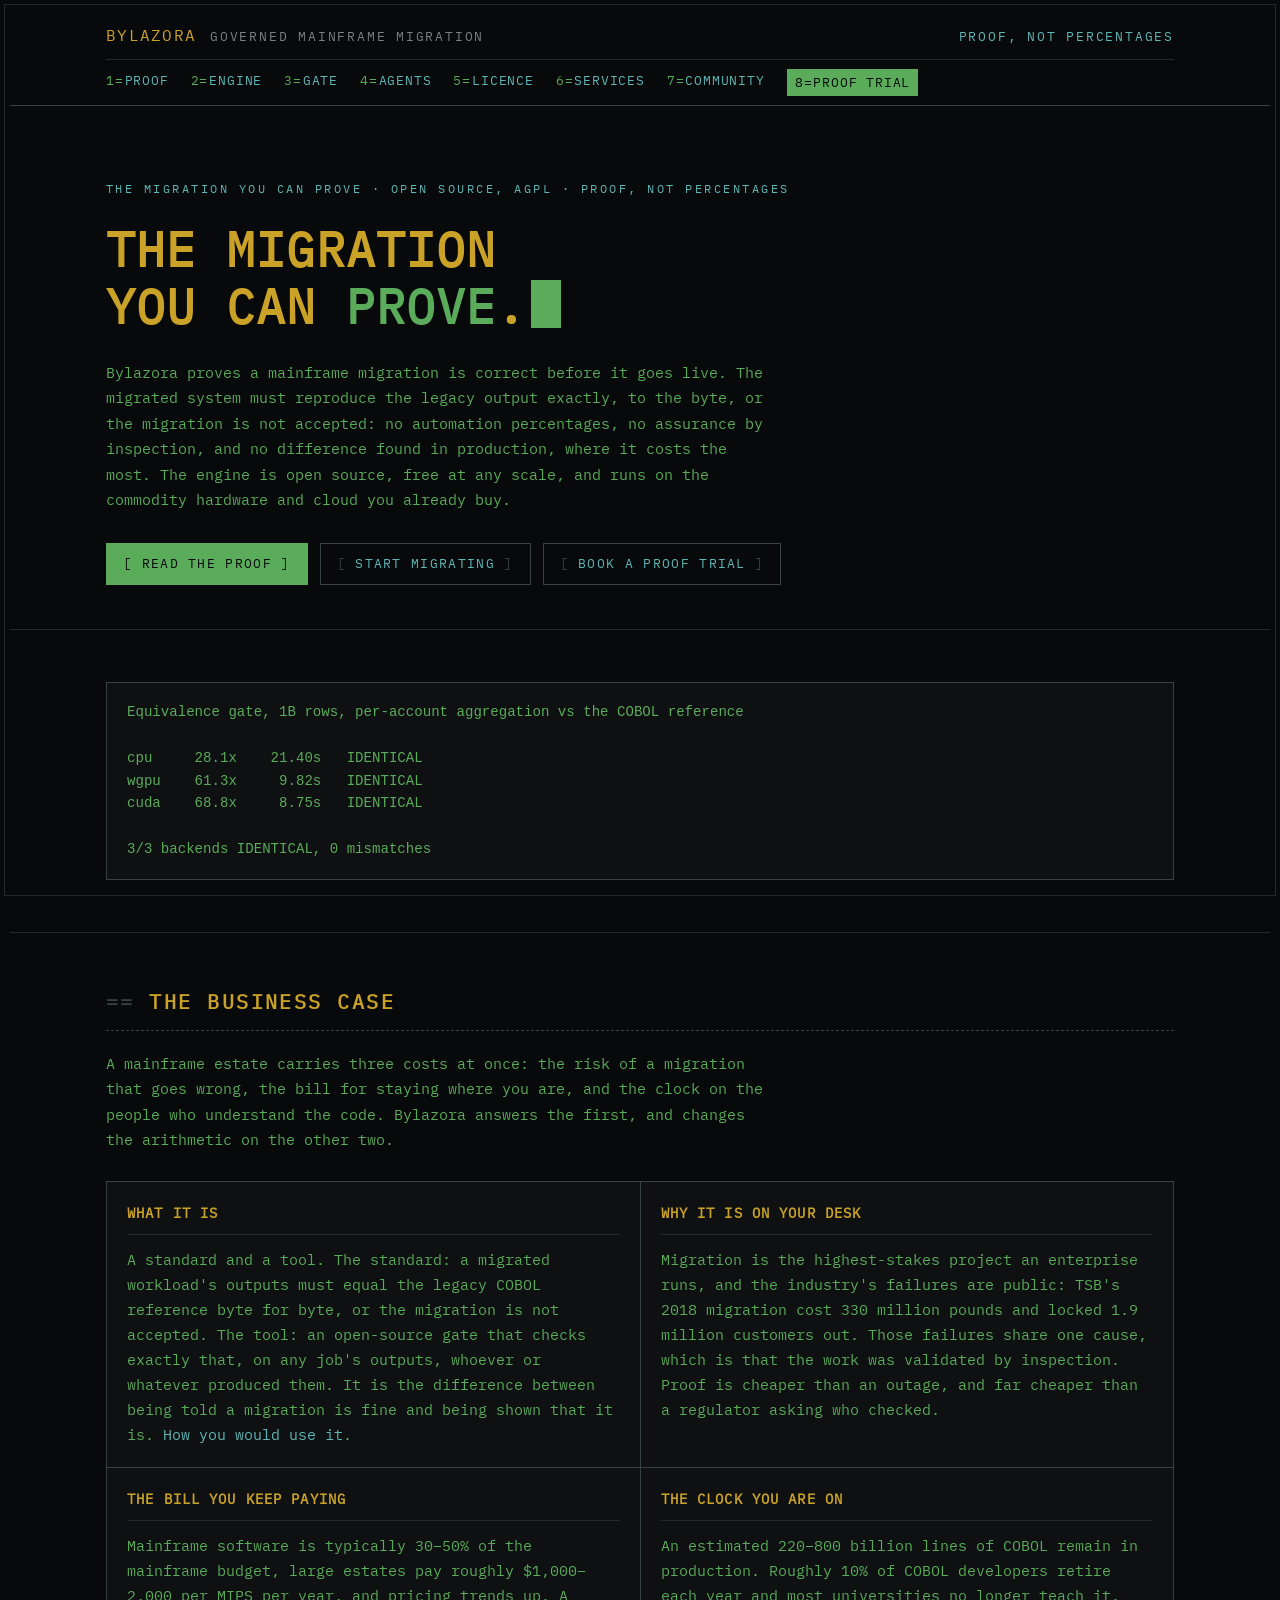
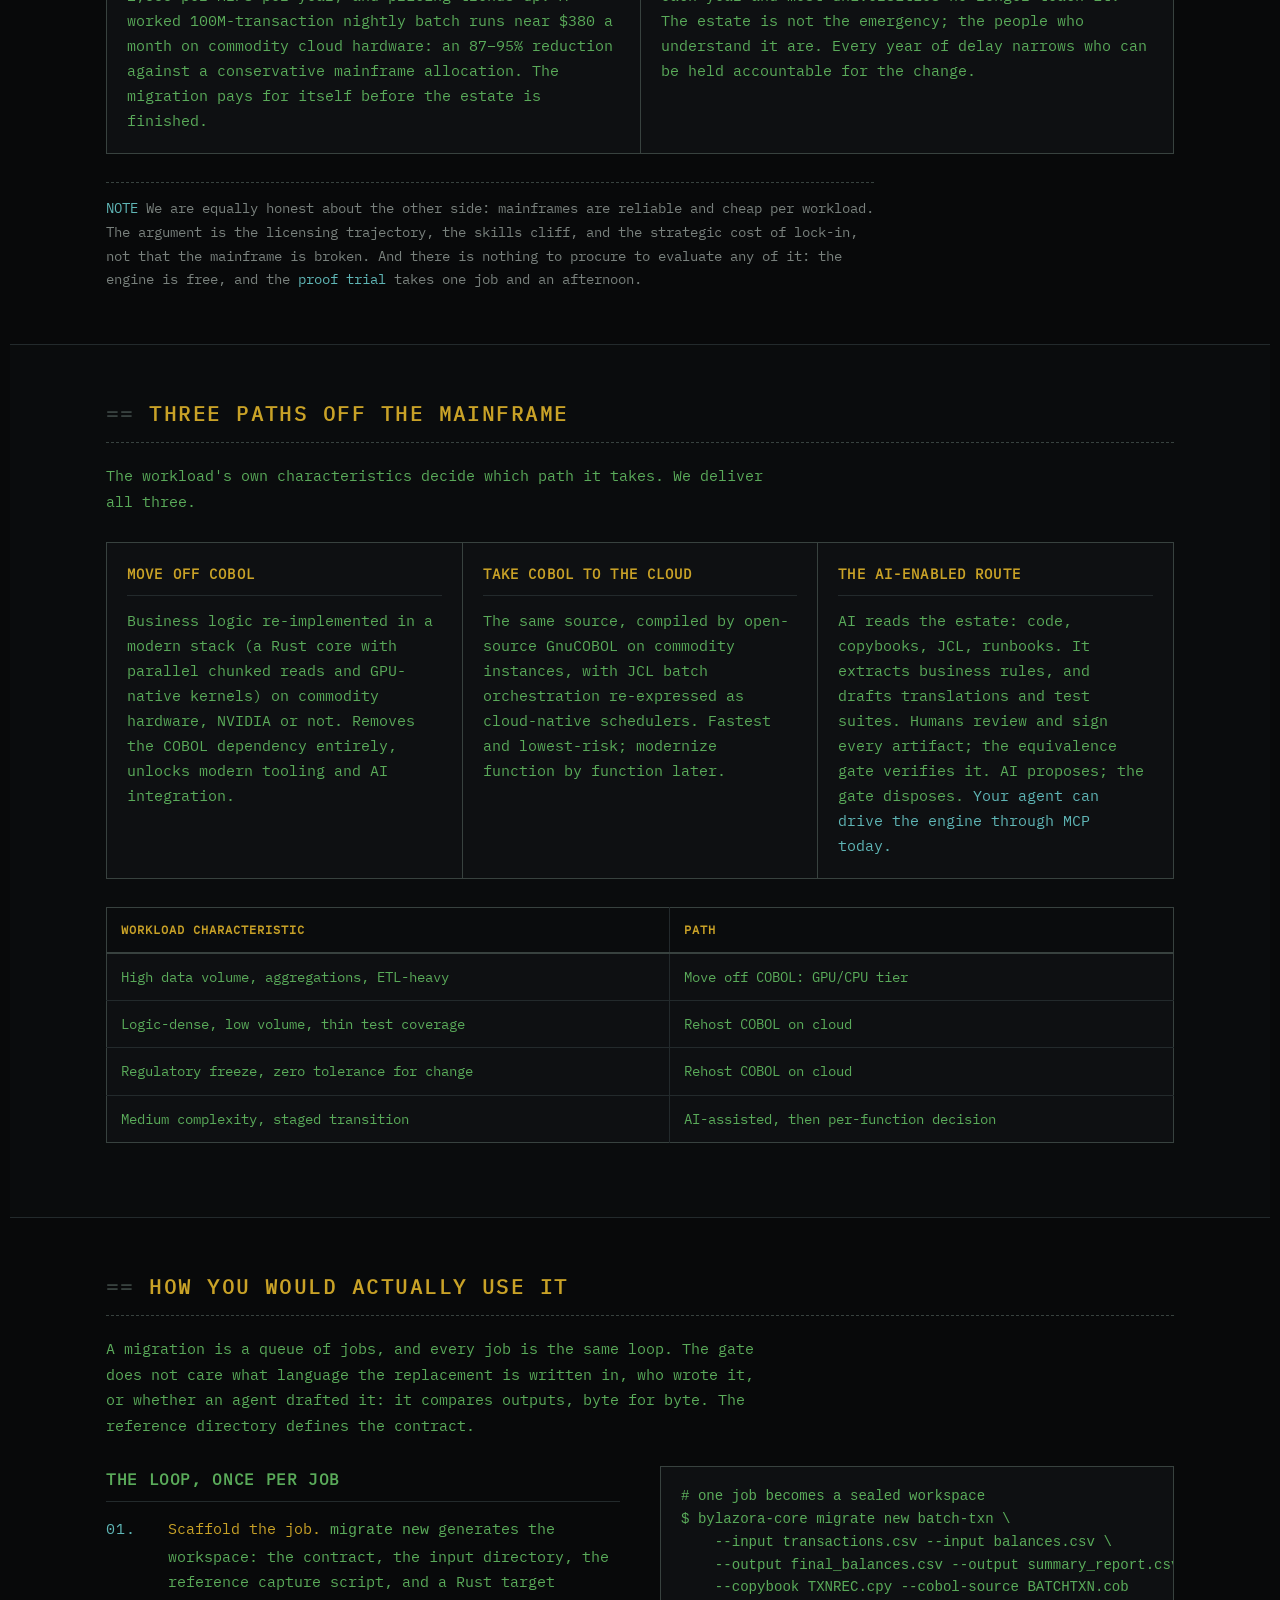
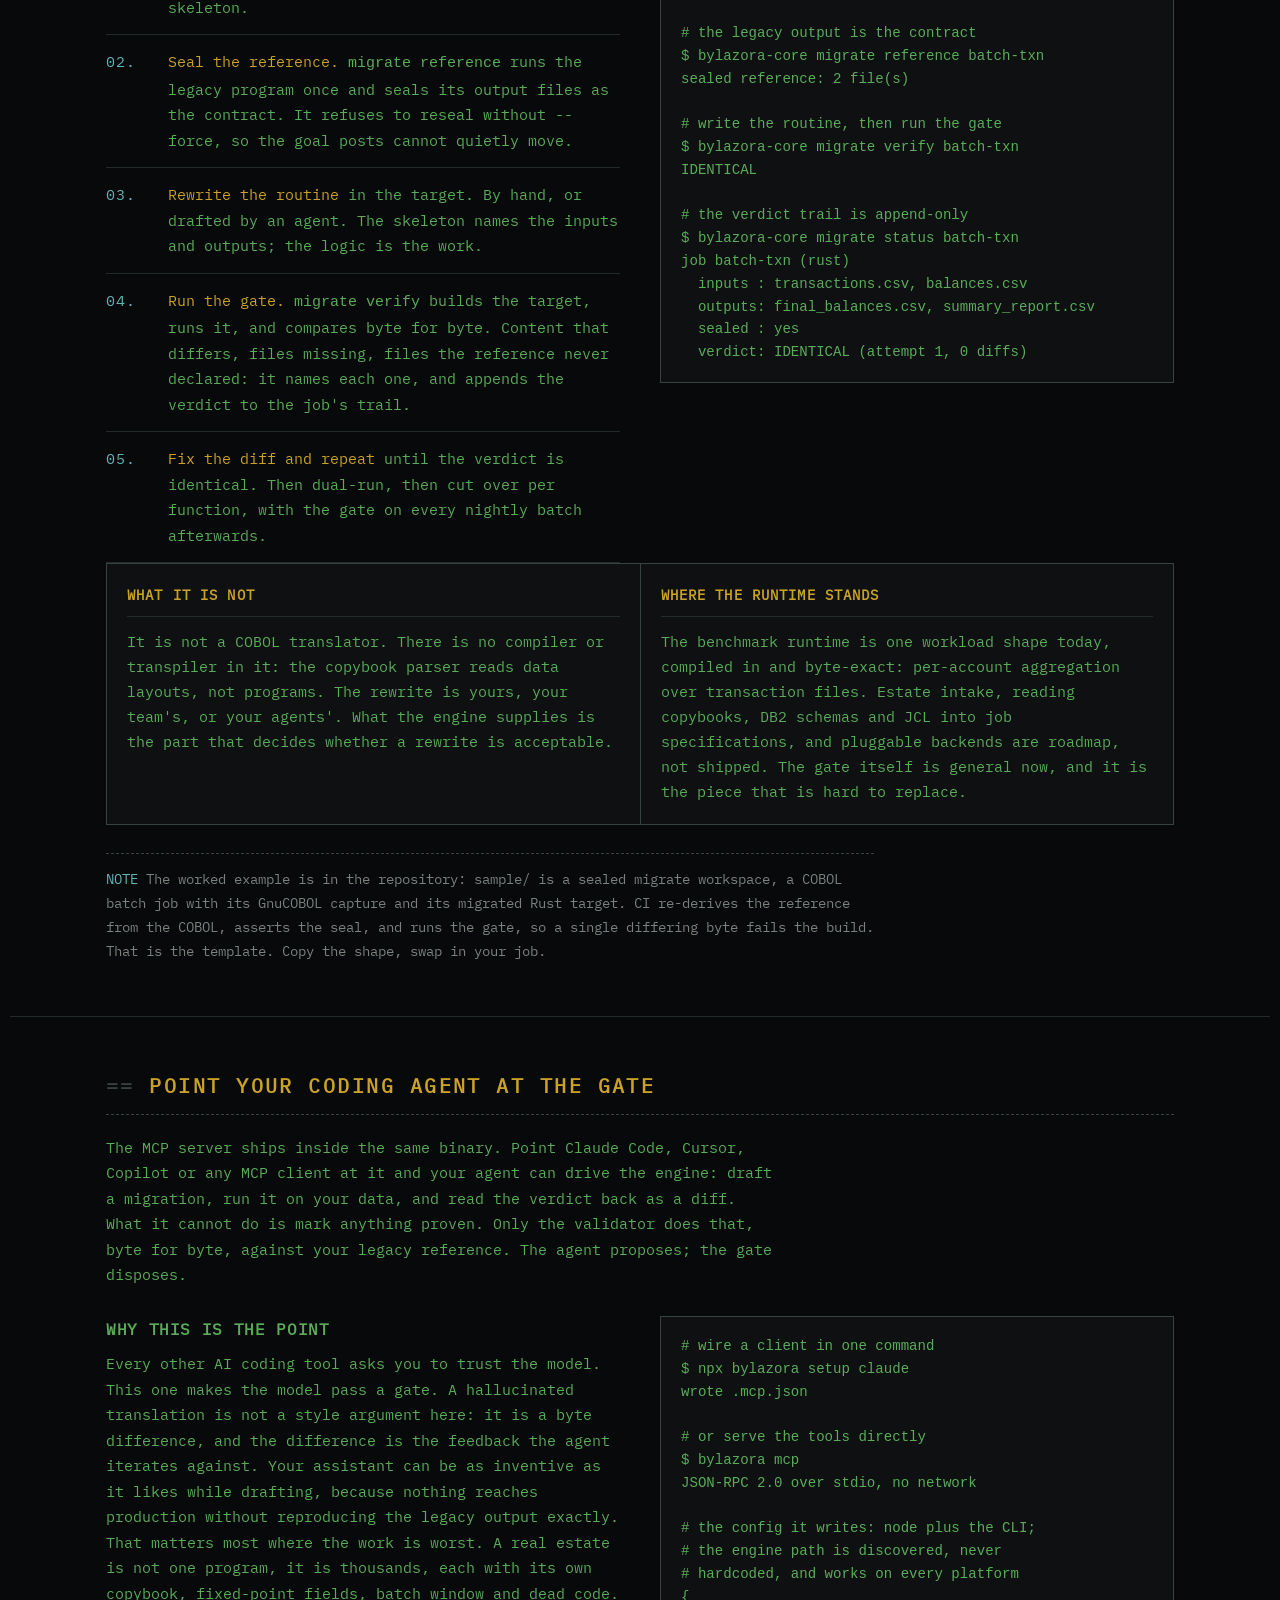
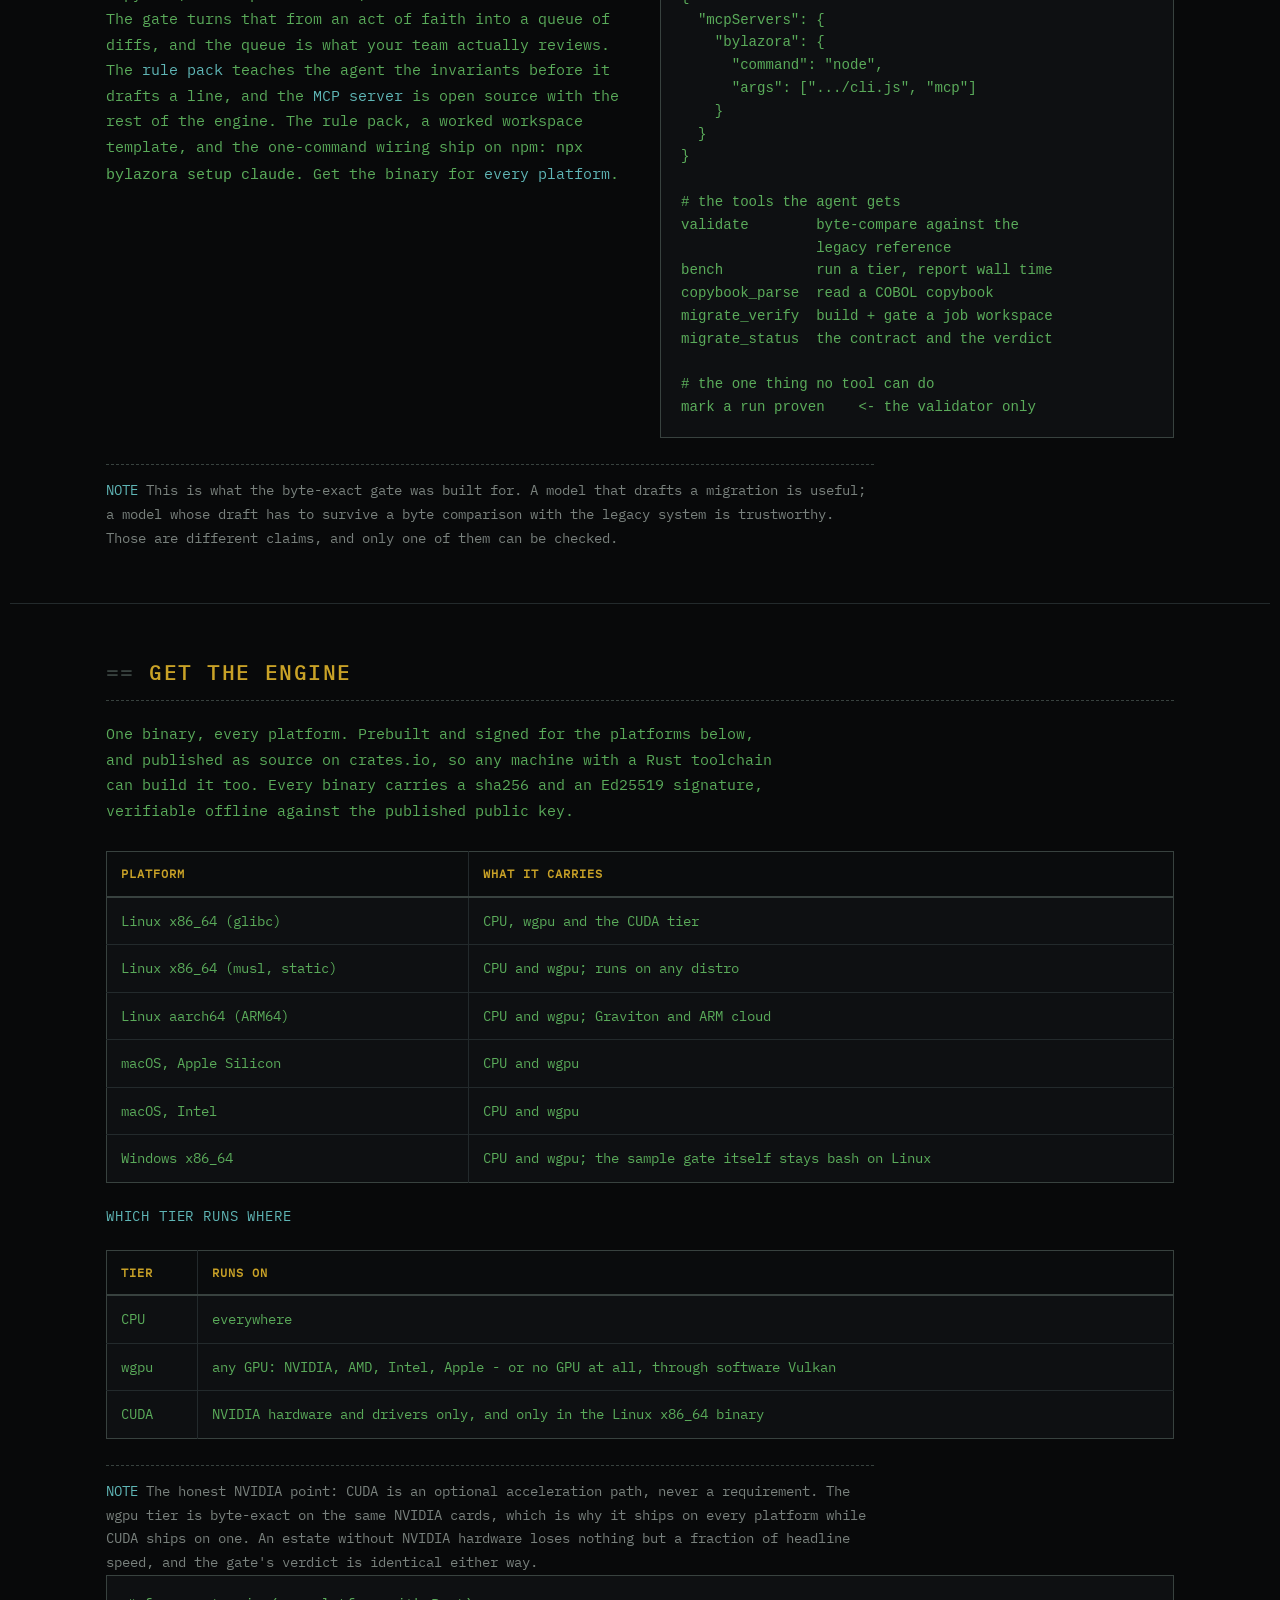
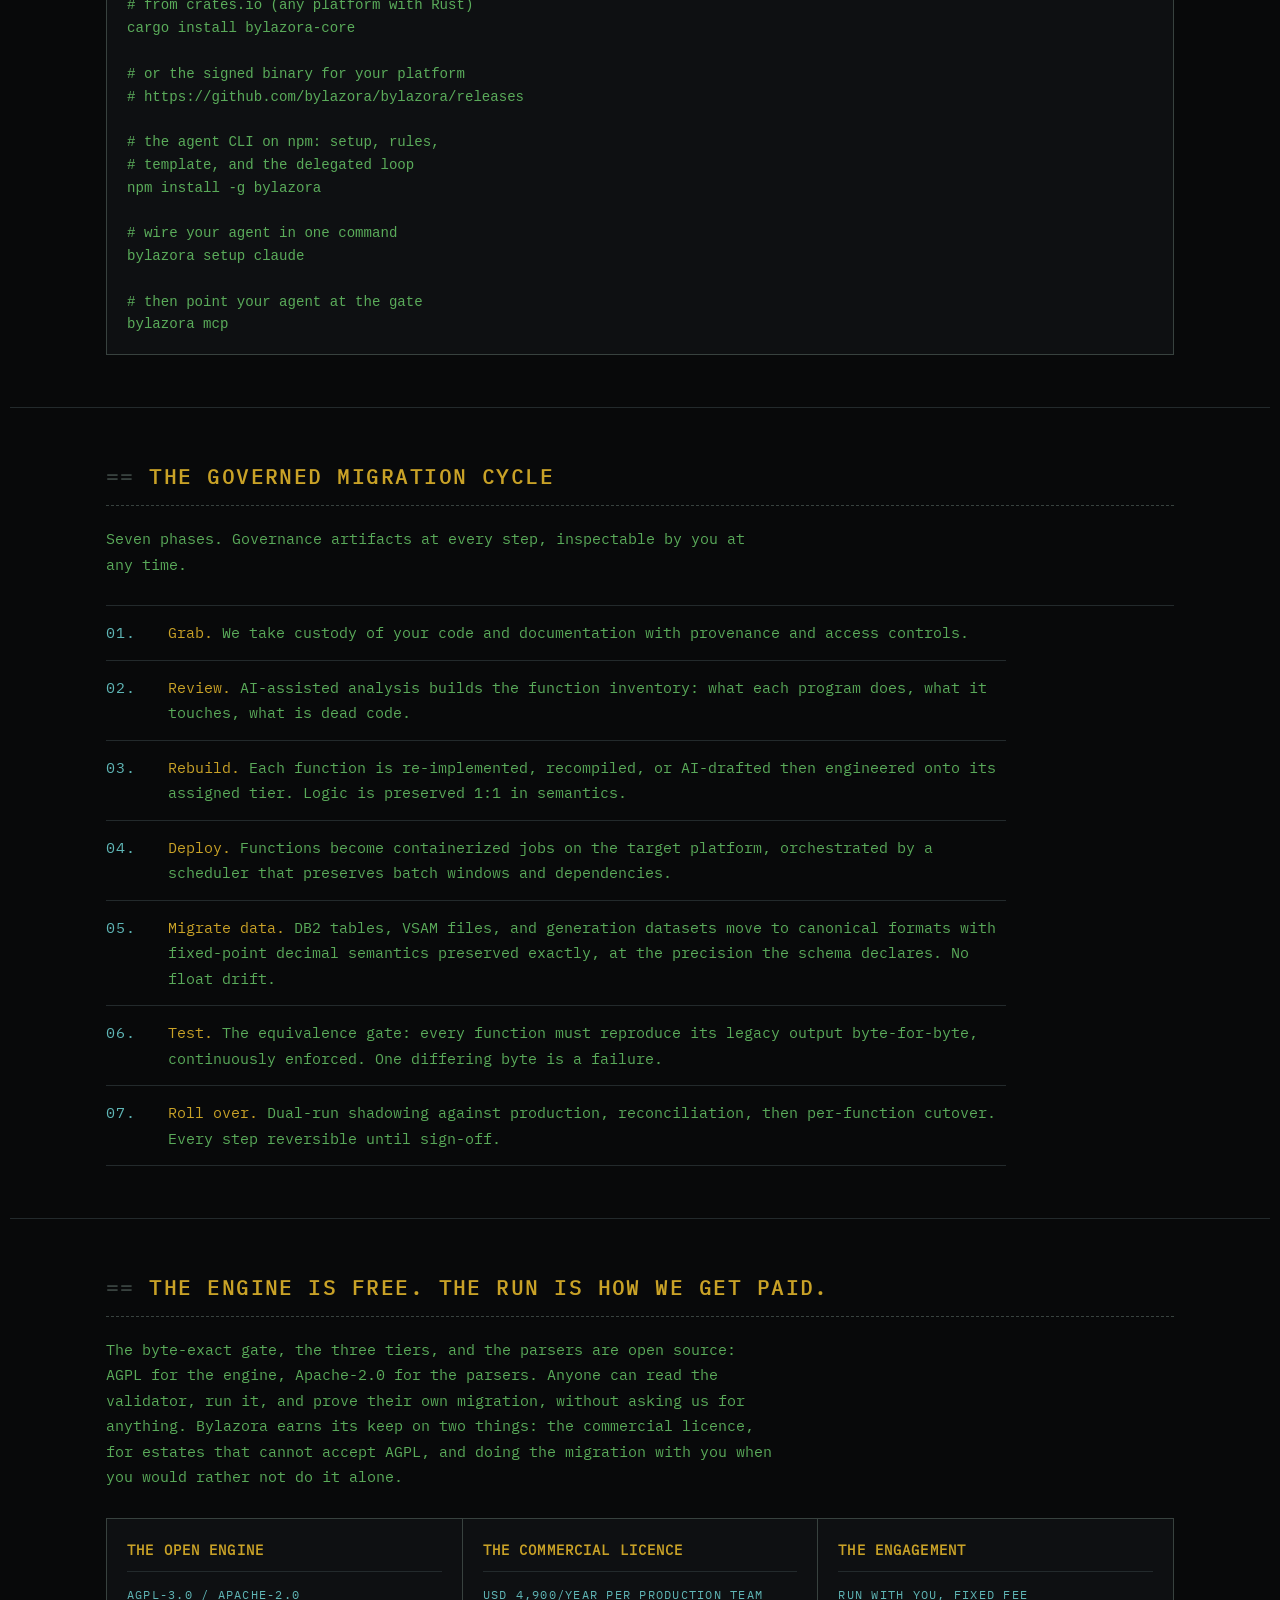
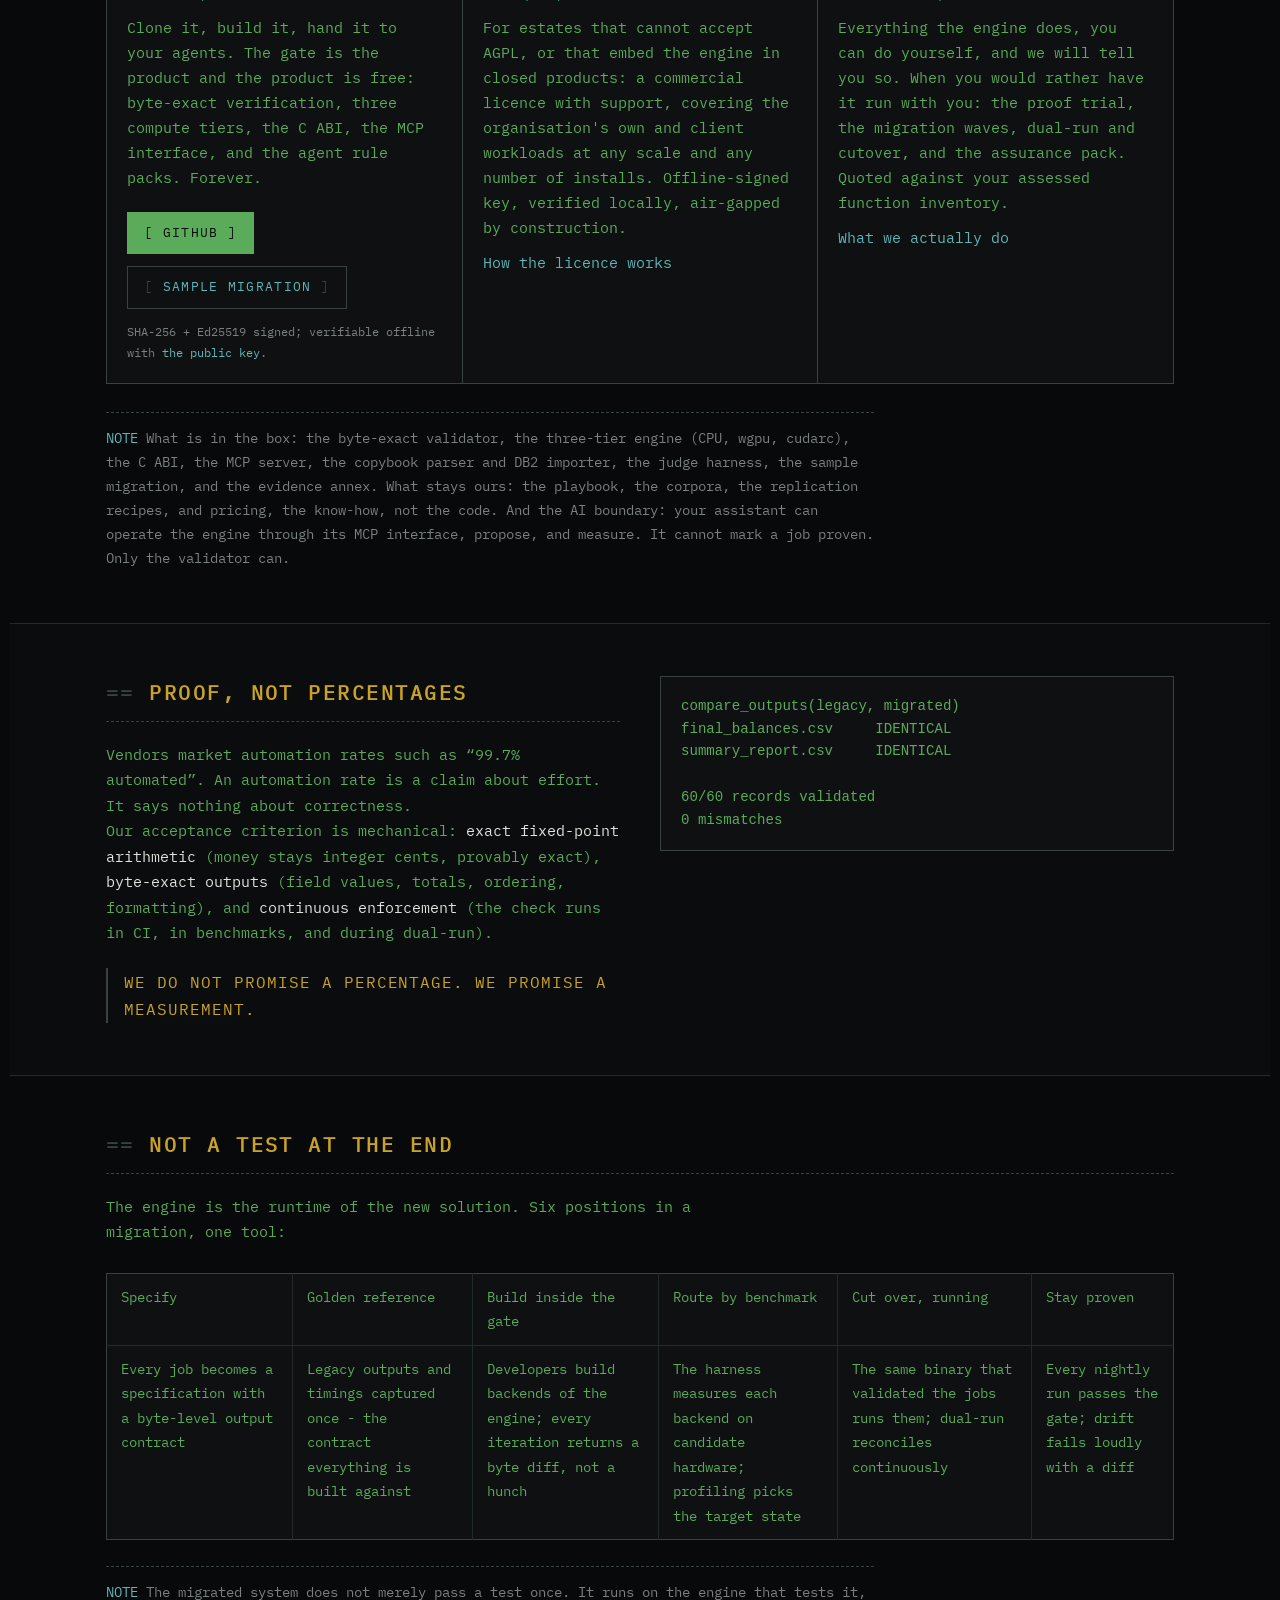
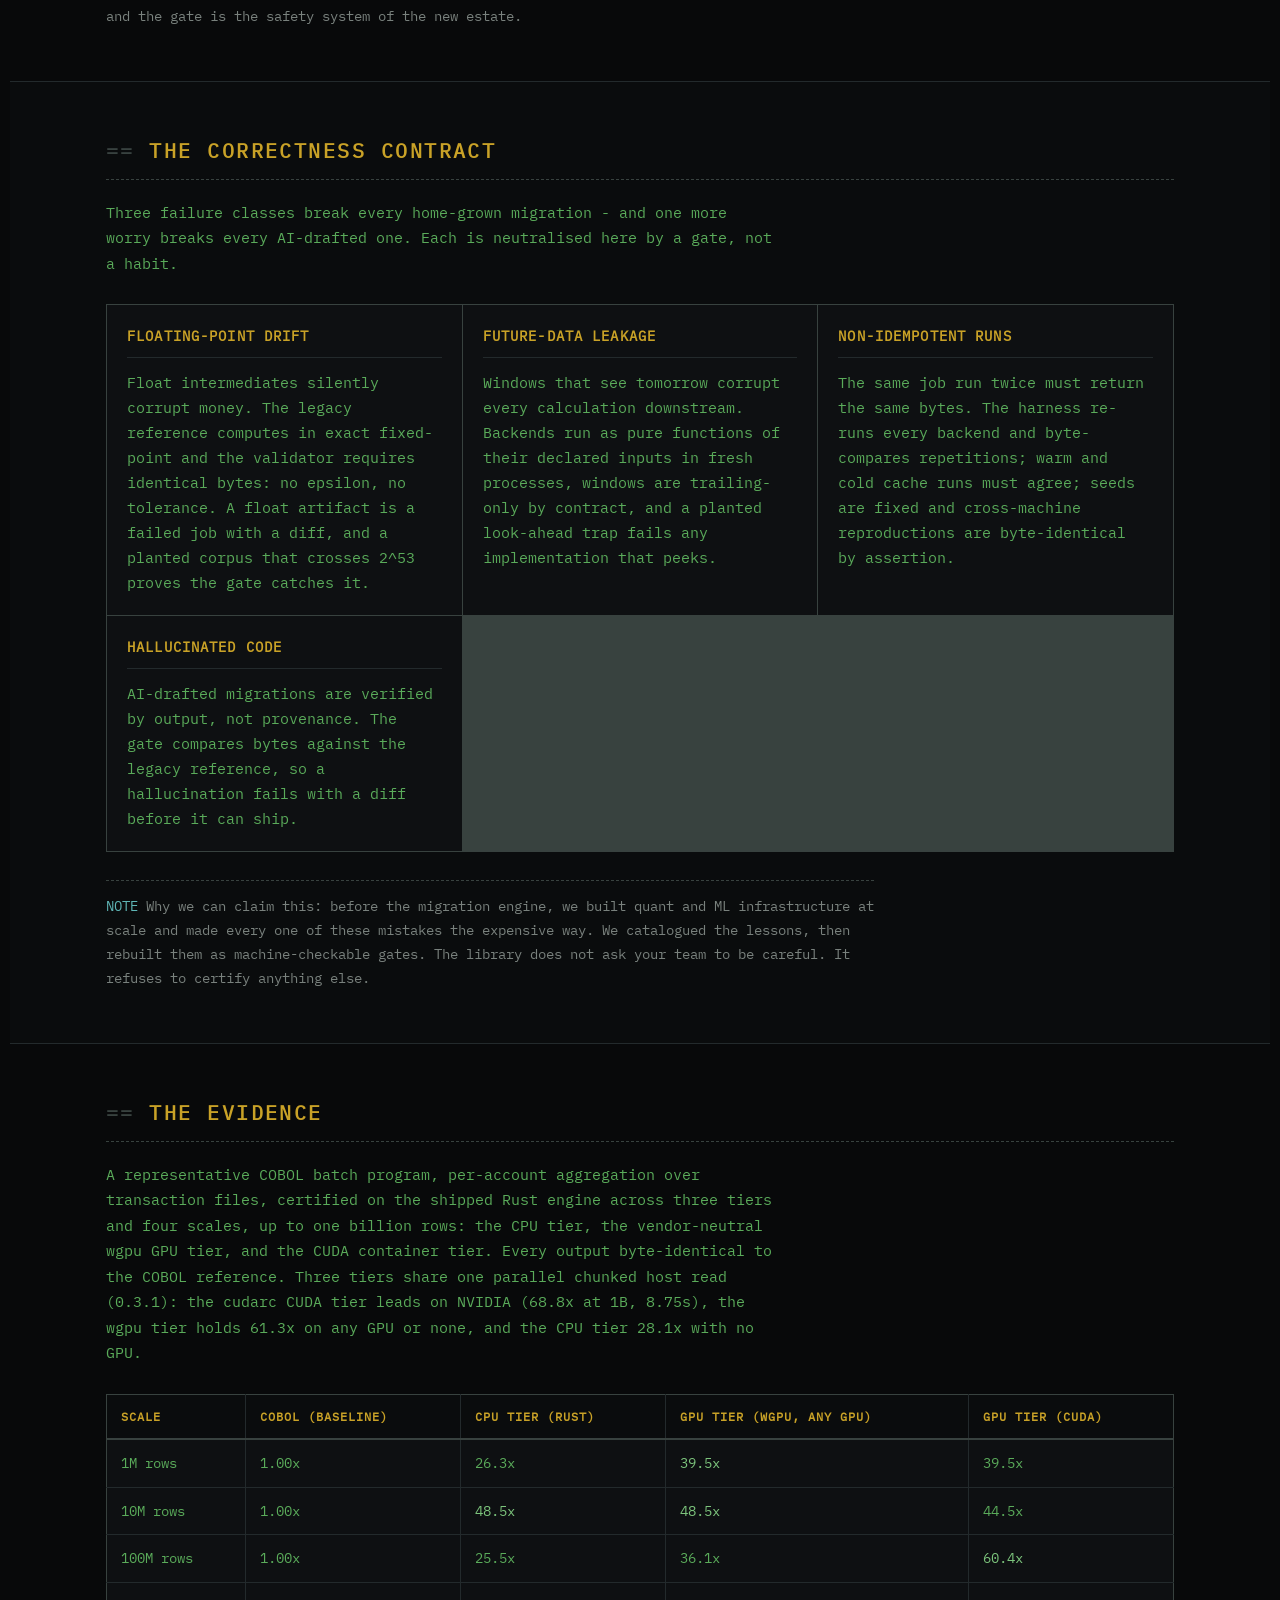
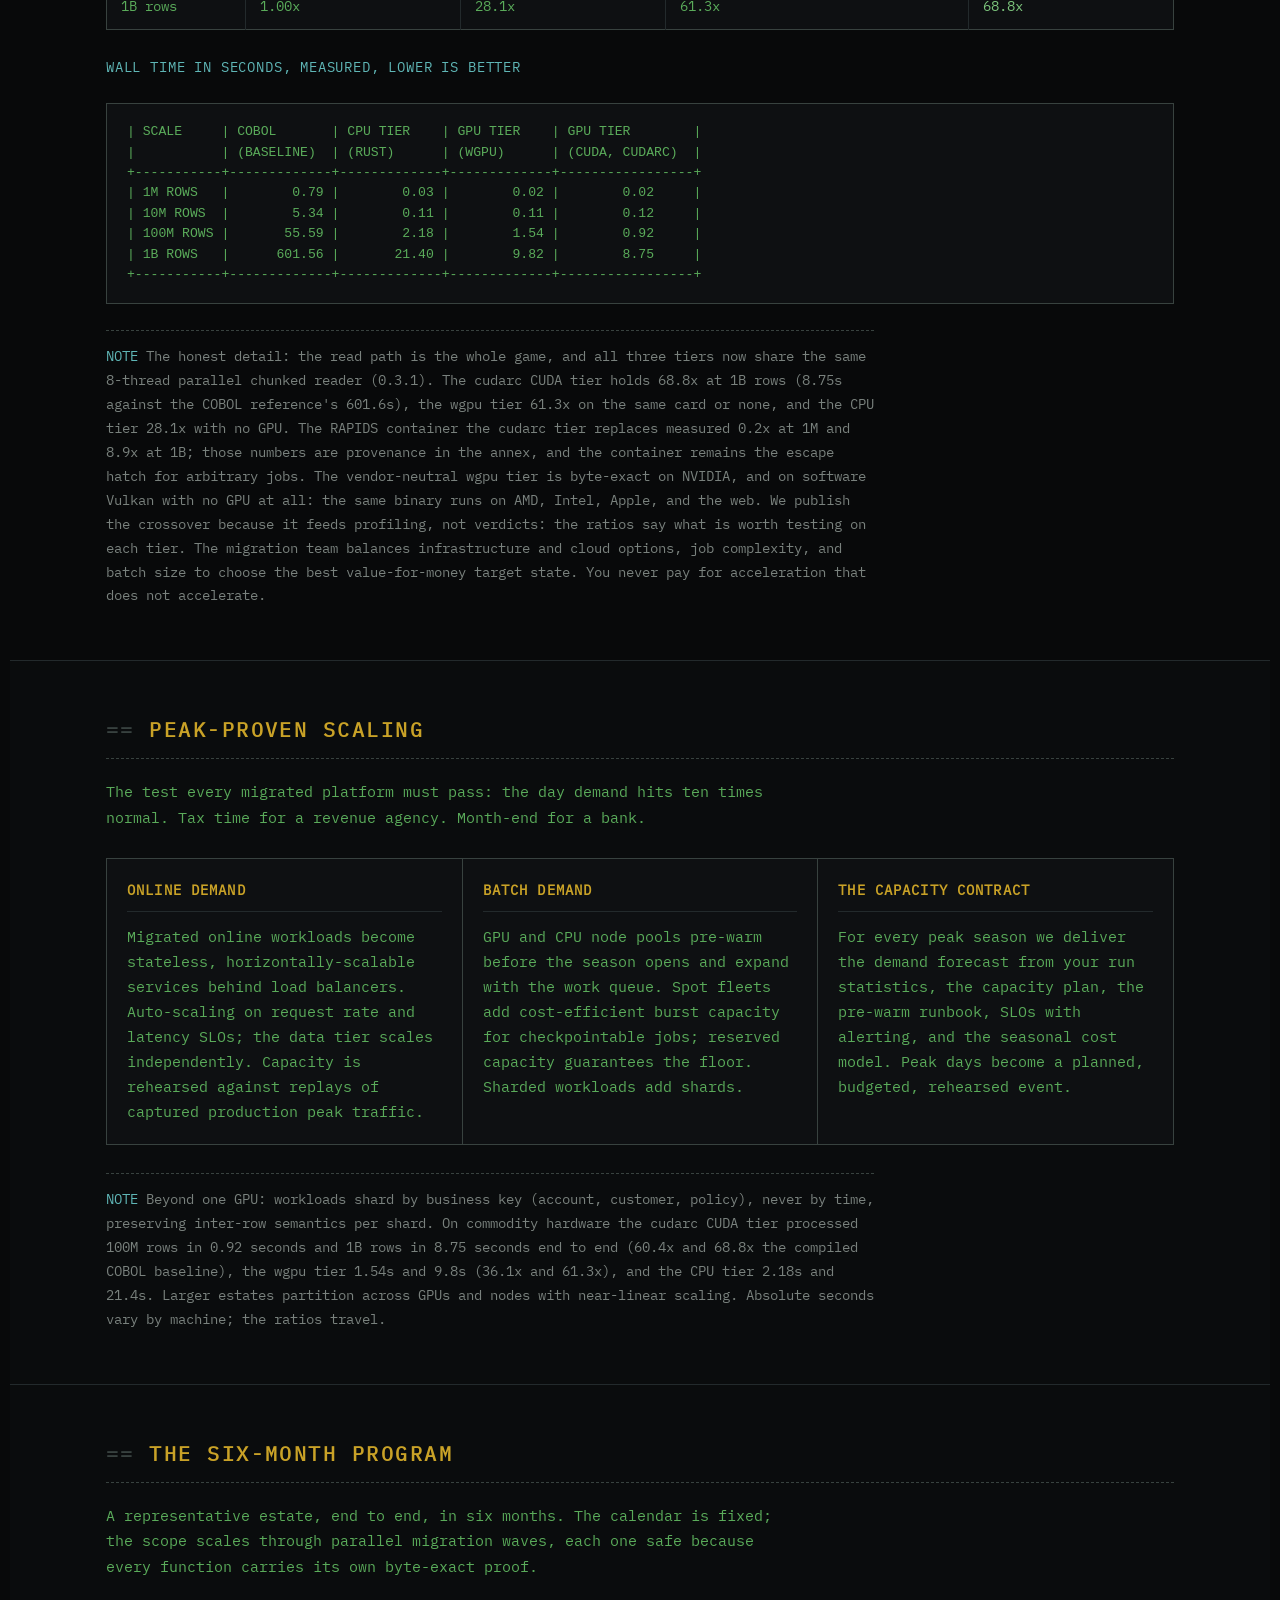
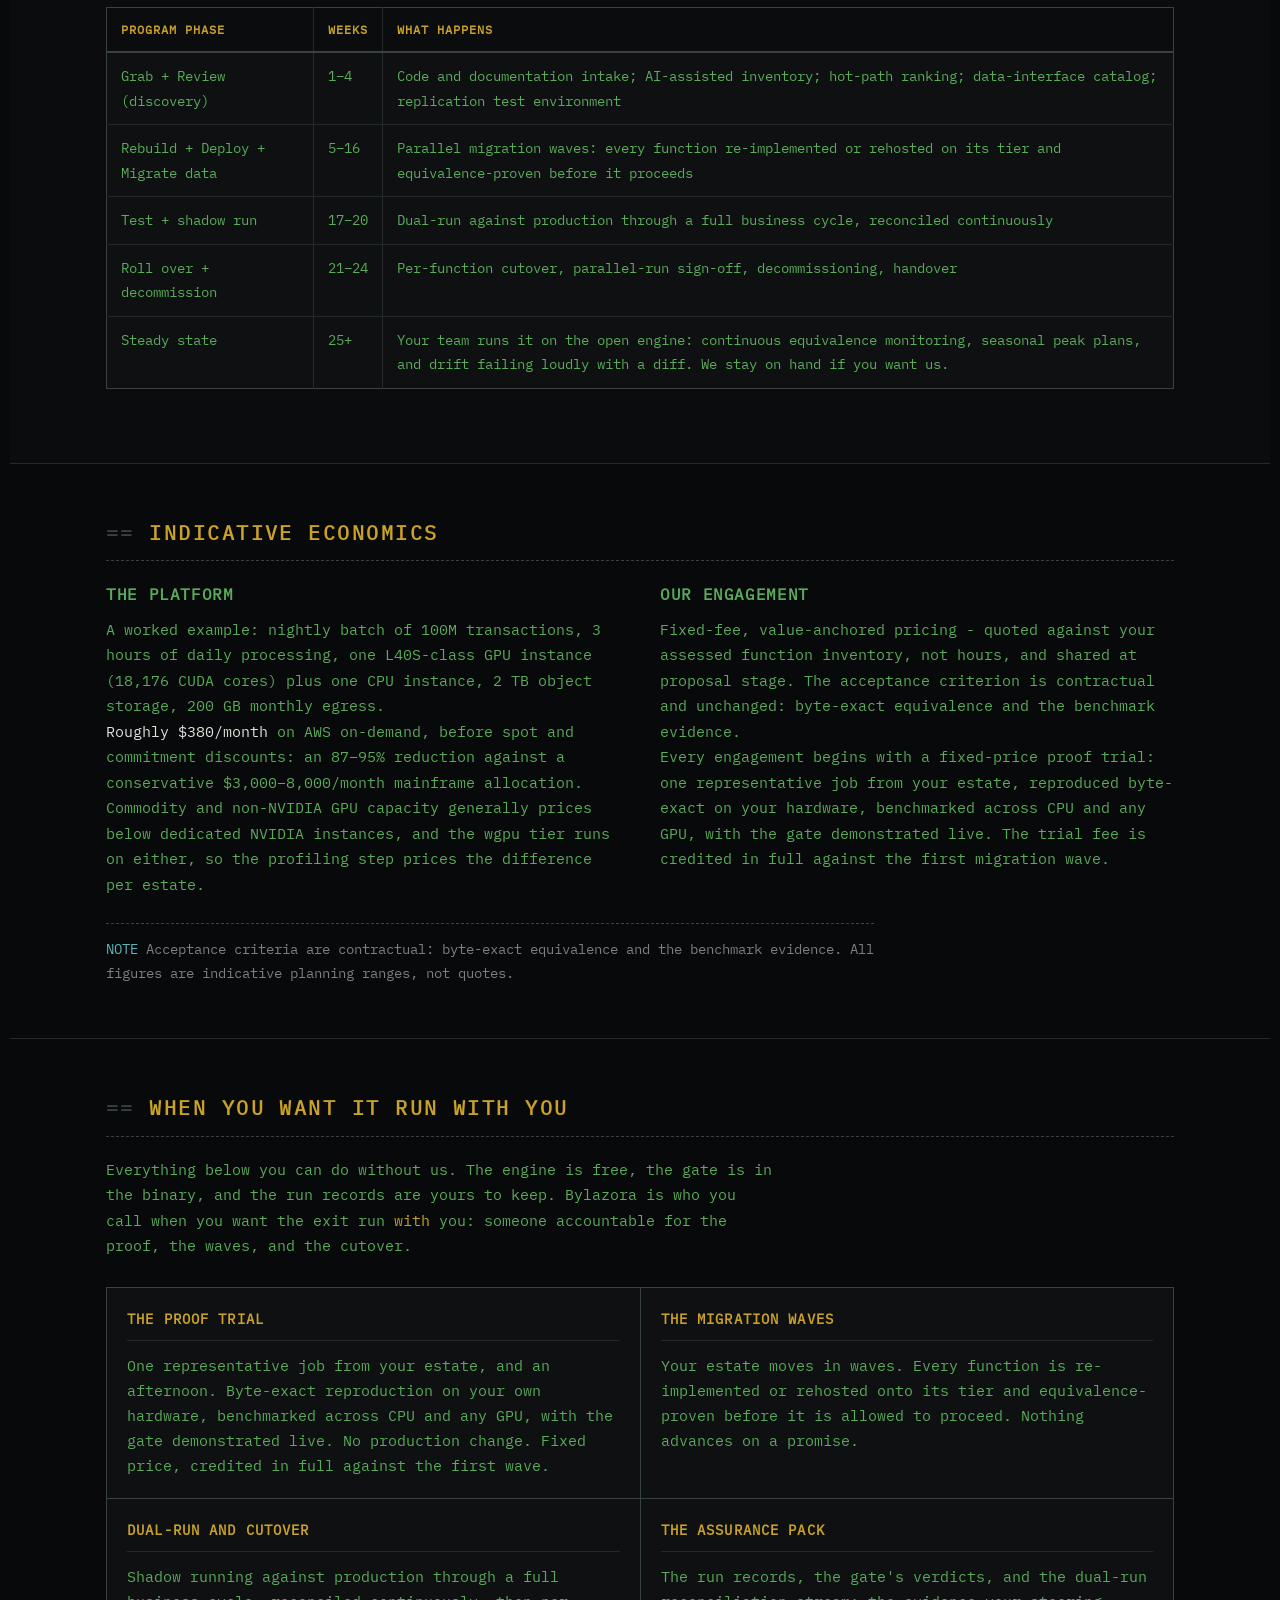
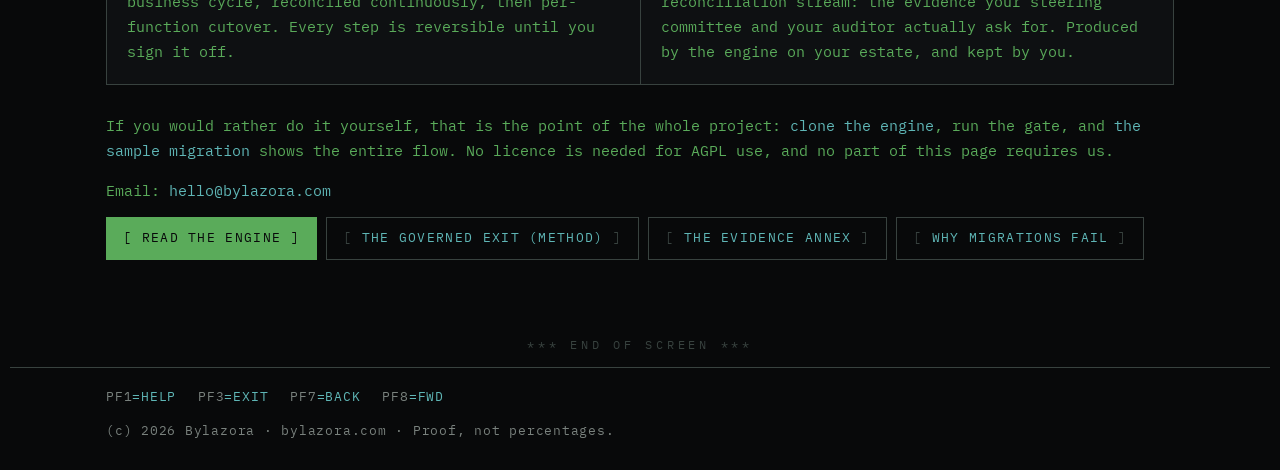
<file: index.html>
<!DOCTYPE html>
<html lang="en">
<head>
<meta charset="utf-8">
<meta name="viewport" content="width=device-width, initial-scale=1">
<title>Bylazora - Governed Mainframe Migration to GPU/CPU Cloud</title>
<meta property="og:title" content="Bylazora - the migration you can prove">
<meta property="og:description" content="The byte-exact mainframe migration standard: a migrated workload's outputs must equal the legacy COBOL reference byte for byte, or the gate fails it.">
<meta property="og:url" content="https://bylazora.com/">
<meta property="og:type" content="website">
<meta property="og:site_name" content="Bylazora">
<meta property="og:image" content="https://bylazora.com/assets/bylazora-og.png">
<meta property="og:image:width" content="1200">
<meta property="og:image:height" content="630">
<meta property="og:image:alt" content="BYLAZORA - Proof, not percentages">
<meta name="twitter:card" content="summary_large_image">
<meta name="twitter:image" content="https://bylazora.com/assets/bylazora-og.png">
<meta name="description" content="Bylazora ships the migration engine: a licensable library that moves COBOL mainframe estates to commodity hardware - CPU-only or any GPU, with or without NVIDIA - under byte-exact proof that nothing changed but the platform.">
<link rel="icon" href="assets/favicon.ico" sizes="any">
<link rel="icon" type="image/png" sizes="32x32" href="assets/favicon-32.png">
<link rel="icon" type="image/png" sizes="16x16" href="assets/favicon-16.png">
<link rel="apple-touch-icon" href="assets/apple-touch-icon.png">
<link rel="stylesheet" href="assets/style-v6.css">
</head>
<body>

<header class="site-header">
  <div class="wrap">
    <div class="screen-title">
      <a class="brand" href="index.html">BYLAZORA</a>
      <span class="screen-sub">GOVERNED MAINFRAME MIGRATION</span>
      <span class="screen-right">PROOF, NOT PERCENTAGES</span>
    </div>
    <nav class="pf-row">
      <a href="#evidence"><span class="pf-key">1=</span>PROOF</a>
      <a href="#paths"><span class="pf-key">2=</span>ENGINE</a>
      <a href="#equivalence"><span class="pf-key">3=</span>GATE</a>
      <a href="#agents"><span class="pf-key">4=</span>AGENTS</a>
      <a href="licence.html"><span class="pf-key">5=</span>LICENCE</a>
      <a href="#engage"><span class="pf-key">6=</span>SERVICES</a>
      <a href="community.html"><span class="pf-key">7=</span>COMMUNITY</a>
      <a class="is-cta" href="#engage"><span class="pf-key">8=</span>PROOF TRIAL</a>
    </nav>
  </div>
</header>

<section class="hero">
  <div class="wrap">
    <p class="kicker">The migration you can prove &middot; Open source, AGPL &middot; Proof, not percentages</p>
    <h1>The migration<br>you can <span class="accent">prove</span>.<span class="cursor" aria-hidden="true"></span></h1>
    <p class="lede">Bylazora proves a mainframe migration is correct before it goes live. The migrated system must reproduce the legacy output exactly, to the byte, or the migration is not accepted: no automation percentages, no assurance by inspection, and no difference found in production, where it costs the most. The engine is open source, free at any scale, and runs on the commodity hardware and cloud you already buy.</p>
    <div class="hero-ctas">
      <a class="btn btn-primary" href="evidence.html">Read the proof</a>
      <a class="btn btn-ghost" href="#download">Start migrating</a>
      <a class="btn btn-ghost" href="#engage">Book a proof trial</a>
    </div>
  </div>
</section>

<section class="section">
  <div class="wrap">
    <div class="codeblock">
      <pre><code>Equivalence gate, 1B rows, per-account aggregation vs the COBOL reference

cpu     28.1x    21.40s   IDENTICAL
wgpu    61.3x     9.82s   IDENTICAL
cuda    68.8x     8.75s   IDENTICAL

3/3 backends IDENTICAL, 0 mismatches</code></pre>
    </div>
  </div>
</section>

<section id="problem" class="section">
  <div class="wrap">
    <h2>The business case</h2>
    <p class="section-lede">A mainframe estate carries three costs at once: the risk of a migration that goes wrong, the bill for staying where you are, and the clock on the people who understand the code. Bylazora answers the first, and changes the arithmetic on the other two.</p>
    <div class="grid-2x2">
      <div class="card">
        <h3>What it is</h3>
        <p>A standard and a tool. The standard: a migrated workload's outputs must equal the legacy COBOL reference byte for byte, or the migration is not accepted. The tool: an open-source gate that checks exactly that, on any job's outputs, whoever or whatever produced them. It is the difference between being told a migration is fine and being shown that it is. <a href="#how">How you would use it</a>.</p>
      </div>
      <div class="card">
        <h3>Why it is on your desk</h3>
        <p>Migration is the highest-stakes project an enterprise runs, and the industry's failures are public: TSB's 2018 migration cost 330 million pounds and locked 1.9 million customers out. Those failures share one cause, which is that the work was validated by inspection. Proof is cheaper than an outage, and far cheaper than a regulator asking who checked.</p>
      </div>
      <div class="card">
        <h3>The bill you keep paying</h3>
        <p>Mainframe software is typically 30&ndash;50% of the mainframe budget, large estates pay roughly $1,000&ndash;2,000 per MIPS per year, and pricing trends up. A worked 100M-transaction nightly batch runs near $380 a month on commodity cloud hardware: an 87&ndash;95% reduction against a conservative mainframe allocation. The migration pays for itself before the estate is finished.</p>
      </div>
      <div class="card">
        <h3>The clock you are on</h3>
        <p>An estimated 220&ndash;800 billion lines of COBOL remain in production. Roughly 10% of COBOL developers retire each year and most universities no longer teach it. The estate is not the emergency; the people who understand it are. Every year of delay narrows who can be held accountable for the change.</p>
      </div>
    </div>
    <p class="note">We are equally honest about the other side: mainframes are reliable and cheap per workload. The argument is the licensing trajectory, the skills cliff, and the strategic cost of lock-in, not that the mainframe is broken. And there is nothing to procure to evaluate any of it: the engine is free, and the <a href="#engage">proof trial</a> takes one job and an afternoon.</p>
  </div>
</section>

<section id="paths" class="section alt">
  <div class="wrap">
    <h2>Three paths off the mainframe</h2>
    <p class="section-lede">The workload's own characteristics decide which path it takes. We deliver all three.</p>
    <div class="three-col">
      <div class="card">
        <h3>Move off COBOL</h3>
        <p>Business logic re-implemented in a modern stack (a Rust core with parallel chunked reads and GPU-native kernels) on commodity hardware, NVIDIA or not. Removes the COBOL dependency entirely, unlocks modern tooling and AI integration.</p>
      </div>
      <div class="card">
        <h3>Take COBOL to the cloud</h3>
        <p>The same source, compiled by open-source GnuCOBOL on commodity instances, with JCL batch orchestration re-expressed as cloud-native schedulers. Fastest and lowest-risk; modernize function by function later.</p>
      </div>
      <div class="card">
        <h3>The AI-enabled route</h3>
        <p>AI reads the estate: code, copybooks, JCL, runbooks. It extracts business rules, and drafts translations and test suites. Humans review and sign every artifact; the equivalence gate verifies it. AI proposes; the gate disposes. <a href="#agents">Your agent can drive the engine through MCP today.</a></p>
      </div>
    </div>
    <table>
      <tr><th>Workload characteristic</th><th>Path</th></tr>
      <tr><td>High data volume, aggregations, ETL-heavy</td><td>Move off COBOL: GPU/CPU tier</td></tr>
      <tr><td>Logic-dense, low volume, thin test coverage</td><td>Rehost COBOL on cloud</td></tr>
      <tr><td>Regulatory freeze, zero tolerance for change</td><td>Rehost COBOL on cloud</td></tr>
      <tr><td>Medium complexity, staged transition</td><td>AI-assisted, then per-function decision</td></tr>
    </table>
  </div>
</section>

<section id="how" class="section">
  <div class="wrap">
    <h2>How you would actually use it</h2>
    <p class="section-lede">A migration is a queue of jobs, and every job is the same loop. The gate does not care what language the replacement is written in, who wrote it, or whether an agent drafted it: it compares outputs, byte for byte. The reference directory defines the contract.</p>
    <div class="two-col">
      <div>
        <h3>The loop, once per job</h3>
        <ol class="cycle">
          <li><strong>Scaffold the job.</strong> <code>migrate new</code> generates the workspace: the contract, the input directory, the reference capture script, and a Rust target skeleton.</li>
          <li><strong>Seal the reference.</strong> <code>migrate reference</code> runs the legacy program once and seals its output files as the contract. It refuses to reseal without --force, so the goal posts cannot quietly move.</li>
          <li><strong>Rewrite the routine</strong> in the target. By hand, or drafted by an agent. The skeleton names the inputs and outputs; the logic is the work.</li>
          <li><strong>Run the gate.</strong> <code>migrate verify</code> builds the target, runs it, and compares byte for byte. Content that differs, files missing, files the reference never declared: it names each one, and appends the verdict to the job's trail.</li>
          <li><strong>Fix the diff and repeat</strong> until the verdict is identical. Then dual-run, then cut over per function, with the gate on every nightly batch afterwards.</li>
        </ol>
      </div>
      <div class="codeblock">
        <pre><code># one job becomes a sealed workspace
$ bylazora-core migrate new batch-txn \
    --input transactions.csv --input balances.csv \
    --output final_balances.csv --output summary_report.csv \
    --copybook TXNREC.cpy --cobol-source BATCHTXN.cob

# the legacy output is the contract
$ bylazora-core migrate reference batch-txn
sealed reference: 2 file(s)

# write the routine, then run the gate
$ bylazora-core migrate verify batch-txn
IDENTICAL

# the verdict trail is append-only
$ bylazora-core migrate status batch-txn
job batch-txn (rust)
  inputs : transactions.csv, balances.csv
  outputs: final_balances.csv, summary_report.csv
  sealed : yes
  verdict: IDENTICAL (attempt 1, 0 diffs)</code></pre>
      </div>
    </div>
    <div class="grid-2x2">
      <div class="card">
        <h3>What it is not</h3>
        <p>It is not a COBOL translator. There is no compiler or transpiler in it: the copybook parser reads data layouts, not programs. The rewrite is yours, your team's, or your agents'. What the engine supplies is the part that decides whether a rewrite is acceptable.</p>
      </div>
      <div class="card">
        <h3>Where the runtime stands</h3>
        <p>The benchmark runtime is one workload shape today, compiled in and byte-exact: per-account aggregation over transaction files. Estate intake, reading copybooks, DB2 schemas and JCL into job specifications, and pluggable backends are roadmap, not shipped. The gate itself is general now, and it is the piece that is hard to replace.</p>
      </div>
    </div>
    <p class="note">The worked example is in the repository: sample/ is a sealed migrate workspace, a COBOL batch job with its GnuCOBOL capture and its migrated Rust target. CI re-derives the reference from the COBOL, asserts the seal, and runs the gate, so a single differing byte fails the build. That is the template. Copy the shape, swap in your job.</p>
  </div>
</section>

<section id="agents" class="section">
  <div class="wrap">
    <h2>Point your coding agent at the gate</h2>
    <p class="section-lede">The MCP server ships inside the same binary. Point Claude Code, Cursor, Copilot or any MCP client at it and your agent can drive the engine: draft a migration, run it on your data, and read the verdict back as a diff. What it cannot do is mark anything proven. Only the validator does that, byte for byte, against your legacy reference. The agent proposes; the gate disposes.</p>
    <div class="two-col">
      <div>
        <h3>Why this is the point</h3>
        <p>Every other AI coding tool asks you to trust the model. This one makes the model pass a gate. A hallucinated translation is not a style argument here: it is a byte difference, and the difference is the feedback the agent iterates against. Your assistant can be as inventive as it likes while drafting, because nothing reaches production without reproducing the legacy output exactly.</p>
        <p>That matters most where the work is worst. A real estate is not one program, it is thousands, each with its own copybook, fixed-point fields, batch window and dead code. The gate turns that from an act of faith into a queue of diffs, and the queue is what your team actually reviews.</p>
        <p>The <a href="https://github.com/bylazora/bylazora/tree/main/agents">rule pack</a> teaches the agent the invariants before it drafts a line, and the <a href="https://github.com/bylazora/bylazora/tree/main/engine/src/mcp.rs">MCP server</a> is open source with the rest of the engine. The rule pack, a worked workspace template, and the one-command wiring ship on npm: <code>npx bylazora setup claude</code>. Get the binary for <a href="#download">every platform</a>.</p>
      </div>
      <div class="codeblock">
        <pre><code># wire a client in one command
$ npx bylazora setup claude
wrote .mcp.json

# or serve the tools directly
$ bylazora mcp
JSON-RPC 2.0 over stdio, no network

# the config it writes: node plus the CLI;
# the engine path is discovered, never
# hardcoded, and works on every platform
{
  "mcpServers": {
    "bylazora": {
      "command": "node",
      "args": [".../cli.js", "mcp"]
    }
  }
}

# the tools the agent gets
validate        byte-compare against the
                legacy reference
bench           run a tier, report wall time
copybook_parse  read a COBOL copybook
migrate_verify  build + gate a job workspace
migrate_status  the contract and the verdict

# the one thing no tool can do
mark a run proven    <- the validator only</code></pre>
      </div>
    </div>
    <p class="note">This is what the byte-exact gate was built for. A model that drafts a migration is useful; a model whose draft has to survive a byte comparison with the legacy system is trustworthy. Those are different claims, and only one of them can be checked.</p>
  </div>
</section>

<section id="download" class="section">
  <div class="wrap">
    <h2>Get the engine</h2>
    <p class="section-lede">One binary, every platform. Prebuilt and signed for the platforms below, and published as source on crates.io, so any machine with a Rust toolchain can build it too. Every binary carries a sha256 and an Ed25519 signature, verifiable offline against the published public key.</p>
    <table>
      <tr><th>Platform</th><th>What it carries</th></tr>
      <tr><td>Linux x86_64 (glibc)</td><td>CPU, wgpu and the CUDA tier</td></tr>
      <tr><td>Linux x86_64 (musl, static)</td><td>CPU and wgpu; runs on any distro</td></tr>
      <tr><td>Linux aarch64 (ARM64)</td><td>CPU and wgpu; Graviton and ARM cloud</td></tr>
      <tr><td>macOS, Apple Silicon</td><td>CPU and wgpu</td></tr>
      <tr><td>macOS, Intel</td><td>CPU and wgpu</td></tr>
      <tr><td>Windows x86_64</td><td>CPU and wgpu; the sample gate itself stays bash on Linux</td></tr>
    </table>
    <p class="field">Which tier runs where</p>
    <table>
      <tr><th>Tier</th><th>Runs on</th></tr>
      <tr><td>CPU</td><td>everywhere</td></tr>
      <tr><td>wgpu</td><td>any GPU: NVIDIA, AMD, Intel, Apple - or no GPU at all, through software Vulkan</td></tr>
      <tr><td>CUDA</td><td>NVIDIA hardware and drivers only, and only in the Linux x86_64 binary</td></tr>
    </table>
    <p class="note">The honest NVIDIA point: CUDA is an optional acceleration path, never a requirement. The wgpu tier is byte-exact on the same NVIDIA cards, which is why it ships on every platform while CUDA ships on one. An estate without NVIDIA hardware loses nothing but a fraction of headline speed, and the gate's verdict is identical either way.</p>
    <div class="codeblock">
      <pre><code># from crates.io (any platform with Rust)
cargo install bylazora-core

# or the signed binary for your platform
# https://github.com/bylazora/bylazora/releases

# the agent CLI on npm: setup, rules,
# template, and the delegated loop
npm install -g bylazora

# wire your agent in one command
bylazora setup claude

# then point your agent at the gate
bylazora mcp</code></pre>
    </div>
  </div>
</section>

<section id="cycle" class="section">
  <div class="wrap">
    <h2>The governed migration cycle</h2>
    <p class="section-lede">Seven phases. Governance artifacts at every step, inspectable by you at any time.</p>
    <ol class="cycle">
      <li><strong>Grab.</strong> We take custody of your code and documentation with provenance and access controls.</li>
      <li><strong>Review.</strong> AI-assisted analysis builds the function inventory: what each program does, what it touches, what is dead code.</li>
      <li><strong>Rebuild.</strong> Each function is re-implemented, recompiled, or AI-drafted then engineered onto its assigned tier. Logic is preserved 1:1 in semantics.</li>
      <li><strong>Deploy.</strong> Functions become containerized jobs on the target platform, orchestrated by a scheduler that preserves batch windows and dependencies.</li>
      <li><strong>Migrate data.</strong> DB2 tables, VSAM files, and generation datasets move to canonical formats with fixed-point decimal semantics preserved exactly, at the precision the schema declares. No float drift.</li>
      <li><strong>Test.</strong> The equivalence gate: every function must reproduce its legacy output byte-for-byte, continuously enforced. One differing byte is a failure.</li>
      <li><strong>Roll over.</strong> Dual-run shadowing against production, reconciliation, then per-function cutover. Every step reversible until sign-off.</li>
    </ol>
  </div>
</section>

<section id="licence" class="section">
  <div class="wrap">
    <h2>The engine is free. The run is how we get paid.</h2>
    <p class="section-lede">The byte-exact gate, the three tiers, and the parsers are open source: AGPL for the engine, Apache-2.0 for the parsers. Anyone can read the validator, run it, and prove their own migration, without asking us for anything. Bylazora earns its keep on two things: the commercial licence, for estates that cannot accept AGPL, and doing the migration with you when you would rather not do it alone.</p>
    <div class="three-col">
      <div class="card">
        <h3>The open engine</h3>
        <p class="tier">AGPL-3.0 / Apache-2.0</p>
        <p>Clone it, build it, hand it to your agents. The gate is the product and the product is free: byte-exact verification, three compute tiers, the C ABI, the MCP interface, and the agent rule packs. Forever.</p>
        <p><a class="btn btn-primary" href="https://github.com/bylazora">GitHub</a> <a class="btn btn-ghost" href="sample/bylazora-sample-migration.tar.gz">Sample migration</a></p>
        <p class="sig">SHA-256 + Ed25519 signed; verifiable offline with <a href="sample/bylazora-release-key.pem">the public key</a>.</p>
      </div>
      <div class="card">
        <h3>The commercial licence</h3>
        <p class="tier">USD 4,900/year per production team</p>
        <p>For estates that cannot accept AGPL, or that embed the engine in closed products: a commercial licence with support, covering the organisation's own and client workloads at any scale and any number of installs. Offline-signed key, verified locally, air-gapped by construction.</p>
        <p><a href="licence.html">How the licence works</a></p>
      </div>
      <div class="card">
        <h3>The engagement</h3>
        <p class="tier">Run with you, fixed fee</p>
        <p>Everything the engine does, you can do yourself, and we will tell you so. When you would rather have it run with you: the proof trial, the migration waves, dual-run and cutover, and the assurance pack. Quoted against your assessed function inventory.</p>
        <p><a href="#engage">What we actually do</a></p>
      </div>
    </div>
    <p class="note">What is in the box: the byte-exact validator, the three-tier engine (CPU, wgpu, cudarc), the C ABI, the MCP server, the copybook parser and DB2 importer, the judge harness, the sample migration, and the evidence annex. What stays ours: the playbook, the corpora, the replication recipes, and pricing, the know-how, not the code. And the AI boundary: your assistant can operate the engine through its MCP interface, propose, and measure. It cannot mark a job proven. Only the validator can.</p>
  </div>
</section>

<section id="equivalence" class="section alt">
  <div class="wrap two-col">
    <div>
      <h2>Proof, not percentages</h2>
      <p>Vendors market automation rates such as &ldquo;99.7% automated&rdquo;. An automation rate is a claim about effort. It says nothing about correctness.</p>
      <p>Our acceptance criterion is mechanical: <strong>exact fixed-point arithmetic</strong> (money stays integer cents, provably exact), <strong>byte-exact outputs</strong> (field values, totals, ordering, formatting), and <strong>continuous enforcement</strong> (the check runs in CI, in benchmarks, and during dual-run).</p>
      <p class="pullquote">We do not promise a percentage. We promise a measurement.</p>
    </div>
    <div class="codeblock">
      <pre><code>compare_outputs(legacy, migrated)
final_balances.csv     IDENTICAL
summary_report.csv     IDENTICAL

60/60 records validated
0 mismatches</code></pre>
    </div>
  </div>
</section>

<section id="lifecycle" class="section">
  <div class="wrap">
    <h2>Not a test at the end</h2>
    <p class="section-lede">The engine is the runtime of the new solution. Six positions in a migration, one tool:</p>
    <table class="roadmap">
      <tr><td>Specify</td><td>Golden reference</td><td>Build inside the gate</td><td>Route by benchmark</td><td>Cut over, running</td><td>Stay proven</td></tr>
      <tr><td>Every job becomes a specification with a byte-level output contract</td><td>Legacy outputs and timings captured once - the contract everything is built against</td><td>Developers build backends of the engine; every iteration returns a byte diff, not a hunch</td><td>The harness measures each backend on candidate hardware; profiling picks the target state</td><td>The same binary that validated the jobs runs them; dual-run reconciles continuously</td><td>Every nightly run passes the gate; drift fails loudly with a diff</td></tr>
    </table>
    <p class="note">The migrated system does not merely pass a test once. It runs on the engine that tests it, and the gate is the safety system of the new estate.</p>
  </div>
</section>

<section id="correctness" class="section alt">
  <div class="wrap">
    <h2>The correctness contract</h2>
    <p class="section-lede">Three failure classes break every home-grown migration - and one more worry breaks every AI-drafted one. Each is neutralised here by a gate, not a habit.</p>
    <div class="three-col">
      <div class="card">
        <h3>Floating-point drift</h3>
        <p>Float intermediates silently corrupt money. The legacy reference computes in exact fixed-point and the validator requires identical bytes: no epsilon, no tolerance. A float artifact is a failed job with a diff, and a planted corpus that crosses 2^53 proves the gate catches it.</p>
      </div>
      <div class="card">
        <h3>Future-data leakage</h3>
        <p>Windows that see tomorrow corrupt every calculation downstream. Backends run as pure functions of their declared inputs in fresh processes, windows are trailing-only by contract, and a planted look-ahead trap fails any implementation that peeks.</p>
      </div>
      <div class="card">
        <h3>Non-idempotent runs</h3>
        <p>The same job run twice must return the same bytes. The harness re-runs every backend and byte-compares repetitions; warm and cold cache runs must agree; seeds are fixed and cross-machine reproductions are byte-identical by assertion.</p>
      </div>
      <div class="card">
        <h3>Hallucinated code</h3>
        <p>AI-drafted migrations are verified by output, not provenance. The gate compares bytes against the legacy reference, so a hallucination fails with a diff before it can ship.</p>
      </div>
    </div>
    <p class="note">Why we can claim this: before the migration engine, we built quant and ML infrastructure at scale and made every one of these mistakes the expensive way. We catalogued the lessons, then rebuilt them as machine-checkable gates. The library does not ask your team to be careful. It refuses to certify anything else.</p>
  </div>
</section>

<section id="evidence" class="section">
  <div class="wrap">
    <h2>The evidence</h2>
    <p class="section-lede">A representative COBOL batch program, per-account aggregation over transaction files, certified on the shipped Rust engine across three tiers and four scales, up to one billion rows: the CPU tier, the vendor-neutral wgpu GPU tier, and the CUDA container tier. Every output byte-identical to the COBOL reference. Three tiers share one parallel chunked host read (0.3.1): the cudarc CUDA tier leads on NVIDIA (68.8x at 1B, 8.75s), the wgpu tier holds 61.3x on any GPU or none, and the CPU tier 28.1x with no GPU.</p>
    <table>
      <tr><th>Scale</th><th>COBOL (baseline)</th><th>CPU tier (Rust)</th><th>GPU tier (wgpu, any GPU)</th><th>GPU tier (CUDA)</th></tr>
      <tr><td>1M rows</td><td>1.00x</td><td>26.3x</td><td><strong>39.5x</strong></td><td>39.5x</td></tr>
      <tr><td>10M rows</td><td>1.00x</td><td><strong>48.5x</strong></td><td><strong>48.5x</strong></td><td>44.5x</td></tr>
      <tr><td>100M rows</td><td>1.00x</td><td>25.5x</td><td>36.1x</td><td><strong>60.4x</strong></td></tr>
      <tr><td>1B rows</td><td>1.00x</td><td>28.1x</td><td>61.3x</td><td><strong>68.8x</strong></td></tr>
    </table>
    <p class="field" style="margin-top:26px">Wall time in seconds, measured, lower is better</p>
<div class="ascii-table" role="img" aria-label="Wall time in seconds by scale and tier: 1M rows 0.79 0.03 0.02 0.02; 10M rows 5.34 0.11 0.11 0.12; 100M rows 55.59 2.18 1.54 0.92; 1B rows 601.56 21.40 9.82 8.75, for COBOL baseline, CPU tier, wgpu tier and CUDA tier respectively."><pre><code>| SCALE     | COBOL       | CPU TIER    | GPU TIER    | GPU TIER        |
|           | (BASELINE)  | (RUST)      | (WGPU)      | (CUDA, CUDARC)  |
+-----------+-------------+-------------+-------------+-----------------+
| 1M ROWS   |        0.79 |        0.03 |        0.02 |        0.02     |
| 10M ROWS  |        5.34 |        0.11 |        0.11 |        0.12     |
| 100M ROWS |       55.59 |        2.18 |        1.54 |        0.92     |
| 1B ROWS   |      601.56 |       21.40 |        9.82 |        8.75     |
+-----------+-------------+-------------+-------------+-----------------+</code></pre></div>
    <p class="note">The honest detail: the read path is the whole game, and all three tiers now share the same 8-thread parallel chunked reader (0.3.1). The cudarc CUDA tier holds 68.8x at 1B rows (8.75s against the COBOL reference's 601.6s), the wgpu tier 61.3x on the same card or none, and the CPU tier 28.1x with no GPU. The RAPIDS container the cudarc tier replaces measured 0.2x at 1M and 8.9x at 1B; those numbers are provenance in the annex, and the container remains the escape hatch for arbitrary jobs. The vendor-neutral wgpu tier is byte-exact on NVIDIA, and on software Vulkan with no GPU at all: the same binary runs on AMD, Intel, Apple, and the web. We publish the crossover because it feeds profiling, not verdicts: the ratios say what is worth testing on each tier. The migration team balances infrastructure and cloud options, job complexity, and batch size to choose the best value-for-money target state. You never pay for acceleration that does not accelerate.</p>
  </div>
</section>

<section id="scaling" class="section alt">
  <div class="wrap">
    <h2>Peak-proven scaling</h2>
    <p class="section-lede">The test every migrated platform must pass: the day demand hits ten times normal. Tax time for a revenue agency. Month-end for a bank.</p>
    <div class="three-col">
      <div class="card">
        <h3>Online demand</h3>
        <p>Migrated online workloads become stateless, horizontally-scalable services behind load balancers. Auto-scaling on request rate and latency SLOs; the data tier scales independently. Capacity is rehearsed against replays of captured production peak traffic.</p>
      </div>
      <div class="card">
        <h3>Batch demand</h3>
        <p>GPU and CPU node pools pre-warm before the season opens and expand with the work queue. Spot fleets add cost-efficient burst capacity for checkpointable jobs; reserved capacity guarantees the floor. Sharded workloads add shards.</p>
      </div>
      <div class="card">
        <h3>The capacity contract</h3>
        <p>For every peak season we deliver the demand forecast from your run statistics, the capacity plan, the pre-warm runbook, SLOs with alerting, and the seasonal cost model. Peak days become a planned, budgeted, rehearsed event.</p>
      </div>
    </div>
    <p class="note">Beyond one GPU: workloads shard by business key (account, customer, policy), never by time, preserving inter-row semantics per shard. On commodity hardware the cudarc CUDA tier processed 100M rows in 0.92 seconds and 1B rows in 8.75 seconds end to end (60.4x and 68.8x the compiled COBOL baseline), the wgpu tier 1.54s and 9.8s (36.1x and 61.3x), and the CPU tier 2.18s and 21.4s. Larger estates partition across GPUs and nodes with near-linear scaling. Absolute seconds vary by machine; the ratios travel.</p>
  </div>
</section>

<section id="timeline" class="section alt">
  <div class="wrap">
    <h2>The six-month program</h2>
    <p class="section-lede">A representative estate, end to end, in six months. The calendar is fixed; the scope scales through parallel migration waves, each one safe because every function carries its own byte-exact proof.</p>
    <table>
      <tr><th>Program phase</th><th>Weeks</th><th>What happens</th></tr>
      <tr><td>Grab + Review (discovery)</td><td>1&ndash;4</td><td>Code and documentation intake; AI-assisted inventory; hot-path ranking; data-interface catalog; replication test environment</td></tr>
      <tr><td>Rebuild + Deploy + Migrate data</td><td>5&ndash;16</td><td>Parallel migration waves: every function re-implemented or rehosted on its tier and equivalence-proven before it proceeds</td></tr>
      <tr><td>Test + shadow run</td><td>17&ndash;20</td><td>Dual-run against production through a full business cycle, reconciled continuously</td></tr>
      <tr><td>Roll over + decommission</td><td>21&ndash;24</td><td>Per-function cutover, parallel-run sign-off, decommissioning, handover</td></tr>
      <tr><td>Steady state</td><td>25+</td><td>Your team runs it on the open engine: continuous equivalence monitoring, seasonal peak plans, and drift failing loudly with a diff. We stay on hand if you want us.</td></tr>
    </table>
  </div>
</section>

<section id="economics" class="section">
  <div class="wrap">
    <h2>Indicative economics</h2>
    <div class="two-col">
      <div>
        <h3>The platform</h3>
        <p>A worked example: nightly batch of 100M transactions, 3 hours of daily processing, one L40S-class GPU instance (18,176 CUDA cores) plus one CPU instance, 2 TB object storage, 200 GB monthly egress.</p>
        <p><strong>Roughly $380/month</strong> on AWS on-demand, before spot and commitment discounts: an 87&ndash;95% reduction against a conservative $3,000&ndash;8,000/month mainframe allocation. Commodity and non-NVIDIA GPU capacity generally prices below dedicated NVIDIA instances, and the wgpu tier runs on either, so the profiling step prices the difference per estate.</p>
      </div>
      <div>
        <h3>Our engagement</h3>
        <p>Fixed-fee, value-anchored pricing - quoted against your assessed function inventory, not hours, and shared at proposal stage. The acceptance criterion is contractual and unchanged: byte-exact equivalence and the benchmark evidence.</p>
        <p>Every engagement begins with a fixed-price proof trial: one representative job from your estate, reproduced byte-exact on your hardware, benchmarked across CPU and any GPU, with the gate demonstrated live. The trial fee is credited in full against the first migration wave.</p>
      </div>    </div>
    <p class="note">Acceptance criteria are contractual: byte-exact equivalence and the benchmark evidence. All figures are indicative planning ranges, not quotes.</p>
  </div>
</section>

<section id="engage" class="section cta">
  <div class="wrap">
    <h2>When you want it run with you</h2>
    <p class="section-lede">Everything below you can do without us. The engine is free, the gate is in the binary, and the run records are yours to keep. Bylazora is who you call when you want the exit run <em>with</em> you: someone accountable for the proof, the waves, and the cutover.</p>
    <div class="grid-2x2">
      <div class="card">
        <h3>The proof trial</h3>
        <p>One representative job from your estate, and an afternoon. Byte-exact reproduction on your own hardware, benchmarked across CPU and any GPU, with the gate demonstrated live. No production change. Fixed price, credited in full against the first wave.</p>
      </div>
      <div class="card">
        <h3>The migration waves</h3>
        <p>Your estate moves in waves. Every function is re-implemented or rehosted onto its tier and equivalence-proven before it is allowed to proceed. Nothing advances on a promise.</p>
      </div>
      <div class="card">
        <h3>Dual-run and cutover</h3>
        <p>Shadow running against production through a full business cycle, reconciled continuously, then per-function cutover. Every step is reversible until you sign it off.</p>
      </div>
      <div class="card">
        <h3>The assurance pack</h3>
        <p>The run records, the gate's verdicts, and the dual-run reconciliation stream: the evidence your steering committee and your auditor actually ask for. Produced by the engine on your estate, and kept by you.</p>
      </div>
    </div>
    <p>If you would rather do it yourself, that is the point of the whole project: <a href="https://github.com/bylazora">clone the engine</a>, run the gate, and <a href="sample/bylazora-sample-migration.tar.gz">the sample migration</a> shows the entire flow. No licence is needed for AGPL use, and no part of this page requires us.</p>
    <p class="contact-line">Email: <a href="mailto:hello@bylazora.com">hello@bylazora.com</a></p>
    <p class="contact-line"><a class="btn btn-primary" href="white-paper.html">Read The Engine</a> <a class="btn btn-ghost" href="white-paper-governed-exit.html">The Governed Exit (method)</a> <a class="btn btn-ghost" href="evidence.html">The Evidence Annex</a> <a class="btn btn-ghost" href="why-migrations-fail.html">Why migrations fail</a></p>
  </div>
</section>

<p class="eos">*** END OF SCREEN ***</p>

<footer class="site-footer">
  <div class="wrap">
    <p class="pf-legend">
      <a href="white-paper.html"><span class="pf-key">PF1</span>=HELP</a>
      <a href="index.html"><span class="pf-key">PF3</span>=EXIT</a>
      <a href="index.html" onclick="history.back();return false;"><span class="pf-key">PF7</span>=BACK</a>
      <a href="index.html" onclick="history.forward();return false;"><span class="pf-key">PF8</span>=FWD</a>
    </p>
    <p class="copyright">(c) 2026 Bylazora &middot; bylazora.com &middot; Proof, not percentages.</p>
  </div>
</footer>

</body>
</html>
</file>
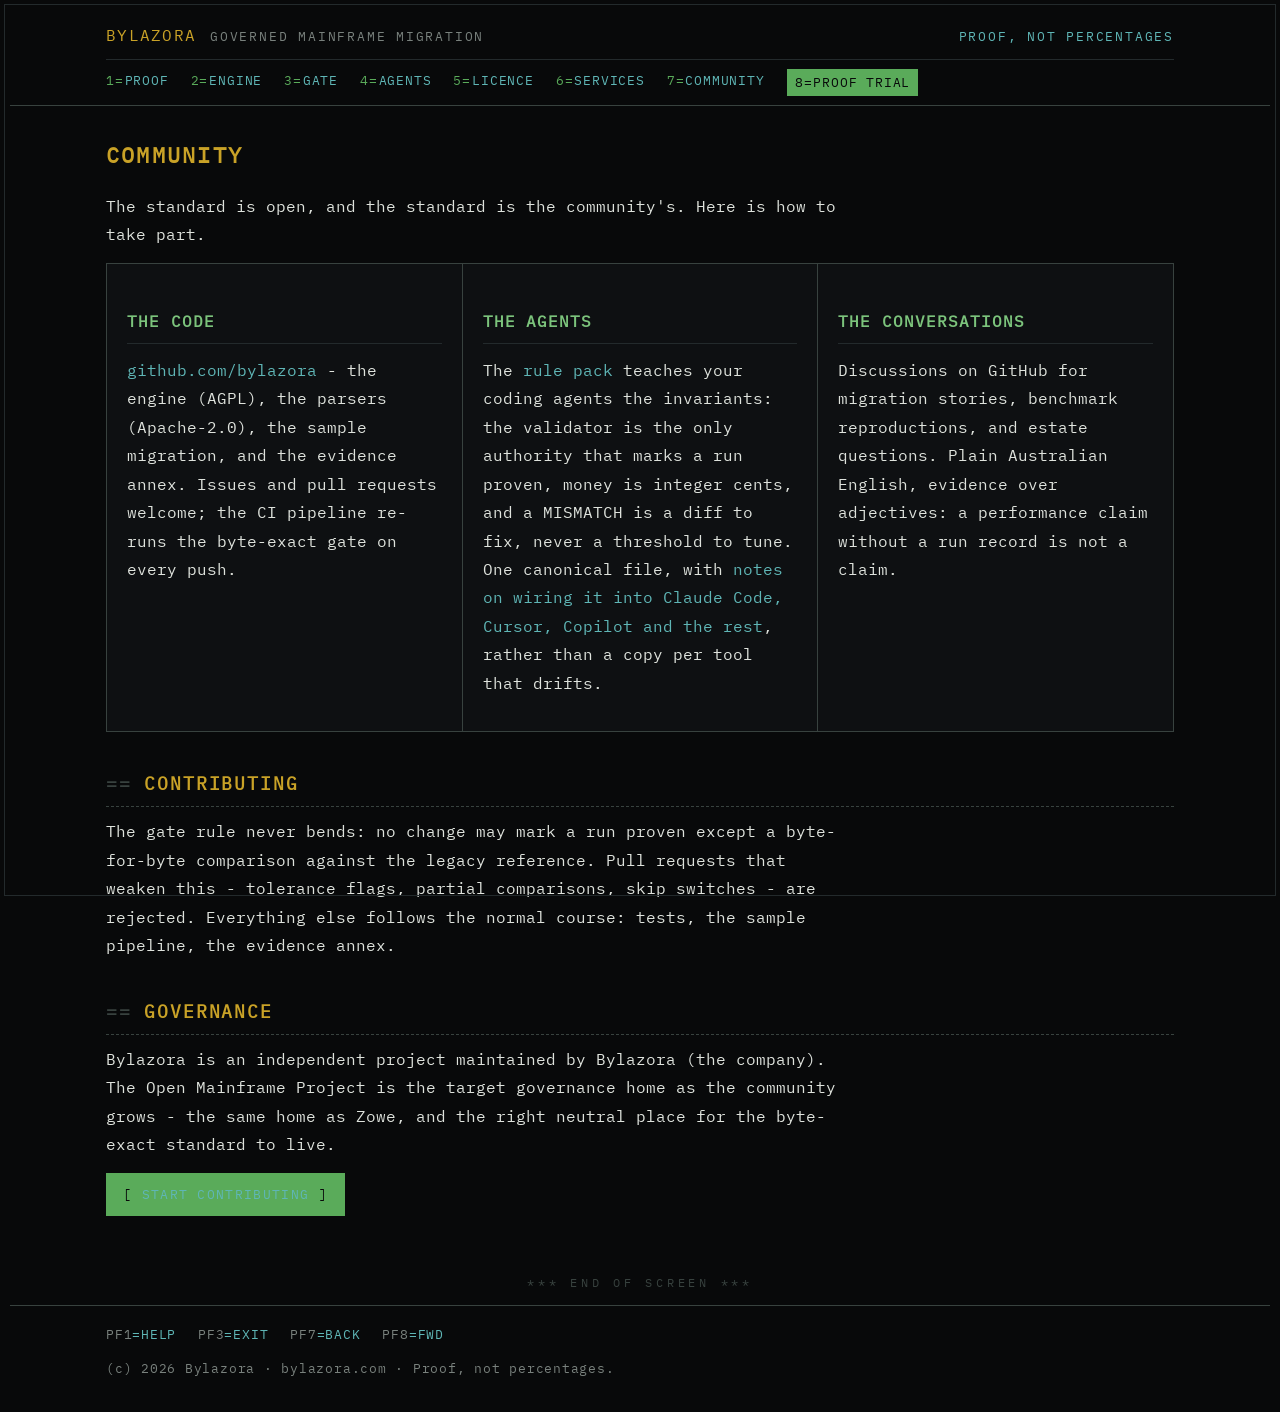
<file: community.html>
<!DOCTYPE html>
<html lang="en">
<head>
<meta charset="utf-8">
<meta name="viewport" content="width=device-width, initial-scale=1">
<title>Community | Bylazora</title>
<meta property="og:title" content="Community | Bylazora">
<meta property="og:description" content="The standard is open, and the standard is the community's.">
<meta property="og:url" content="https://bylazora.com/community.html">
<meta property="og:type" content="website">
<meta property="og:site_name" content="Bylazora">
<meta property="og:image" content="https://bylazora.com/assets/bylazora-og.png">
<meta property="og:image:width" content="1200">
<meta property="og:image:height" content="630">
<meta property="og:image:alt" content="BYLAZORA - Proof, not percentages">
<meta name="twitter:card" content="summary_large_image">
<meta name="twitter:image" content="https://bylazora.com/assets/bylazora-og.png">
<link rel="icon" href="assets/favicon.ico" sizes="any">
<link rel="icon" type="image/png" sizes="32x32" href="assets/favicon-32.png">
<link rel="icon" type="image/png" sizes="16x16" href="assets/favicon-16.png">
<link rel="apple-touch-icon" href="assets/apple-touch-icon.png">
<link rel="stylesheet" href="assets/style-v6.css">
</head>
<body>
<header class="site-header"><div class="wrap">
<div class="screen-title"><a class="brand" href="index.html">BYLAZORA</a><span class="screen-sub">GOVERNED MAINFRAME MIGRATION</span><span class="screen-right">PROOF, NOT PERCENTAGES</span></div>
<nav class="pf-row"><a href="index.html"><span class="pf-key">1=</span>PROOF</a><a href="index.html#paths"><span class="pf-key">2=</span>ENGINE</a><a href="index.html#equivalence"><span class="pf-key">3=</span>GATE</a><a href="index.html#agents"><span class="pf-key">4=</span>AGENTS</a><a href="licence.html"><span class="pf-key">5=</span>LICENCE</a><a href="index.html#engage"><span class="pf-key">6=</span>SERVICES</a><a href="community.html"><span class="pf-key">7=</span>COMMUNITY</a><a class="is-cta" href="index.html#engage"><span class="pf-key">8=</span>PROOF TRIAL</a></nav>
</div></header>
<main class="doc wrap">
<h1>Community</h1>
<p class="section-lede">The standard is open, and the standard is the community's. Here is how to take part.</p>
<div class="three-col">
<div class="card"><h3>The code</h3><p><a href="https://github.com/bylazora">github.com/bylazora</a> - the engine (AGPL), the parsers (Apache-2.0), the sample migration, and the evidence annex. Issues and pull requests welcome; the CI pipeline re-runs the byte-exact gate on every push.</p></div>
<div class="card"><h3>The agents</h3><p>The <a href="https://github.com/bylazora/bylazora/blob/main/agents/CLAUDE.md">rule pack</a> teaches your coding agents the invariants: the validator is the only authority that marks a run proven, money is integer cents, and a MISMATCH is a diff to fix, never a threshold to tune. One canonical file, with <a href="https://github.com/bylazora/bylazora/blob/main/agents/README.md">notes on wiring it into Claude Code, Cursor, Copilot and the rest</a>, rather than a copy per tool that drifts.</p></div>
<div class="card"><h3>The conversations</h3><p>Discussions on GitHub for migration stories, benchmark reproductions, and estate questions. Plain Australian English, evidence over adjectives: a performance claim without a run record is not a claim.</p></div>
</div>
<h2>Contributing</h2>
<p>The gate rule never bends: no change may mark a run proven except a byte-for-byte comparison against the legacy reference. Pull requests that weaken this - tolerance flags, partial comparisons, skip switches - are rejected. Everything else follows the normal course: tests, the sample pipeline, the evidence annex.</p>
<h2>Governance</h2>
<p>Bylazora is an independent project maintained by Bylazora (the company). The Open Mainframe Project is the target governance home as the community grows - the same home as Zowe, and the right neutral place for the byte-exact standard to live.</p>
<p><a class="btn btn-primary" href="https://github.com/bylazora">Start contributing</a></p>
</main>
<p class="eos">*** END OF SCREEN ***</p>
<footer class="site-footer"><div class="wrap">
<p class="pf-legend"><a href="white-paper.html"><span class="pf-key">PF1</span>=HELP</a><a href="index.html"><span class="pf-key">PF3</span>=EXIT</a><a href="index.html" onclick="history.back();return false;"><span class="pf-key">PF7</span>=BACK</a><a href="index.html" onclick="history.forward();return false;"><span class="pf-key">PF8</span>=FWD</a></p>
<p class="copyright">(c) 2026 Bylazora &middot; bylazora.com &middot; Proof, not percentages.</p>
</div></footer>
</body>
</html>
</file>
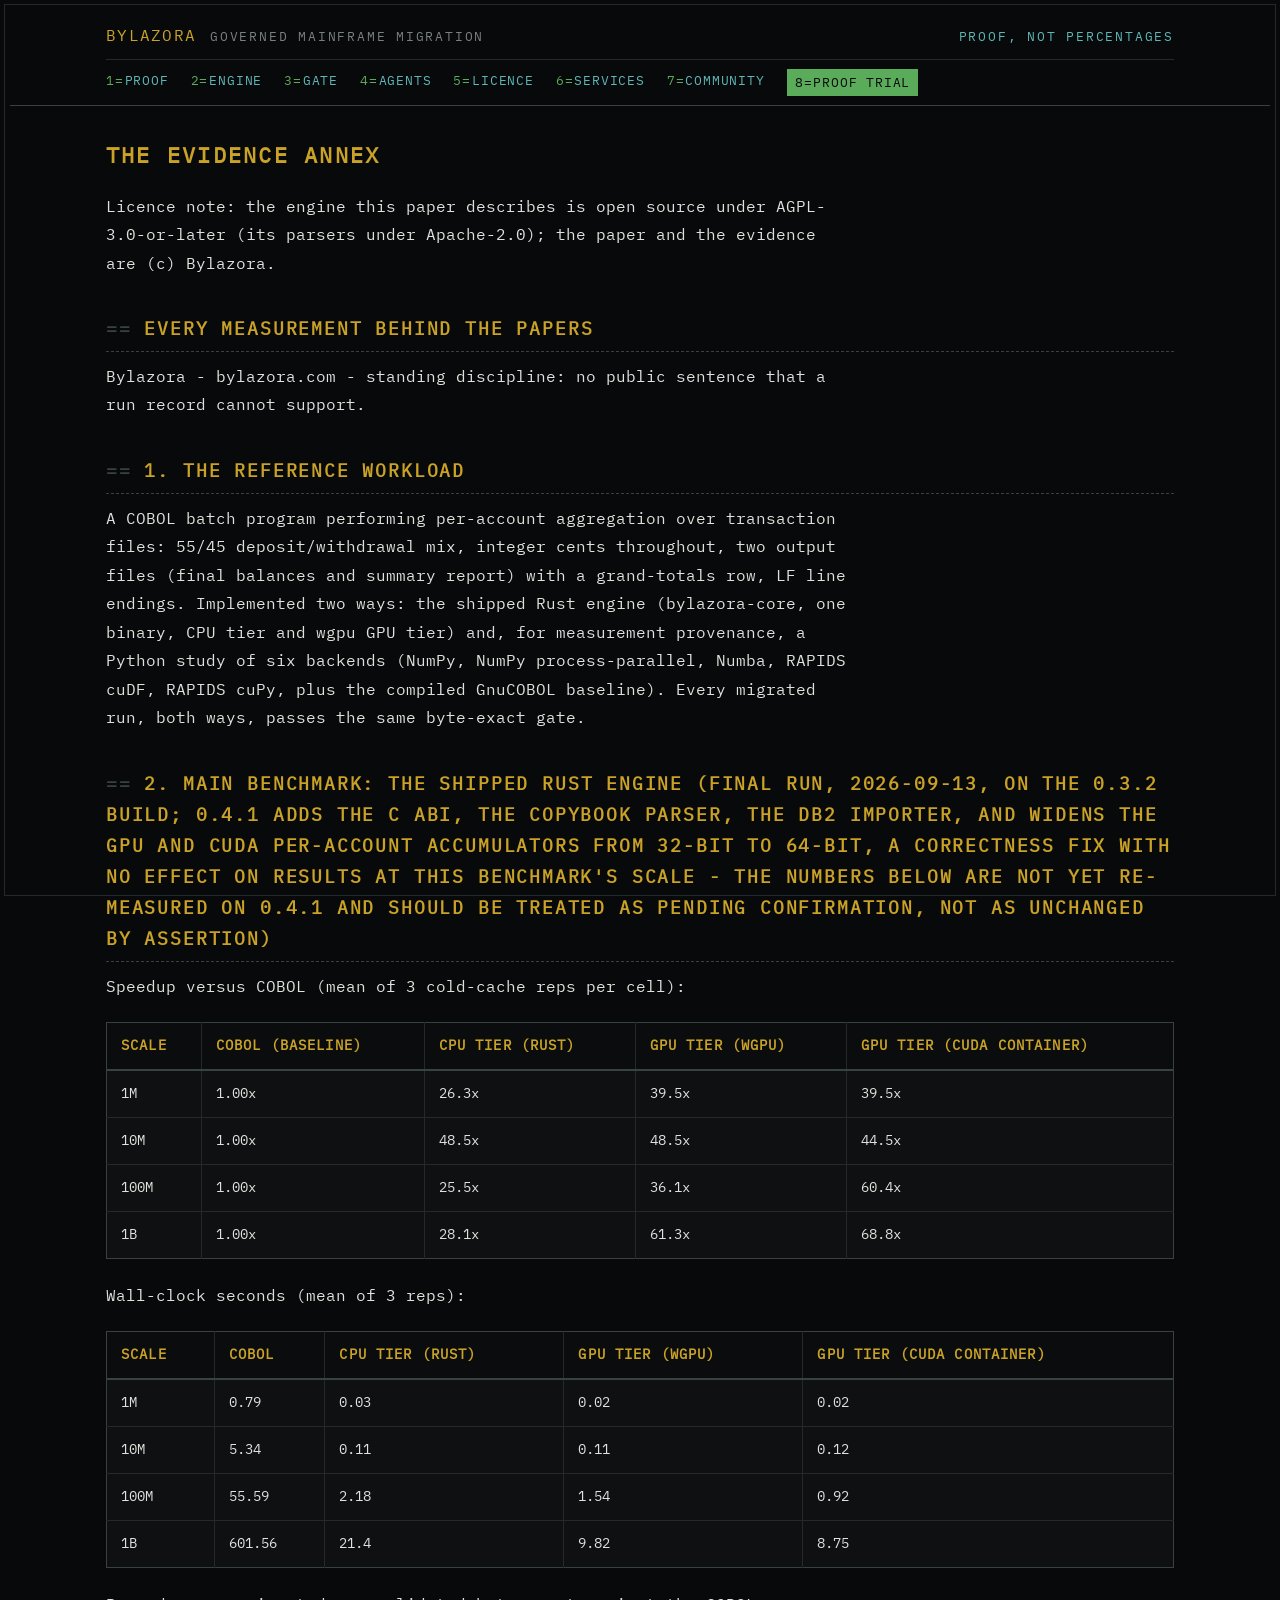
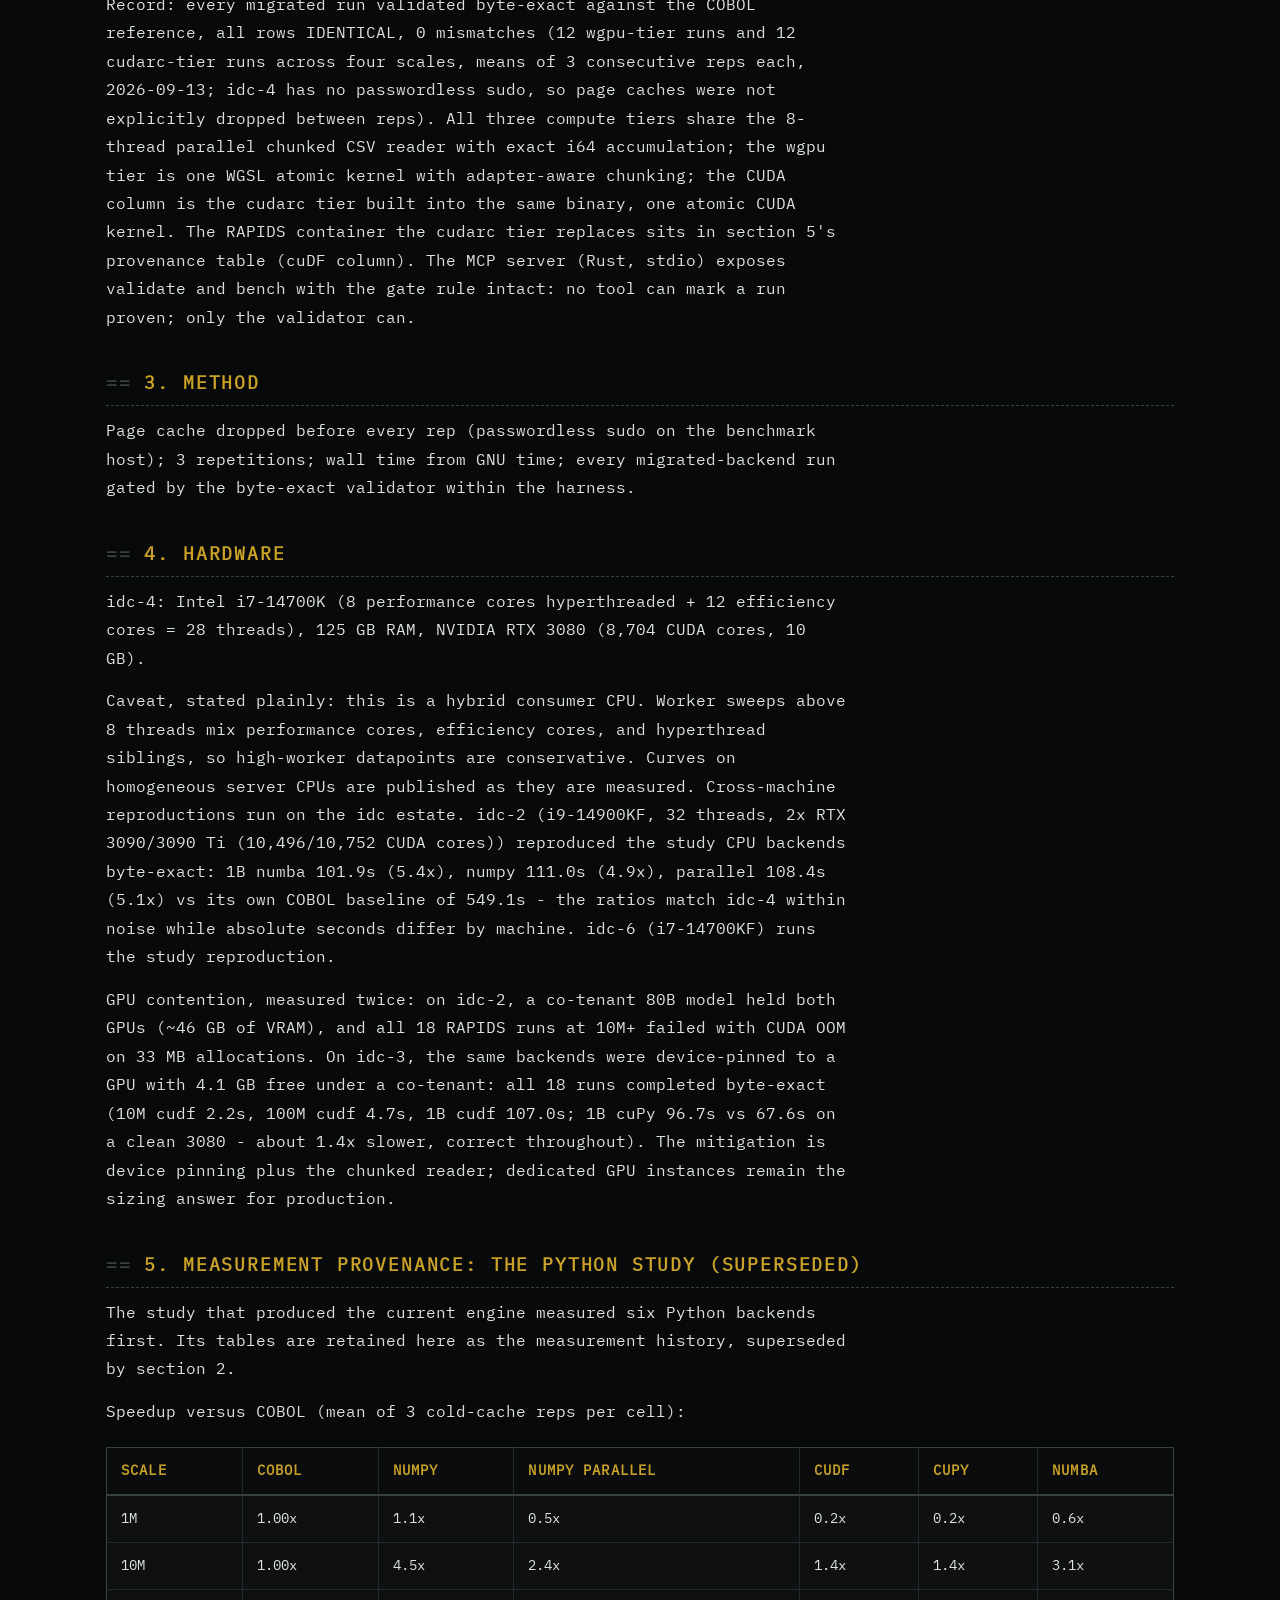
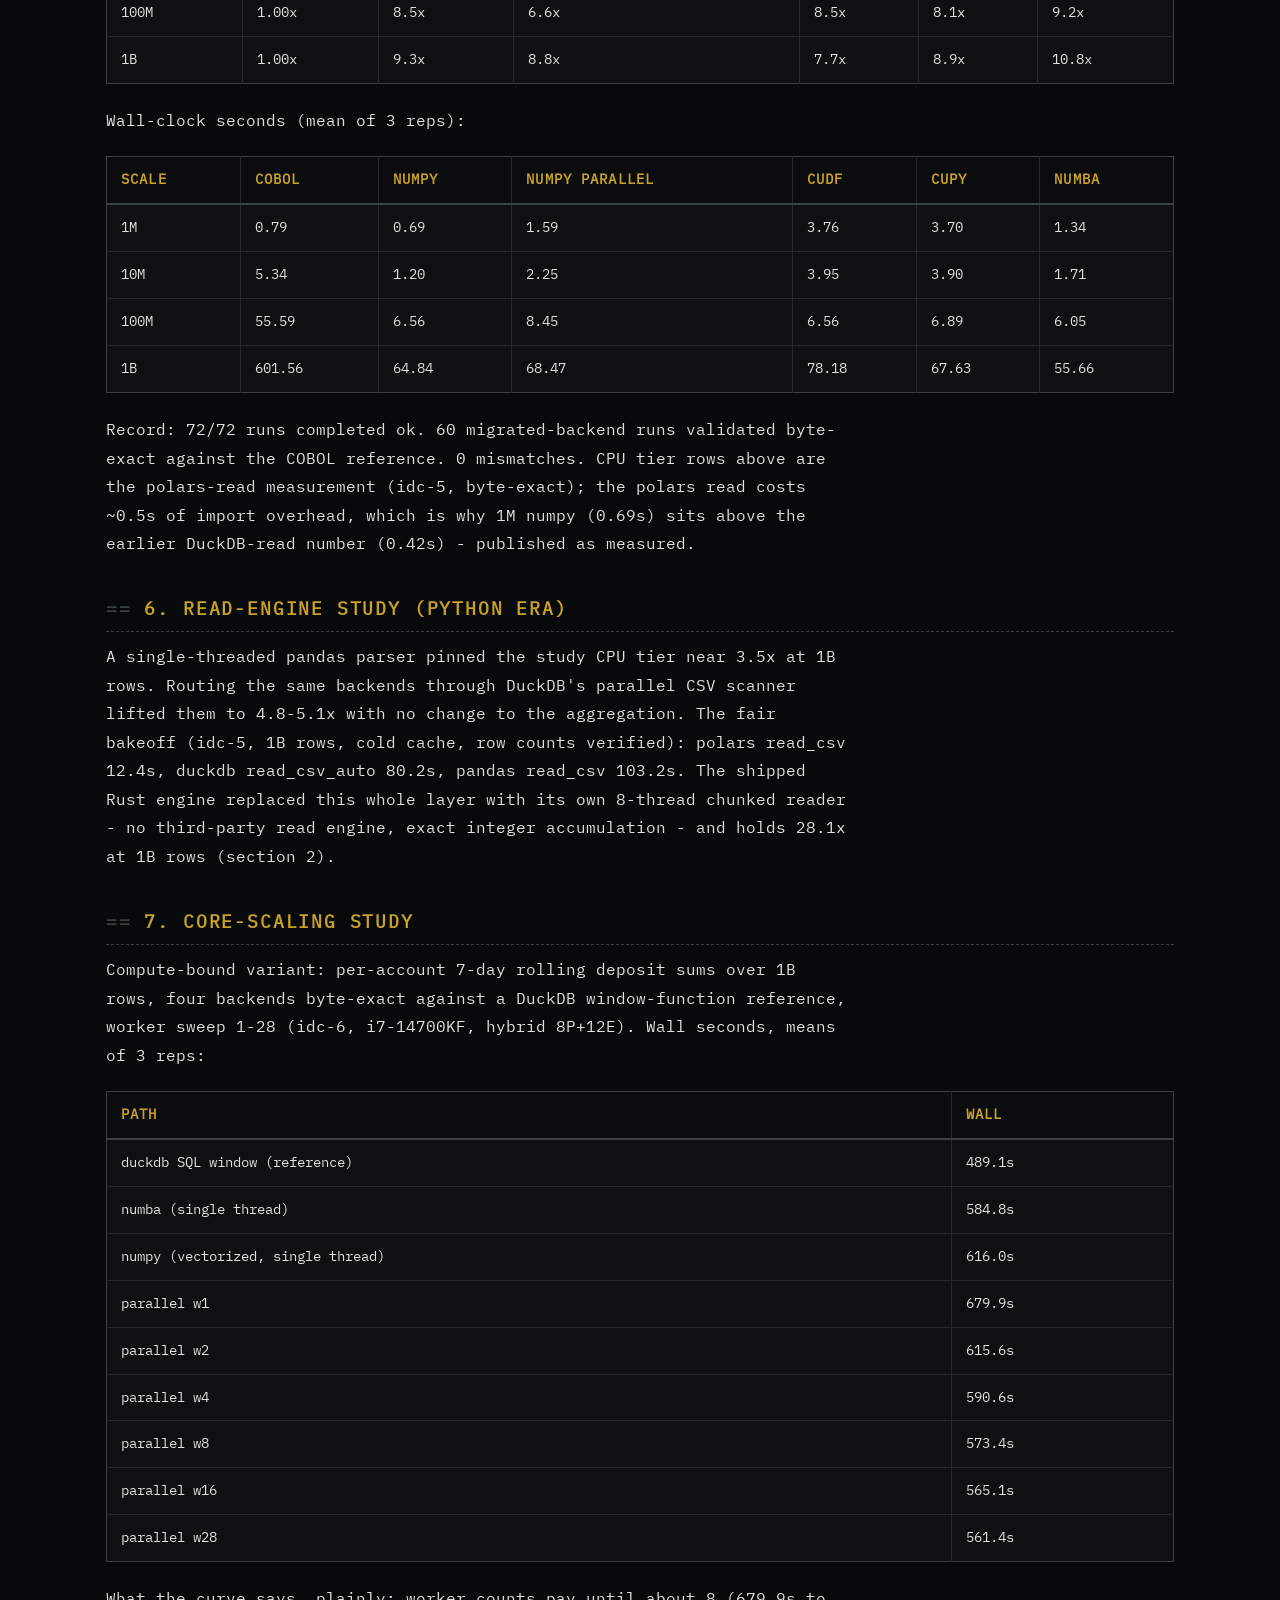
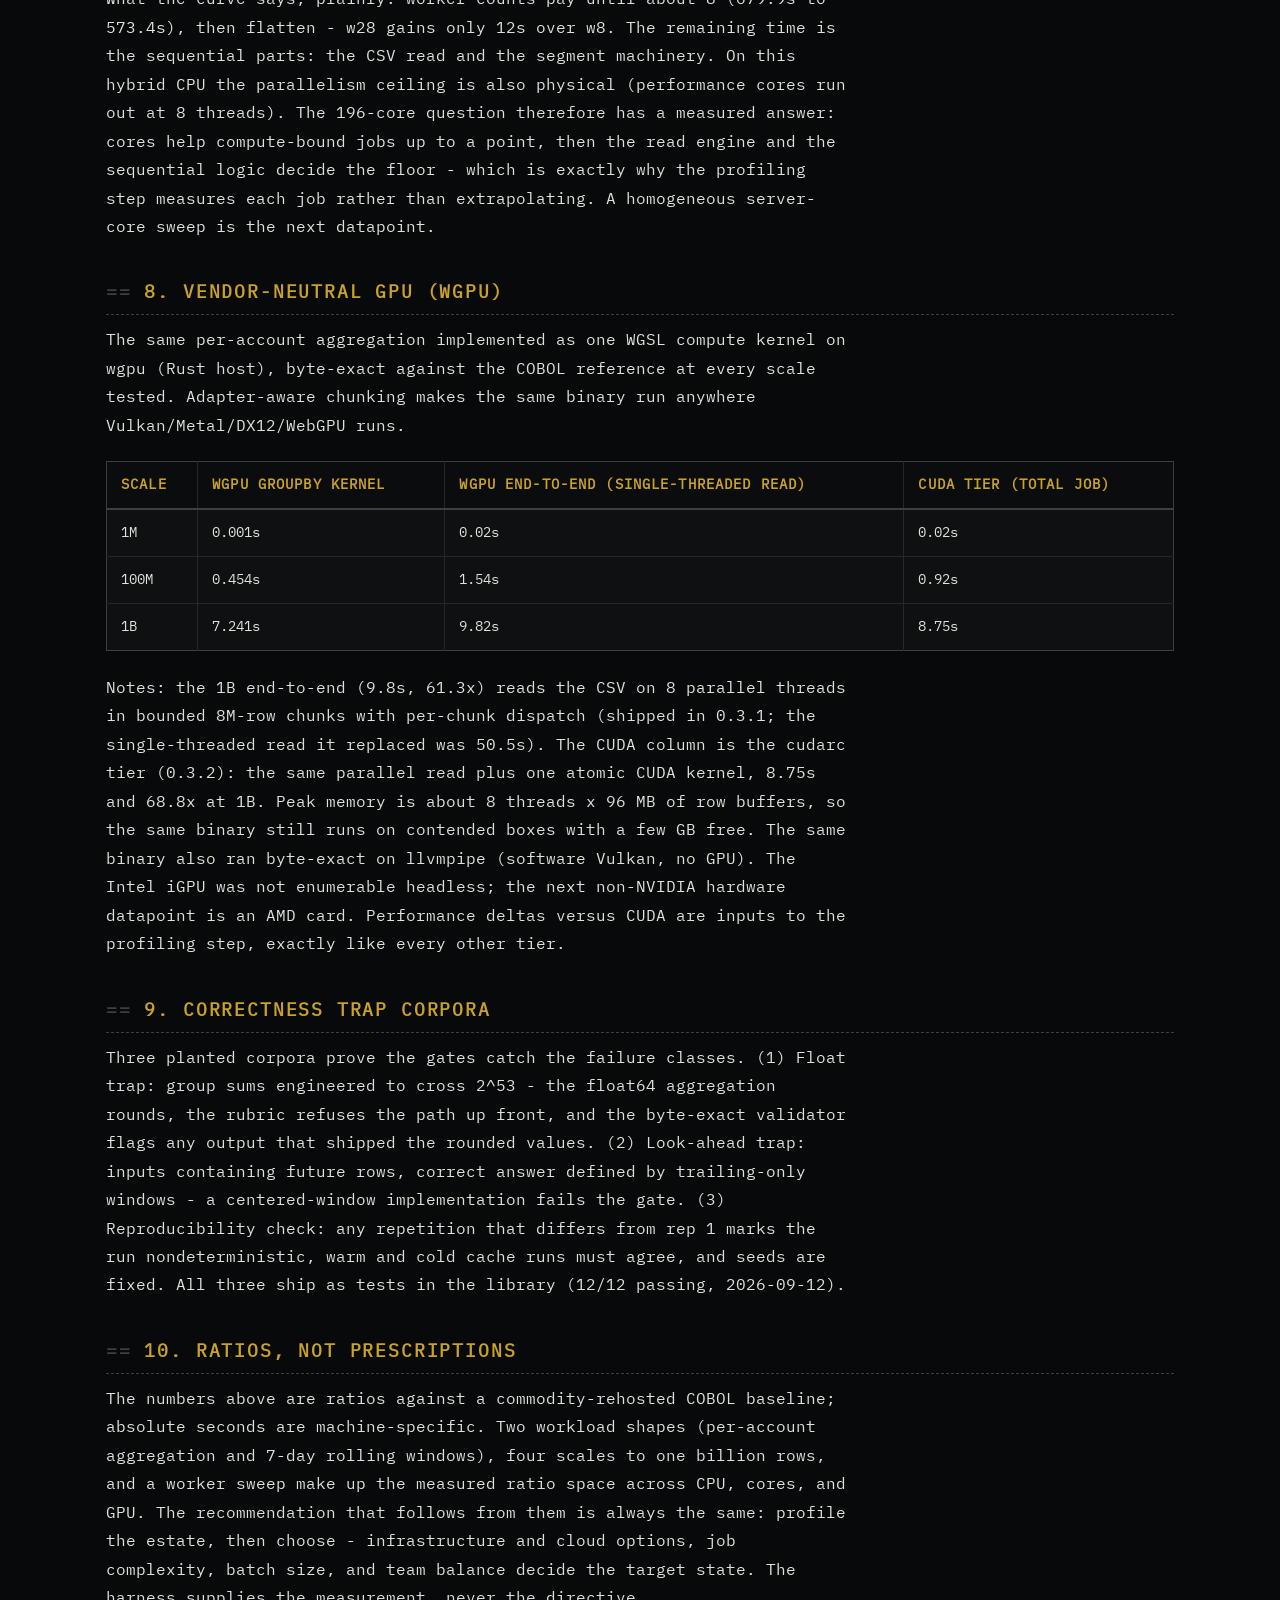
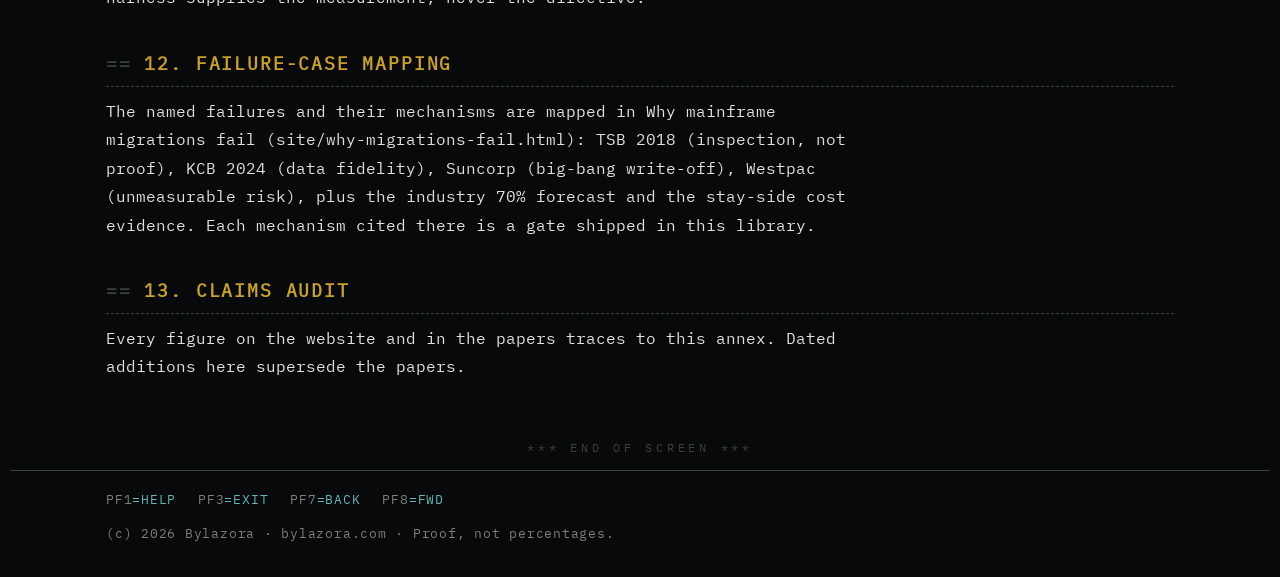
<file: evidence.html>
<!DOCTYPE html>
<html lang="en">
<head>
<meta charset="utf-8">
<meta name="viewport" content="width=device-width, initial-scale=1">
<title>The Evidence Annex | Bylazora</title>
<meta name="description" content="Bylazora - governed, AI-enabled mainframe migration to GPU/CPU-enabled cloud.">
<meta property="og:type" content="website">
<meta property="og:site_name" content="Bylazora">
<meta property="og:title" content="The Evidence Annex | Bylazora">
<meta property="og:description" content="Bylazora - governed, AI-enabled mainframe migration to GPU/CPU-enabled cloud.">
<meta property="og:image" content="https://bylazora.com/assets/bylazora-og.png">
<meta property="og:image:width" content="1200">
<meta property="og:image:height" content="630">
<meta property="og:image:alt" content="BYLAZORA - Proof, not percentages">
<meta property="og:url" content="https://bylazora.com/evidence.html">
<meta name="twitter:card" content="summary_large_image">
<meta name="twitter:image" content="https://bylazora.com/assets/bylazora-og.png">
<link rel="icon" href="assets/favicon.ico" sizes="any">
<link rel="icon" type="image/png" sizes="32x32" href="assets/favicon-32.png">
<link rel="icon" type="image/png" sizes="16x16" href="assets/favicon-16.png">
<link rel="apple-touch-icon" href="assets/apple-touch-icon.png">
<link rel="stylesheet" href="assets/style-v6.css">
</head>
<body>
<header class="site-header"><div class="wrap"><div class="screen-title"><a class="brand" href="index.html">BYLAZORA</a><span class="screen-sub">GOVERNED MAINFRAME MIGRATION</span><span class="screen-right">PROOF, NOT PERCENTAGES</span></div><nav class="pf-row"><a href="index.html"><span class="pf-key">1=</span>PROOF</a><a href="index.html#paths"><span class="pf-key">2=</span>ENGINE</a><a href="index.html#equivalence"><span class="pf-key">3=</span>GATE</a><a href="index.html#agents"><span class="pf-key">4=</span>AGENTS</a><a href="licence.html"><span class="pf-key">5=</span>LICENCE</a><a href="index.html#engage"><span class="pf-key">6=</span>SERVICES</a><a href="community.html"><span class="pf-key">7=</span>COMMUNITY</a><a class="is-cta" href="index.html#engage"><span class="pf-key">8=</span>PROOF TRIAL</a></nav></div></header>
<main class="doc wrap"><h1>The Evidence Annex</h1>
<p><strong>Licence note:</strong> the engine this paper describes is open source under AGPL-3.0-or-later (its parsers under Apache-2.0); the paper and the evidence are (c) Bylazora.</p>
<h2>Every measurement behind the papers</h2>
<p><strong>Bylazora - bylazora.com</strong> - standing discipline: no public sentence that a run record cannot support.</p>
<h2>1. The reference workload</h2>
<p>A COBOL batch program performing per-account aggregation over transaction files: 55/45 deposit/withdrawal mix, integer cents throughout, two output files (final balances and summary report) with a grand-totals row, LF line endings. Implemented two ways: the shipped Rust engine (bylazora-core, one binary, CPU tier and wgpu GPU tier) and, for measurement provenance, a Python study of six backends (NumPy, NumPy process-parallel, Numba, RAPIDS cuDF, RAPIDS cuPy, plus the compiled GnuCOBOL baseline). Every migrated run, both ways, passes the same byte-exact gate.</p>
<h2>2. Main benchmark: the shipped Rust engine (final run, 2026-09-13, on the 0.3.2 build; 0.4.1 adds the C ABI, the copybook parser, the DB2 importer, and widens the GPU and CUDA per-account accumulators from 32-bit to 64-bit, a correctness fix with no effect on results at this benchmark's scale - the numbers below are not yet re-measured on 0.4.1 and should be treated as pending confirmation, not as unchanged by assertion)</h2>
<p>Speedup versus COBOL (mean of 3 cold-cache reps per cell):</p>
<table><tr><th>Scale</th><th>COBOL (baseline)</th><th>CPU tier (Rust)</th><th>GPU tier (wgpu)</th><th>GPU tier (CUDA container)</th></tr><tr><td>1M</td><td>1.00x</td><td>26.3x</td><td>39.5x</td><td>39.5x</td></tr><tr><td>10M</td><td>1.00x</td><td>48.5x</td><td>48.5x</td><td>44.5x</td></tr><tr><td>100M</td><td>1.00x</td><td>25.5x</td><td>36.1x</td><td>60.4x</td></tr><tr><td>1B</td><td>1.00x</td><td>28.1x</td><td>61.3x</td><td>68.8x</td></tr></table>
<p>Wall-clock seconds (mean of 3 reps):</p>
<table><tr><th>Scale</th><th>COBOL</th><th>CPU tier (Rust)</th><th>GPU tier (wgpu)</th><th>GPU tier (CUDA container)</th></tr><tr><td>1M</td><td>0.79</td><td>0.03</td><td>0.02</td><td>0.02</td></tr><tr><td>10M</td><td>5.34</td><td>0.11</td><td>0.11</td><td>0.12</td></tr><tr><td>100M</td><td>55.59</td><td>2.18</td><td>1.54</td><td>0.92</td></tr><tr><td>1B</td><td>601.56</td><td>21.4</td><td>9.82</td><td>8.75</td></tr></table>
<p>Record: every migrated run validated byte-exact against the COBOL reference, all rows IDENTICAL, 0 mismatches (12 wgpu-tier runs and 12 cudarc-tier runs across four scales, means of 3 consecutive reps each, 2026-09-13; idc-4 has no passwordless sudo, so page caches were not explicitly dropped between reps). All three compute tiers share the 8-thread parallel chunked CSV reader with exact i64 accumulation; the wgpu tier is one WGSL atomic kernel with adapter-aware chunking; the CUDA column is the cudarc tier built into the same binary, one atomic CUDA kernel. The RAPIDS container the cudarc tier replaces sits in section 5's provenance table (cuDF column). The MCP server (Rust, stdio) exposes validate and bench with the gate rule intact: no tool can mark a run proven; only the validator can.</p>
<h2>3. Method</h2>
<p>Page cache dropped before every rep (passwordless sudo on the benchmark host); 3 repetitions; wall time from GNU time; every migrated-backend run gated by the byte-exact validator within the harness.</p>
<h2>4. Hardware</h2>
<p>idc-4: Intel i7-14700K (8 performance cores hyperthreaded + 12 efficiency cores = 28 threads), 125 GB RAM, NVIDIA RTX 3080 (8,704 CUDA cores, 10 GB).</p>
<p>Caveat, stated plainly: this is a hybrid consumer CPU. Worker sweeps above 8 threads mix performance cores, efficiency cores, and hyperthread siblings, so high-worker datapoints are conservative. Curves on homogeneous server CPUs are published as they are measured. Cross-machine reproductions run on the idc estate. idc-2 (i9-14900KF, 32 threads, 2x RTX 3090/3090 Ti (10,496/10,752 CUDA cores)) reproduced the study CPU backends byte-exact: 1B numba 101.9s (5.4x), numpy 111.0s (4.9x), parallel 108.4s (5.1x) vs its own COBOL baseline of 549.1s - the ratios match idc-4 within noise while absolute seconds differ by machine. idc-6 (i7-14700KF) runs the study reproduction.</p>
<p>GPU contention, measured twice: on idc-2, a co-tenant 80B model held both GPUs (~46 GB of VRAM), and all 18 RAPIDS runs at 10M+ failed with CUDA OOM on 33 MB allocations. On idc-3, the same backends were device-pinned to a GPU with 4.1 GB free under a co-tenant: all 18 runs completed byte-exact (10M cudf 2.2s, 100M cudf 4.7s, 1B cudf 107.0s; 1B cuPy 96.7s vs 67.6s on a clean 3080 - about 1.4x slower, correct throughout). The mitigation is device pinning plus the chunked reader; dedicated GPU instances remain the sizing answer for production.</p>
<h2>5. Measurement provenance: the Python study (superseded)</h2>
<p>The study that produced the current engine measured six Python backends first. Its tables are retained here as the measurement history, superseded by section 2.</p>
<p>Speedup versus COBOL (mean of 3 cold-cache reps per cell):</p>
<table><tr><th>Scale</th><th>COBOL</th><th>NumPy</th><th>NumPy parallel</th><th>cuDF</th><th>cuPy</th><th>Numba</th></tr><tr><td>1M</td><td>1.00x</td><td>1.1x</td><td>0.5x</td><td>0.2x</td><td>0.2x</td><td>0.6x</td></tr><tr><td>10M</td><td>1.00x</td><td>4.5x</td><td>2.4x</td><td>1.4x</td><td>1.4x</td><td>3.1x</td></tr><tr><td>100M</td><td>1.00x</td><td>8.5x</td><td>6.6x</td><td>8.5x</td><td>8.1x</td><td>9.2x</td></tr><tr><td>1B</td><td>1.00x</td><td>9.3x</td><td>8.8x</td><td>7.7x</td><td>8.9x</td><td>10.8x</td></tr></table>
<p>Wall-clock seconds (mean of 3 reps):</p>
<table><tr><th>Scale</th><th>COBOL</th><th>NumPy</th><th>NumPy parallel</th><th>cuDF</th><th>cuPy</th><th>Numba</th></tr><tr><td>1M</td><td>0.79</td><td>0.69</td><td>1.59</td><td>3.76</td><td>3.70</td><td>1.34</td></tr><tr><td>10M</td><td>5.34</td><td>1.20</td><td>2.25</td><td>3.95</td><td>3.90</td><td>1.71</td></tr><tr><td>100M</td><td>55.59</td><td>6.56</td><td>8.45</td><td>6.56</td><td>6.89</td><td>6.05</td></tr><tr><td>1B</td><td>601.56</td><td>64.84</td><td>68.47</td><td>78.18</td><td>67.63</td><td>55.66</td></tr></table>
<p>Record: 72/72 runs completed ok. 60 migrated-backend runs validated byte-exact against the COBOL reference. 0 mismatches. CPU tier rows above are the polars-read measurement (idc-5, byte-exact); the polars read costs ~0.5s of import overhead, which is why 1M numpy (0.69s) sits above the earlier DuckDB-read number (0.42s) - published as measured.</p>
<h2>6. Read-engine study (Python era)</h2>
<p>A single-threaded pandas parser pinned the study CPU tier near 3.5x at 1B rows. Routing the same backends through DuckDB's parallel CSV scanner lifted them to 4.8-5.1x with no change to the aggregation. The fair bakeoff (idc-5, 1B rows, cold cache, row counts verified): polars read_csv 12.4s, duckdb read_csv_auto 80.2s, pandas read_csv 103.2s. The shipped Rust engine replaced this whole layer with its own 8-thread chunked reader - no third-party read engine, exact integer accumulation - and holds 28.1x at 1B rows (section 2).</p>
<h2>7. Core-scaling study</h2>
<p>Compute-bound variant: per-account 7-day rolling deposit sums over 1B rows, four backends byte-exact against a DuckDB window-function reference, worker sweep 1-28 (idc-6, i7-14700KF, hybrid 8P+12E). Wall seconds, means of 3 reps:</p>
<table><tr><th>Path</th><th>wall</th></tr><tr><td>duckdb SQL window (reference)</td><td>489.1s</td></tr><tr><td>numba (single thread)</td><td>584.8s</td></tr><tr><td>numpy (vectorized, single thread)</td><td>616.0s</td></tr><tr><td>parallel w1</td><td>679.9s</td></tr><tr><td>parallel w2</td><td>615.6s</td></tr><tr><td>parallel w4</td><td>590.6s</td></tr><tr><td>parallel w8</td><td>573.4s</td></tr><tr><td>parallel w16</td><td>565.1s</td></tr><tr><td>parallel w28</td><td>561.4s</td></tr></table>
<p>What the curve says, plainly: worker counts pay until about 8 (679.9s to 573.4s), then flatten - w28 gains only 12s over w8. The remaining time is the sequential parts: the CSV read and the segment machinery. On this hybrid CPU the parallelism ceiling is also physical (performance cores run out at 8 threads). The 196-core question therefore has a measured answer: cores help compute-bound jobs up to a point, then the read engine and the sequential logic decide the floor - which is exactly why the profiling step measures each job rather than extrapolating. A homogeneous server-core sweep is the next datapoint.</p>
<h2>8. Vendor-neutral GPU (wgpu)</h2>
<p>The same per-account aggregation implemented as one WGSL compute kernel on wgpu (Rust host), byte-exact against the COBOL reference at every scale tested. Adapter-aware chunking makes the same binary run anywhere Vulkan/Metal/DX12/WebGPU runs.</p>
<table><tr><th>Scale</th><th>wgpu groupby kernel</th><th>wgpu end-to-end (single-threaded read)</th><th>CUDA tier (total job)</th></tr><tr><td>1M</td><td>0.001s</td><td>0.02s</td><td>0.02s</td></tr><tr><td>100M</td><td>0.454s</td><td>1.54s</td><td>0.92s</td></tr><tr><td>1B</td><td>7.241s</td><td>9.82s</td><td>8.75s</td></tr></table>
<p>Notes: the 1B end-to-end (9.8s, 61.3x) reads the CSV on 8 parallel threads in bounded 8M-row chunks with per-chunk dispatch (shipped in 0.3.1; the single-threaded read it replaced was 50.5s). The CUDA column is the cudarc tier (0.3.2): the same parallel read plus one atomic CUDA kernel, 8.75s and 68.8x at 1B. Peak memory is about 8 threads x 96 MB of row buffers, so the same binary still runs on contended boxes with a few GB free. The same binary also ran byte-exact on llvmpipe (software Vulkan, no GPU). The Intel iGPU was not enumerable headless; the next non-NVIDIA hardware datapoint is an AMD card. Performance deltas versus CUDA are inputs to the profiling step, exactly like every other tier.</p>
<h2>9. Correctness trap corpora</h2>
<p>Three planted corpora prove the gates catch the failure classes. (1) Float trap: group sums engineered to cross 2^53 - the float64 aggregation rounds, the rubric refuses the path up front, and the byte-exact validator flags any output that shipped the rounded values. (2) Look-ahead trap: inputs containing future rows, correct answer defined by trailing-only windows - a centered-window implementation fails the gate. (3) Reproducibility check: any repetition that differs from rep 1 marks the run nondeterministic, warm and cold cache runs must agree, and seeds are fixed. All three ship as tests in the library (12/12 passing, 2026-09-12).</p>
<h2>10. Ratios, not prescriptions</h2>
<p>The numbers above are ratios against a commodity-rehosted COBOL baseline; absolute seconds are machine-specific. Two workload shapes (per-account aggregation and 7-day rolling windows), four scales to one billion rows, and a worker sweep make up the measured ratio space across CPU, cores, and GPU. The recommendation that follows from them is always the same: profile the estate, then choose - infrastructure and cloud options, job complexity, batch size, and team balance decide the target state. The harness supplies the measurement, never the directive.</p>
<h2>12. Failure-case mapping</h2>
<p>The named failures and their mechanisms are mapped in Why mainframe migrations fail (site/why-migrations-fail.html): TSB 2018 (inspection, not proof), KCB 2024 (data fidelity), Suncorp (big-bang write-off), Westpac (unmeasurable risk), plus the industry 70% forecast and the stay-side cost evidence. Each mechanism cited there is a gate shipped in this library.</p>
<h2>13. Claims audit</h2>
<p>Every figure on the website and in the papers traces to this annex. Dated additions here supersede the papers.</p></main>
<p class="eos">*** END OF SCREEN ***</p>
<footer class="site-footer"><div class="wrap"><p class="pf-legend"><a href="white-paper.html"><span class="pf-key">PF1</span>=HELP</a><a href="index.html"><span class="pf-key">PF3</span>=EXIT</a><a href="index.html" onclick="history.back();return false;"><span class="pf-key">PF7</span>=BACK</a><a href="index.html" onclick="history.forward();return false;"><span class="pf-key">PF8</span>=FWD</a></p><p class="copyright">(c) 2026 Bylazora &middot; bylazora.com &middot; Proof, not percentages.</p></div></footer>
</body>
</html>
</file>
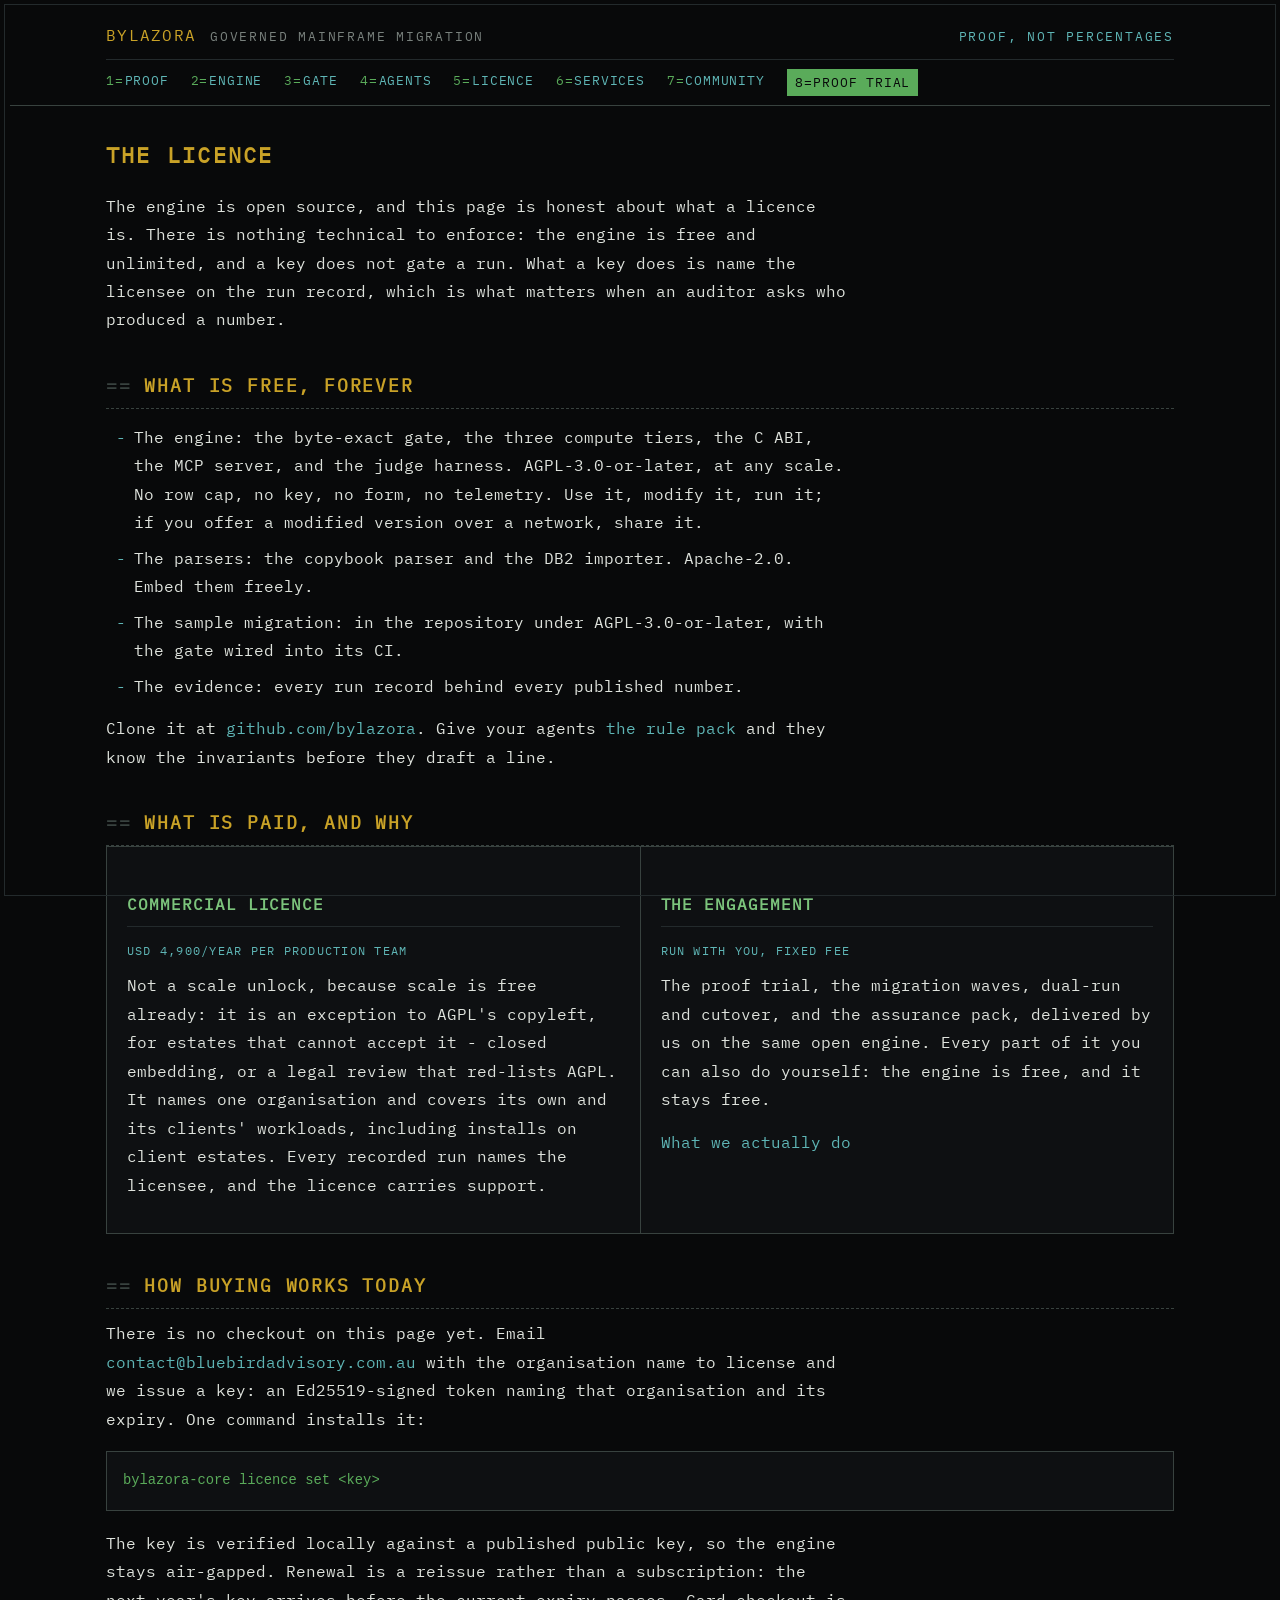
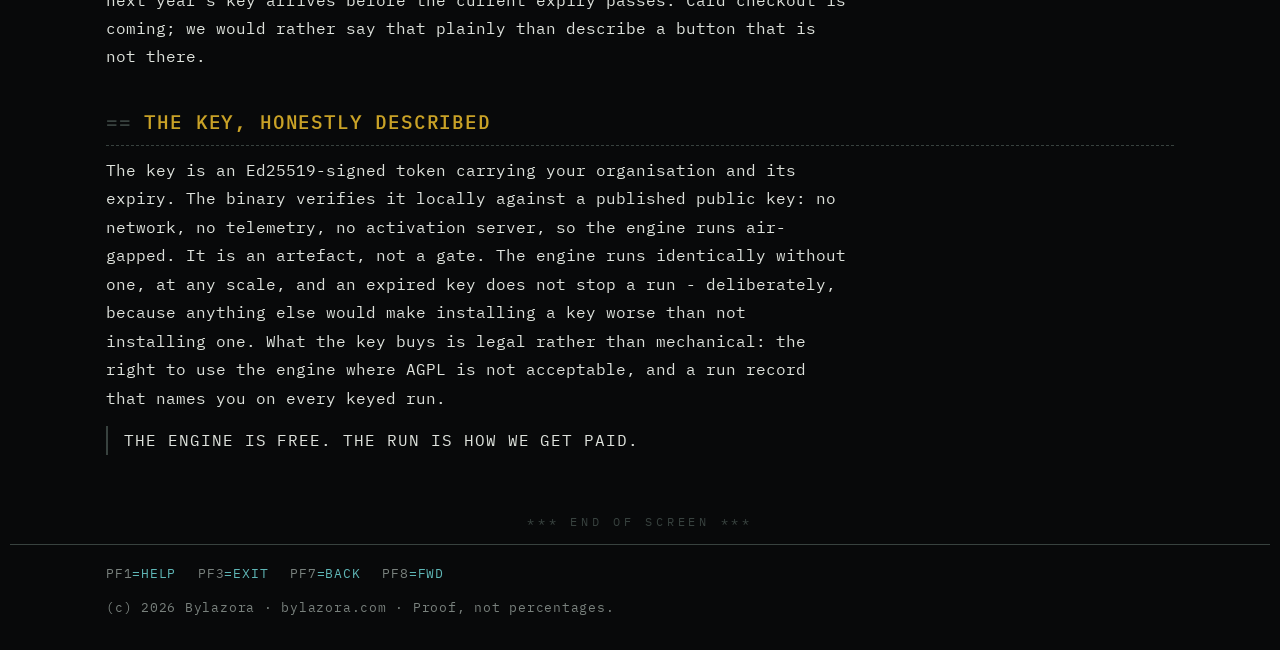
<file: licence.html>
<!DOCTYPE html>
<html lang="en">
<head>
<meta charset="utf-8">
<meta name="viewport" content="width=device-width, initial-scale=1">
<title>Licence | Bylazora</title>
<meta property="og:title" content="The licence | Bylazora">
<meta property="og:description" content="The engine is free and unlimited. The commercial licence is an exception to AGPL for estates that cannot accept it.">
<meta property="og:url" content="https://bylazora.com/licence.html">
<meta property="og:type" content="website">
<meta property="og:site_name" content="Bylazora">
<meta property="og:image" content="https://bylazora.com/assets/bylazora-og.png">
<meta property="og:image:width" content="1200">
<meta property="og:image:height" content="630">
<meta property="og:image:alt" content="BYLAZORA - Proof, not percentages">
<meta name="twitter:card" content="summary_large_image">
<meta name="twitter:image" content="https://bylazora.com/assets/bylazora-og.png">
<link rel="icon" href="assets/favicon.ico" sizes="any">
<link rel="icon" type="image/png" sizes="32x32" href="assets/favicon-32.png">
<link rel="icon" type="image/png" sizes="16x16" href="assets/favicon-16.png">
<link rel="apple-touch-icon" href="assets/apple-touch-icon.png">
<link rel="stylesheet" href="assets/style-v6.css">
</head>
<body>
<header class="site-header"><div class="wrap">
<div class="screen-title"><a class="brand" href="index.html">BYLAZORA</a><span class="screen-sub">GOVERNED MAINFRAME MIGRATION</span><span class="screen-right">PROOF, NOT PERCENTAGES</span></div>
<nav class="pf-row"><a href="index.html"><span class="pf-key">1=</span>PROOF</a><a href="index.html#paths"><span class="pf-key">2=</span>ENGINE</a><a href="index.html#equivalence"><span class="pf-key">3=</span>GATE</a><a href="index.html#agents"><span class="pf-key">4=</span>AGENTS</a><a href="licence.html"><span class="pf-key">5=</span>LICENCE</a><a href="index.html#engage"><span class="pf-key">6=</span>SERVICES</a><a href="community.html"><span class="pf-key">7=</span>COMMUNITY</a><a class="is-cta" href="index.html#engage"><span class="pf-key">8=</span>PROOF TRIAL</a></nav>
</div></header>
<main class="doc wrap">
<h1>The licence</h1>
<p class="section-lede">The engine is open source, and this page is honest about what a licence is. There is nothing technical to enforce: the engine is free and unlimited, and a key does not gate a run. What a key does is name the licensee on the run record, which is what matters when an auditor asks who produced a number.</p>
<h2>What is free, forever</h2>
<ul>
<li>The engine: the byte-exact gate, the three compute tiers, the C ABI, the MCP server, and the judge harness. AGPL-3.0-or-later, at any scale. No row cap, no key, no form, no telemetry. Use it, modify it, run it; if you offer a modified version over a network, share it.</li>
<li>The parsers: the copybook parser and the DB2 importer. Apache-2.0. Embed them freely.</li>
<li>The sample migration: in the repository under AGPL-3.0-or-later, with the gate wired into its CI.</li>
<li>The evidence: every run record behind every published number.</li>
</ul>
<p>Clone it at <a href="https://github.com/bylazora">github.com/bylazora</a>. Give your agents <a href="https://github.com/bylazora">the rule pack</a> and they know the invariants before they draft a line.</p>
<h2>What is paid, and why</h2>
<div class="grid-2x2">
<div class="card"><h3>Commercial licence</h3><p class="tier">USD 4,900/year per production team</p><p>Not a scale unlock, because scale is free already: it is an exception to AGPL's copyleft, for estates that cannot accept it - closed embedding, or a legal review that red-lists AGPL. It names one organisation and covers its own and its clients' workloads, including installs on client estates. Every recorded run names the licensee, and the licence carries support.</p></div>
<div class="card"><h3>The engagement</h3><p class="tier">Run with you, fixed fee</p><p>The proof trial, the migration waves, dual-run and cutover, and the assurance pack, delivered by us on the same open engine. Every part of it you can also do yourself: the engine is free, and it stays free.</p><p><a href="index.html#engage">What we actually do</a></p></div>
</div>
<h2>How buying works today</h2>
<p>There is no checkout on this page yet. Email <a href="mailto:contact@bluebirdadvisory.com.au">contact@bluebirdadvisory.com.au</a> with the organisation name to license and we issue a key: an Ed25519-signed token naming that organisation and its expiry. One command installs it:</p>
<pre><code>bylazora-core licence set &lt;key&gt;</code></pre>
<p>The key is verified locally against a published public key, so the engine stays air-gapped. Renewal is a reissue rather than a subscription: the next year's key arrives before the current expiry passes. Card checkout is coming; we would rather say that plainly than describe a button that is not there.</p>
<h2>The key, honestly described</h2>
<p>The key is an Ed25519-signed token carrying your organisation and its expiry. The binary verifies it locally against a published public key: no network, no telemetry, no activation server, so the engine runs air-gapped. It is an artefact, not a gate. The engine runs identically without one, at any scale, and an expired key does not stop a run - deliberately, because anything else would make installing a key worse than not installing one. What the key buys is legal rather than mechanical: the right to use the engine where AGPL is not acceptable, and a run record that names you on every keyed run.</p>
<p class="pullquote">The engine is free. The run is how we get paid.</p>
</main>
<p class="eos">*** END OF SCREEN ***</p>
<footer class="site-footer"><div class="wrap">
<p class="pf-legend"><a href="white-paper.html"><span class="pf-key">PF1</span>=HELP</a><a href="index.html"><span class="pf-key">PF3</span>=EXIT</a><a href="index.html" onclick="history.back();return false;"><span class="pf-key">PF7</span>=BACK</a><a href="index.html" onclick="history.forward();return false;"><span class="pf-key">PF8</span>=FWD</a></p>
<p class="copyright">(c) 2026 Bylazora &middot; bylazora.com &middot; Proof, not percentages.</p>
</div></footer>
</body>
</html>
</file>
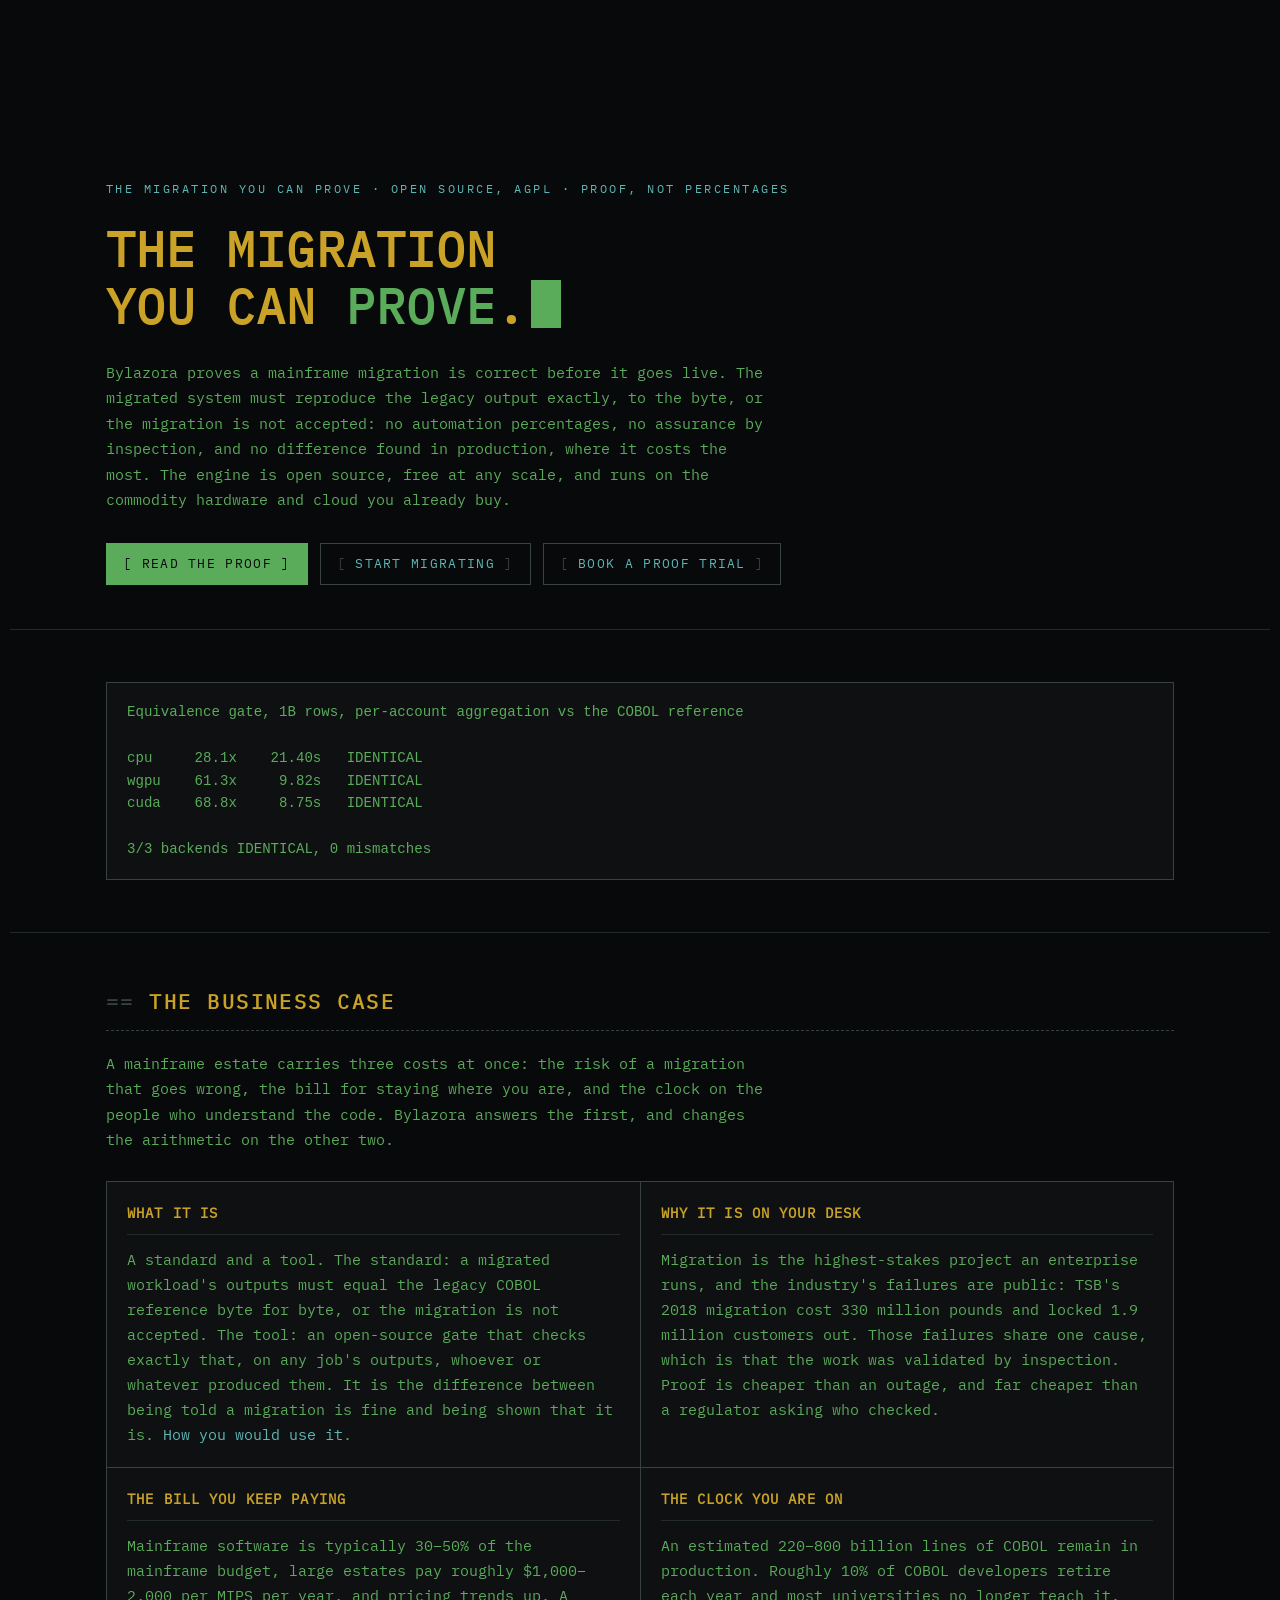
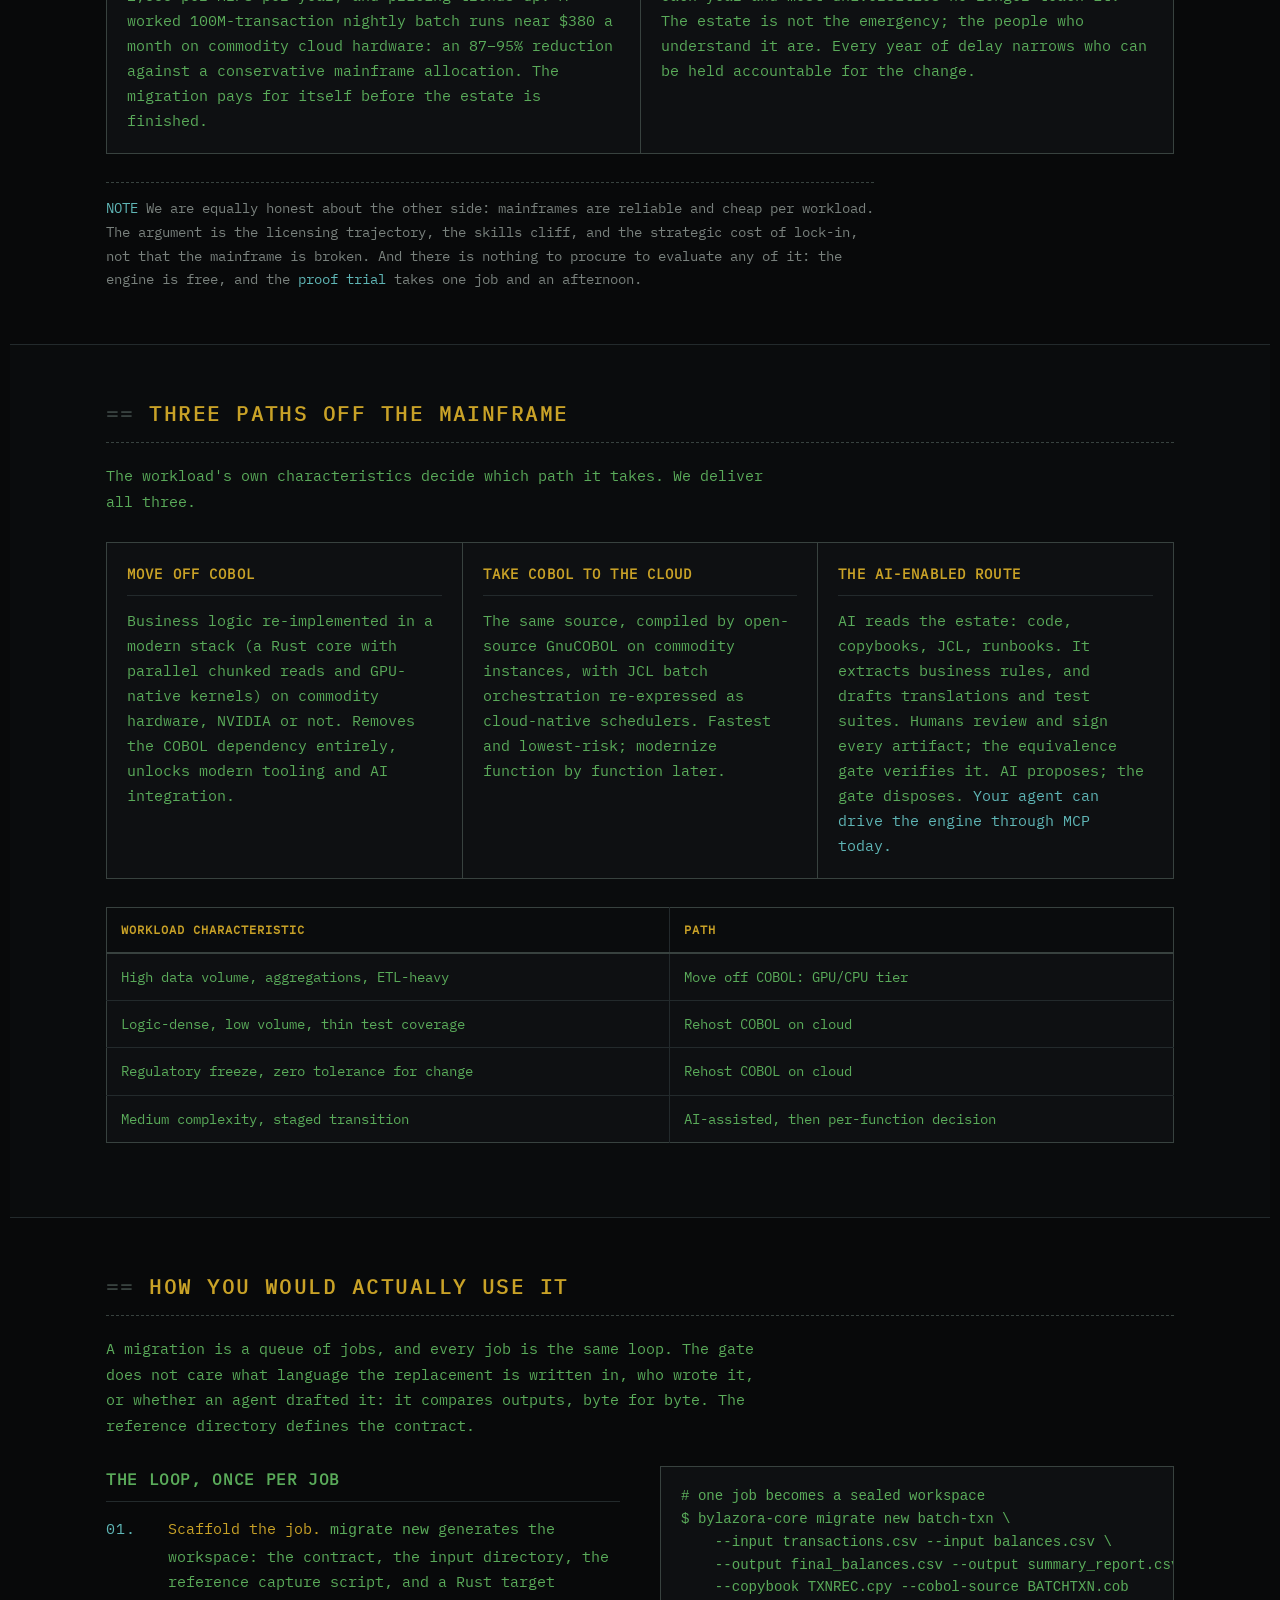
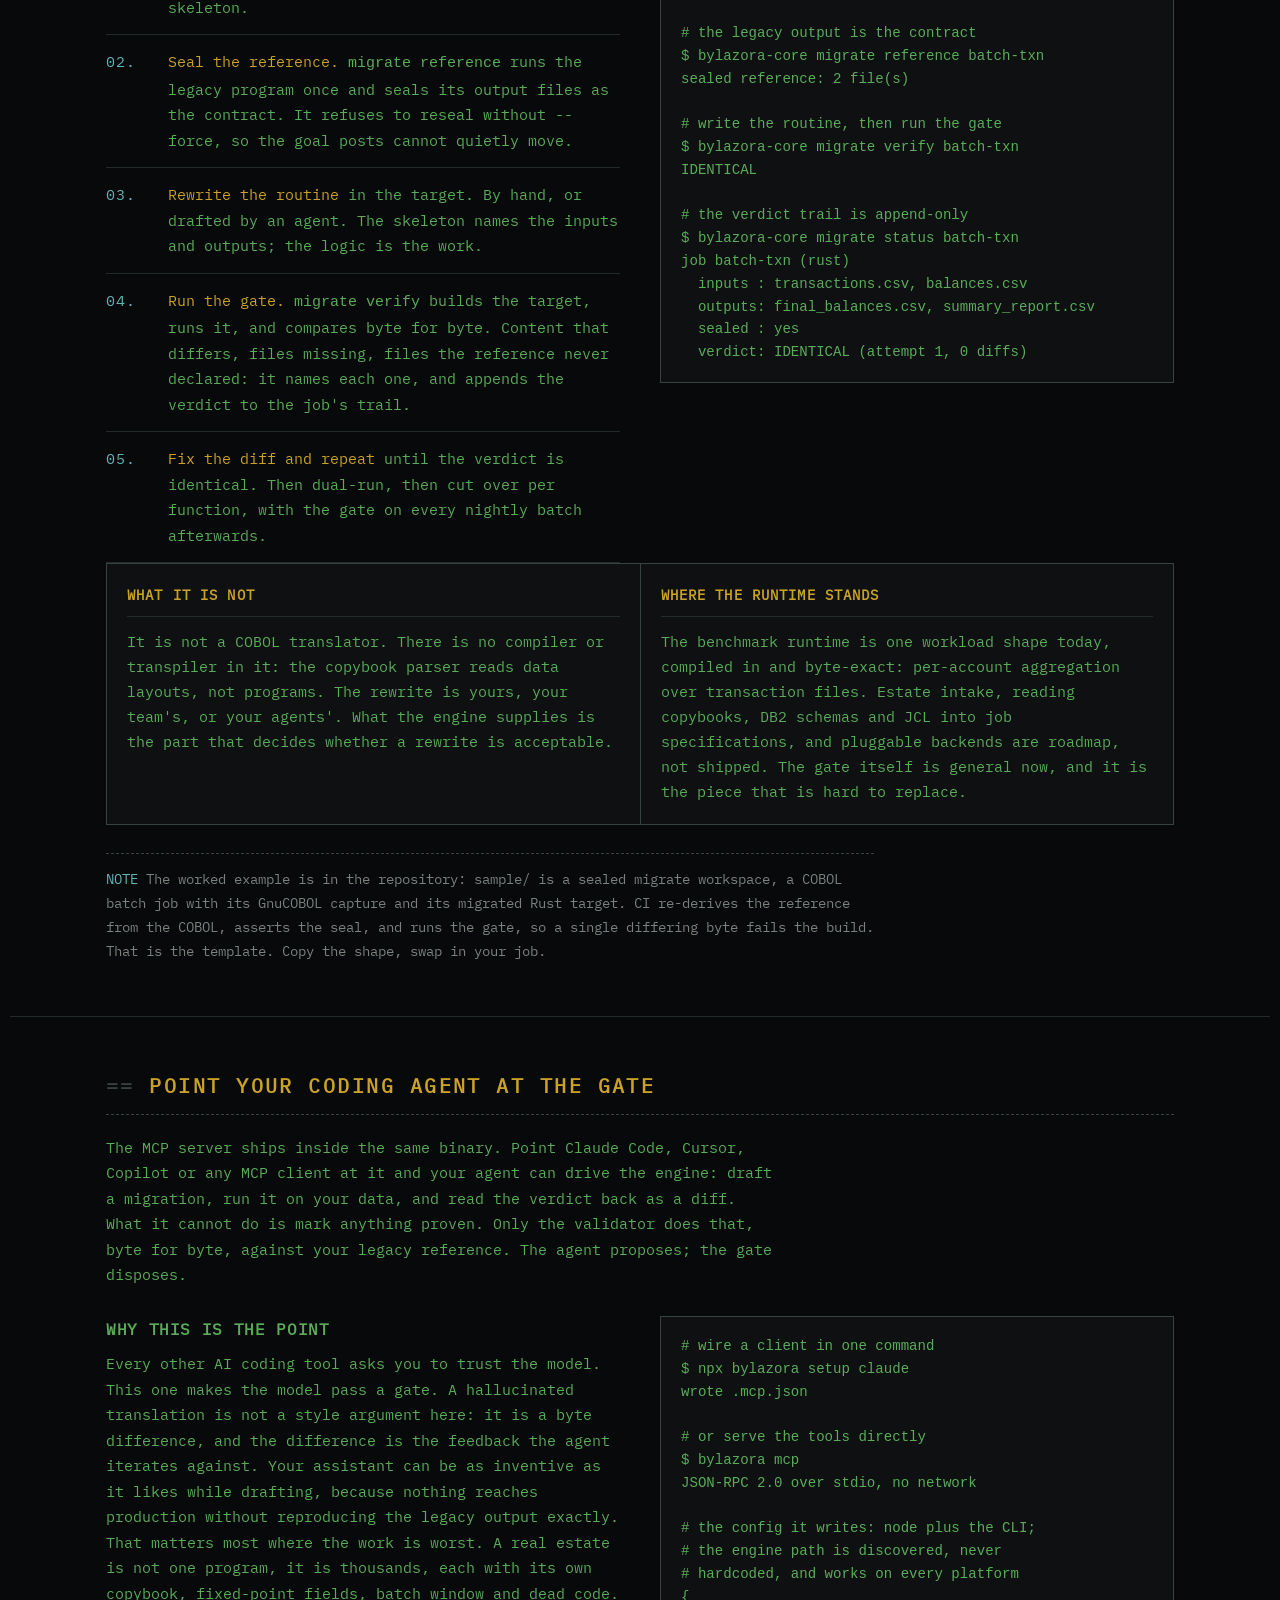
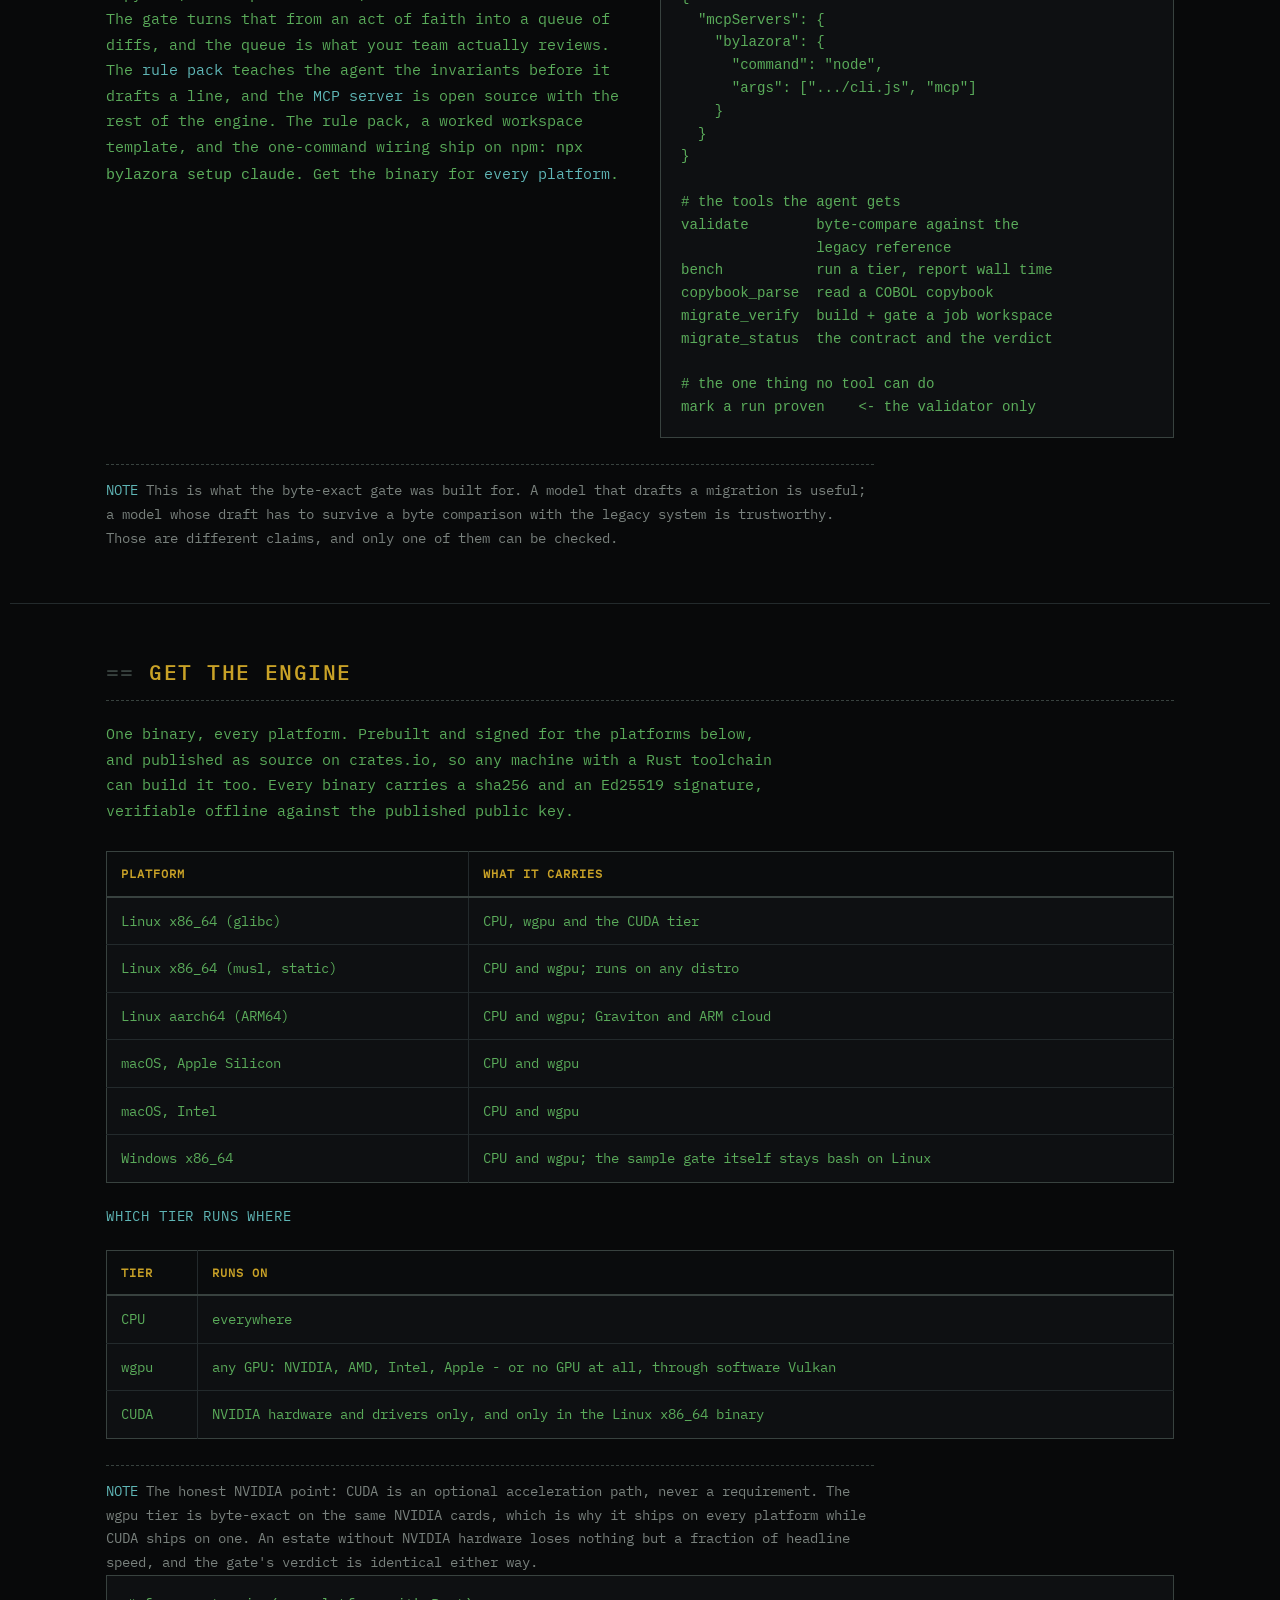
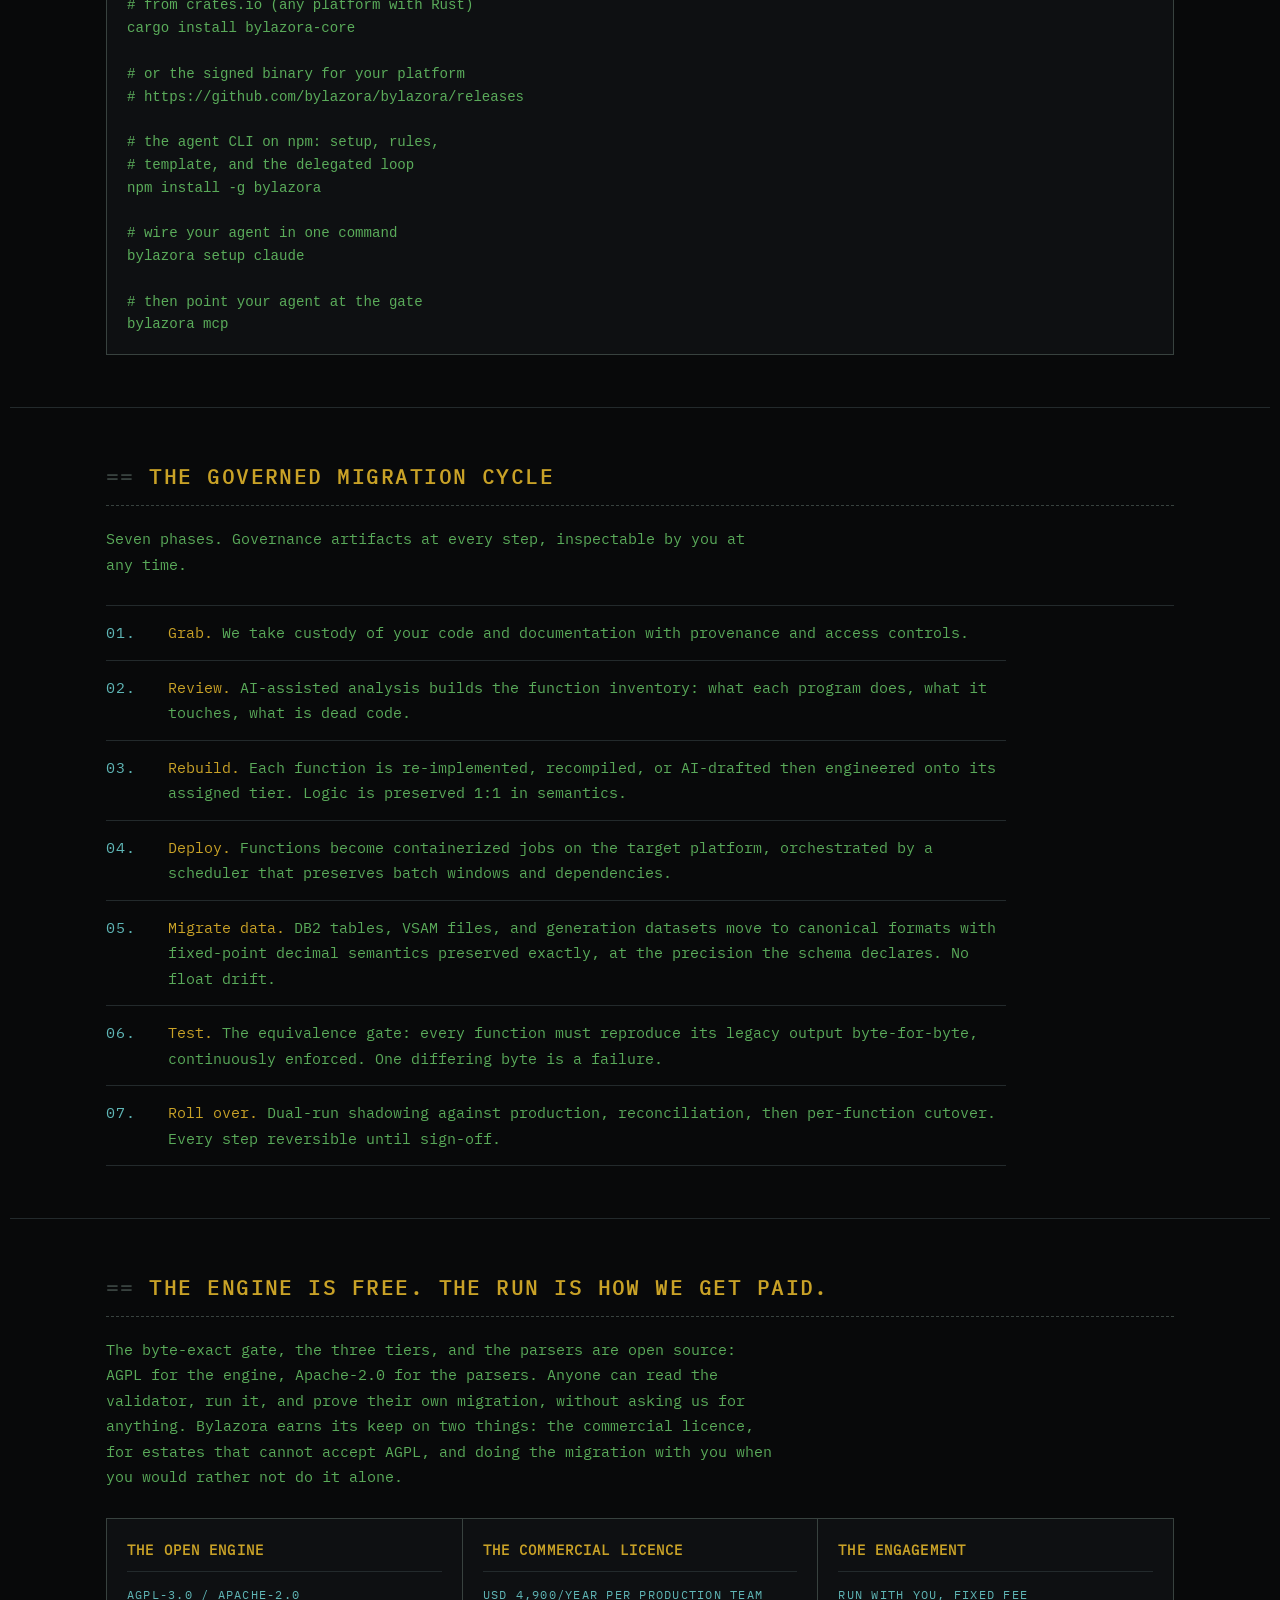
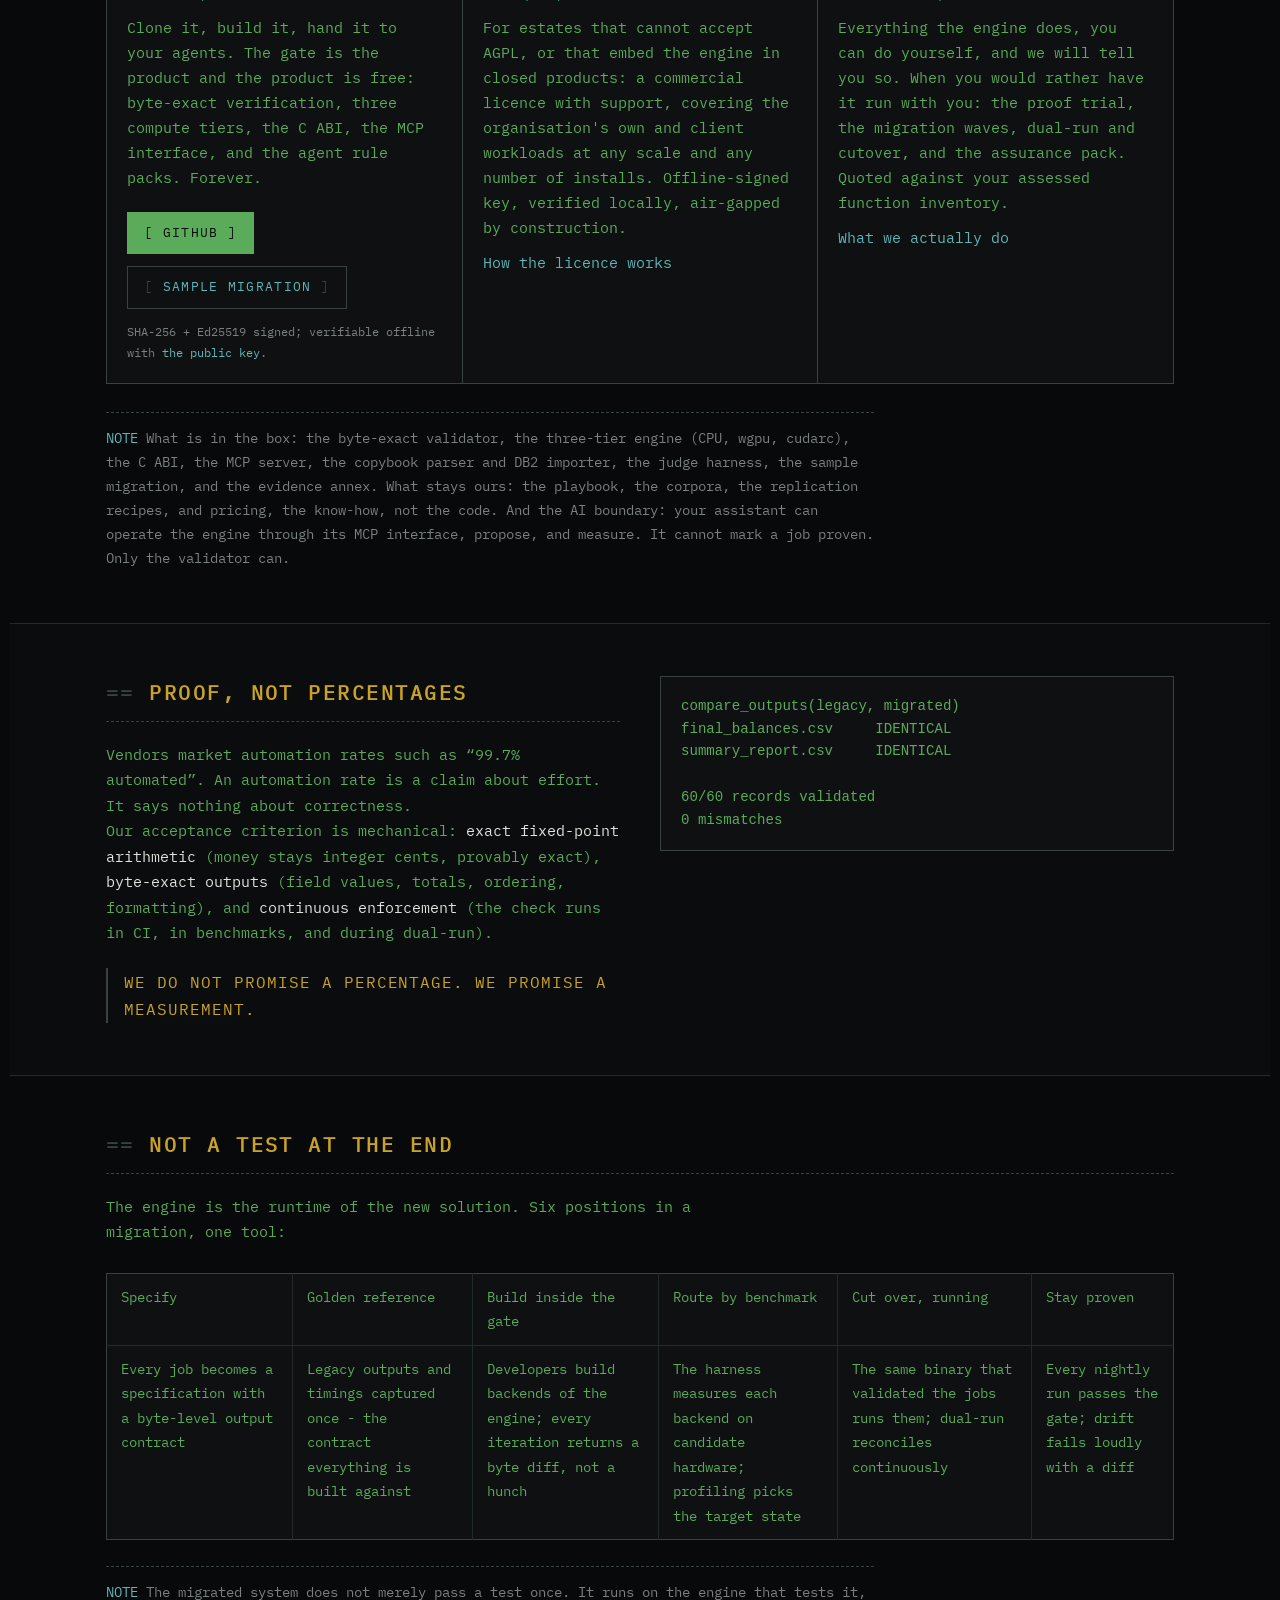
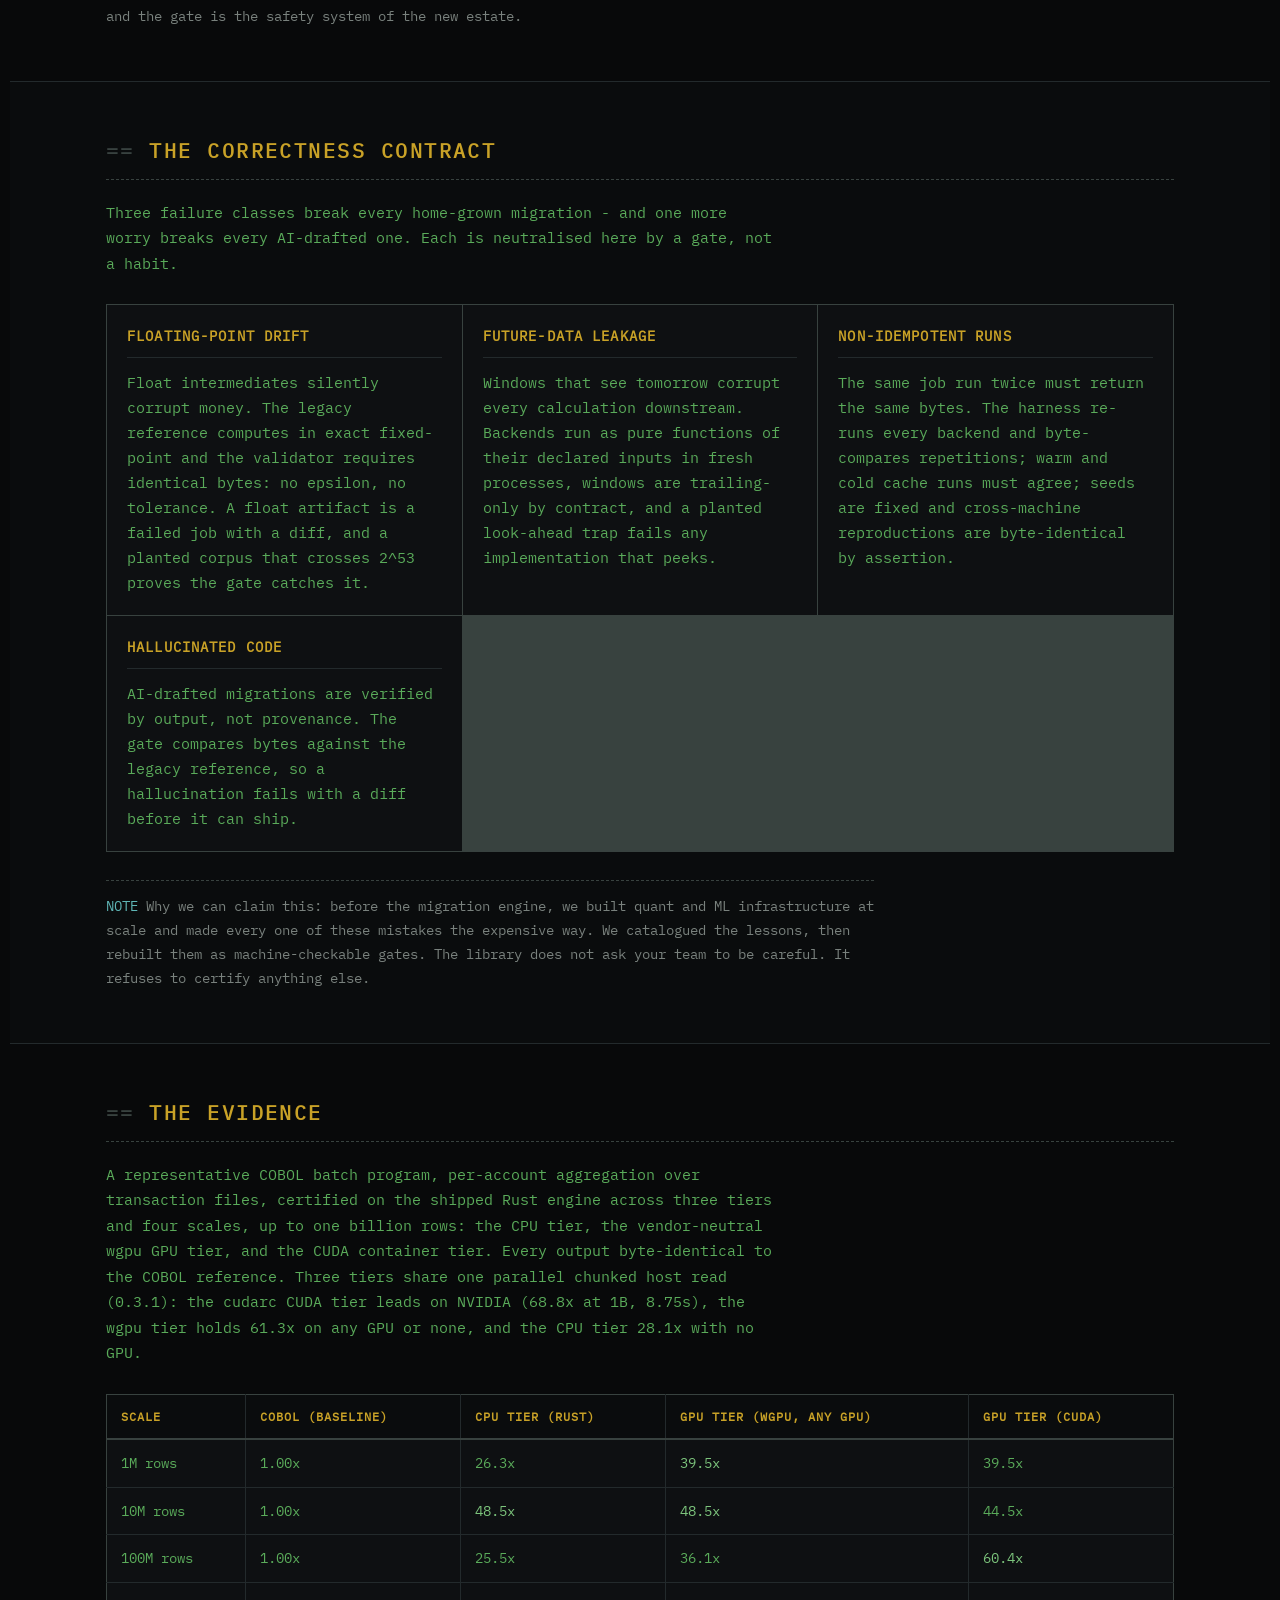
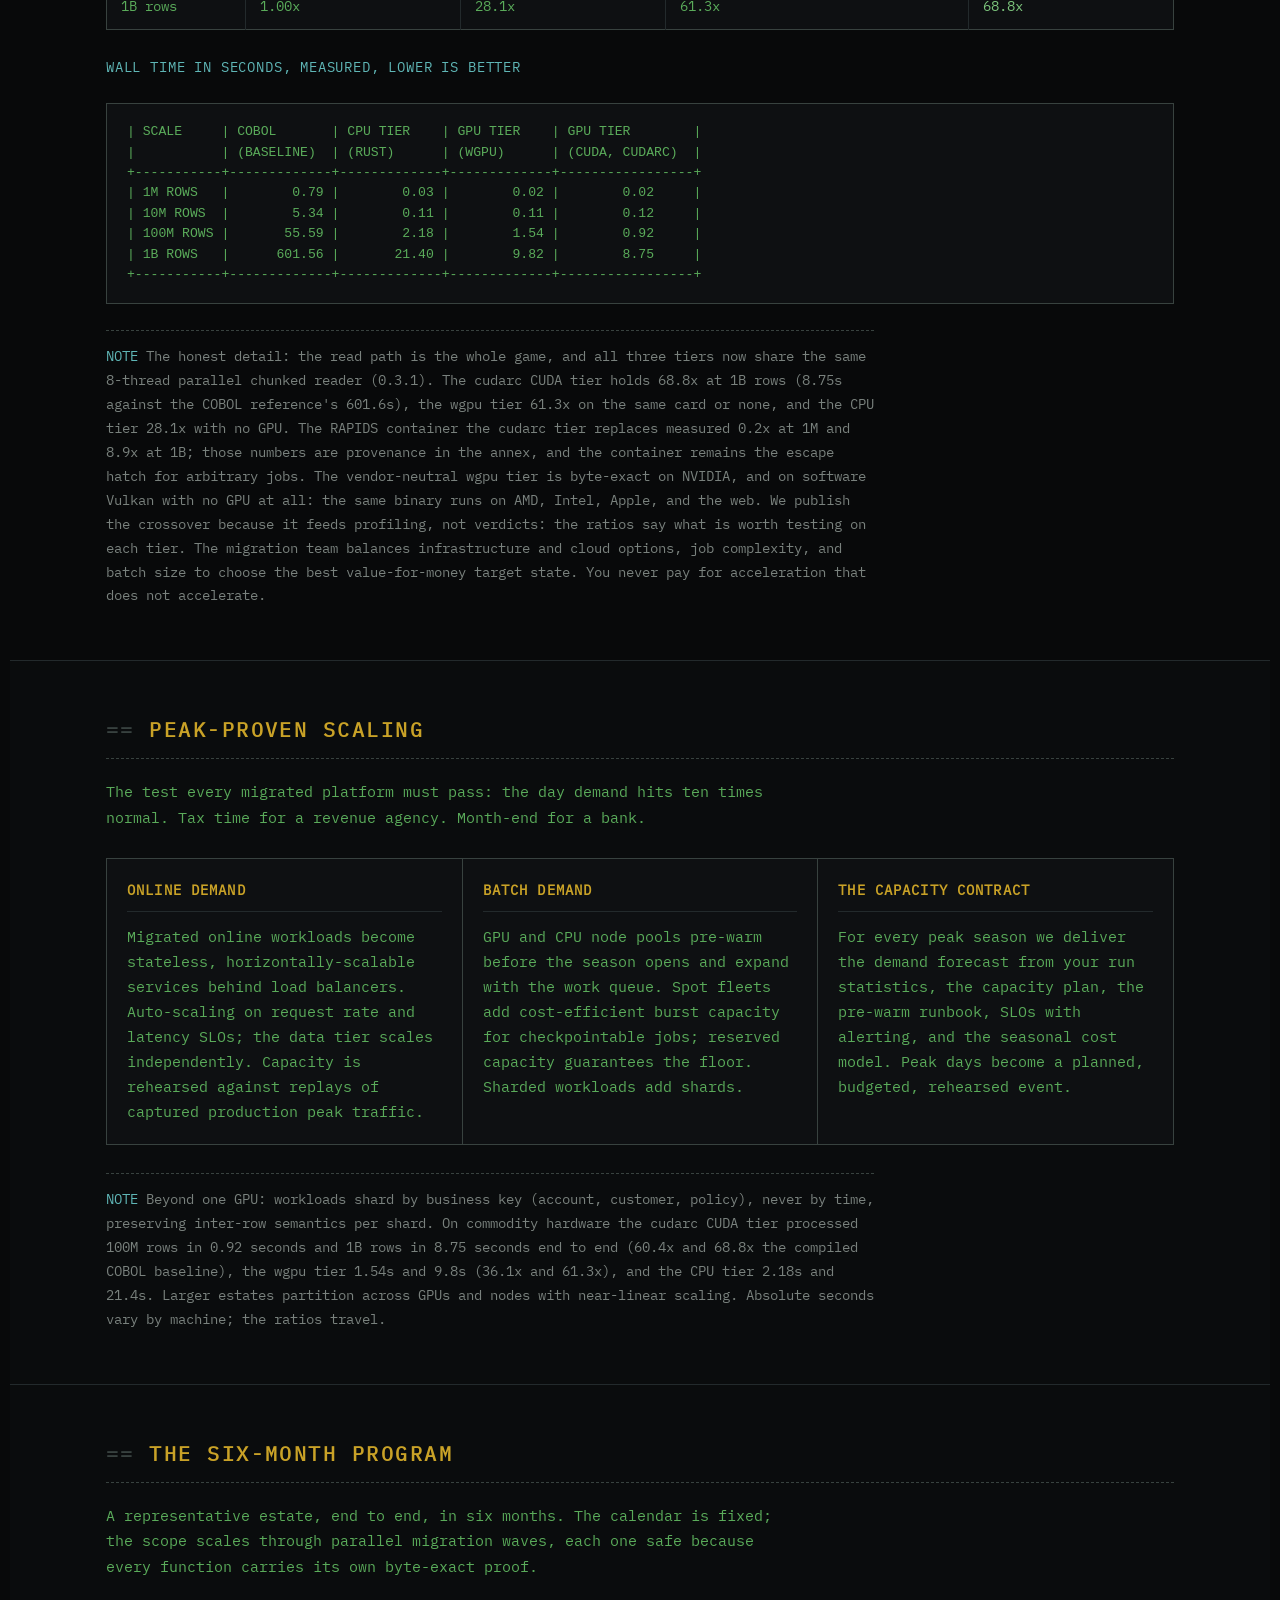
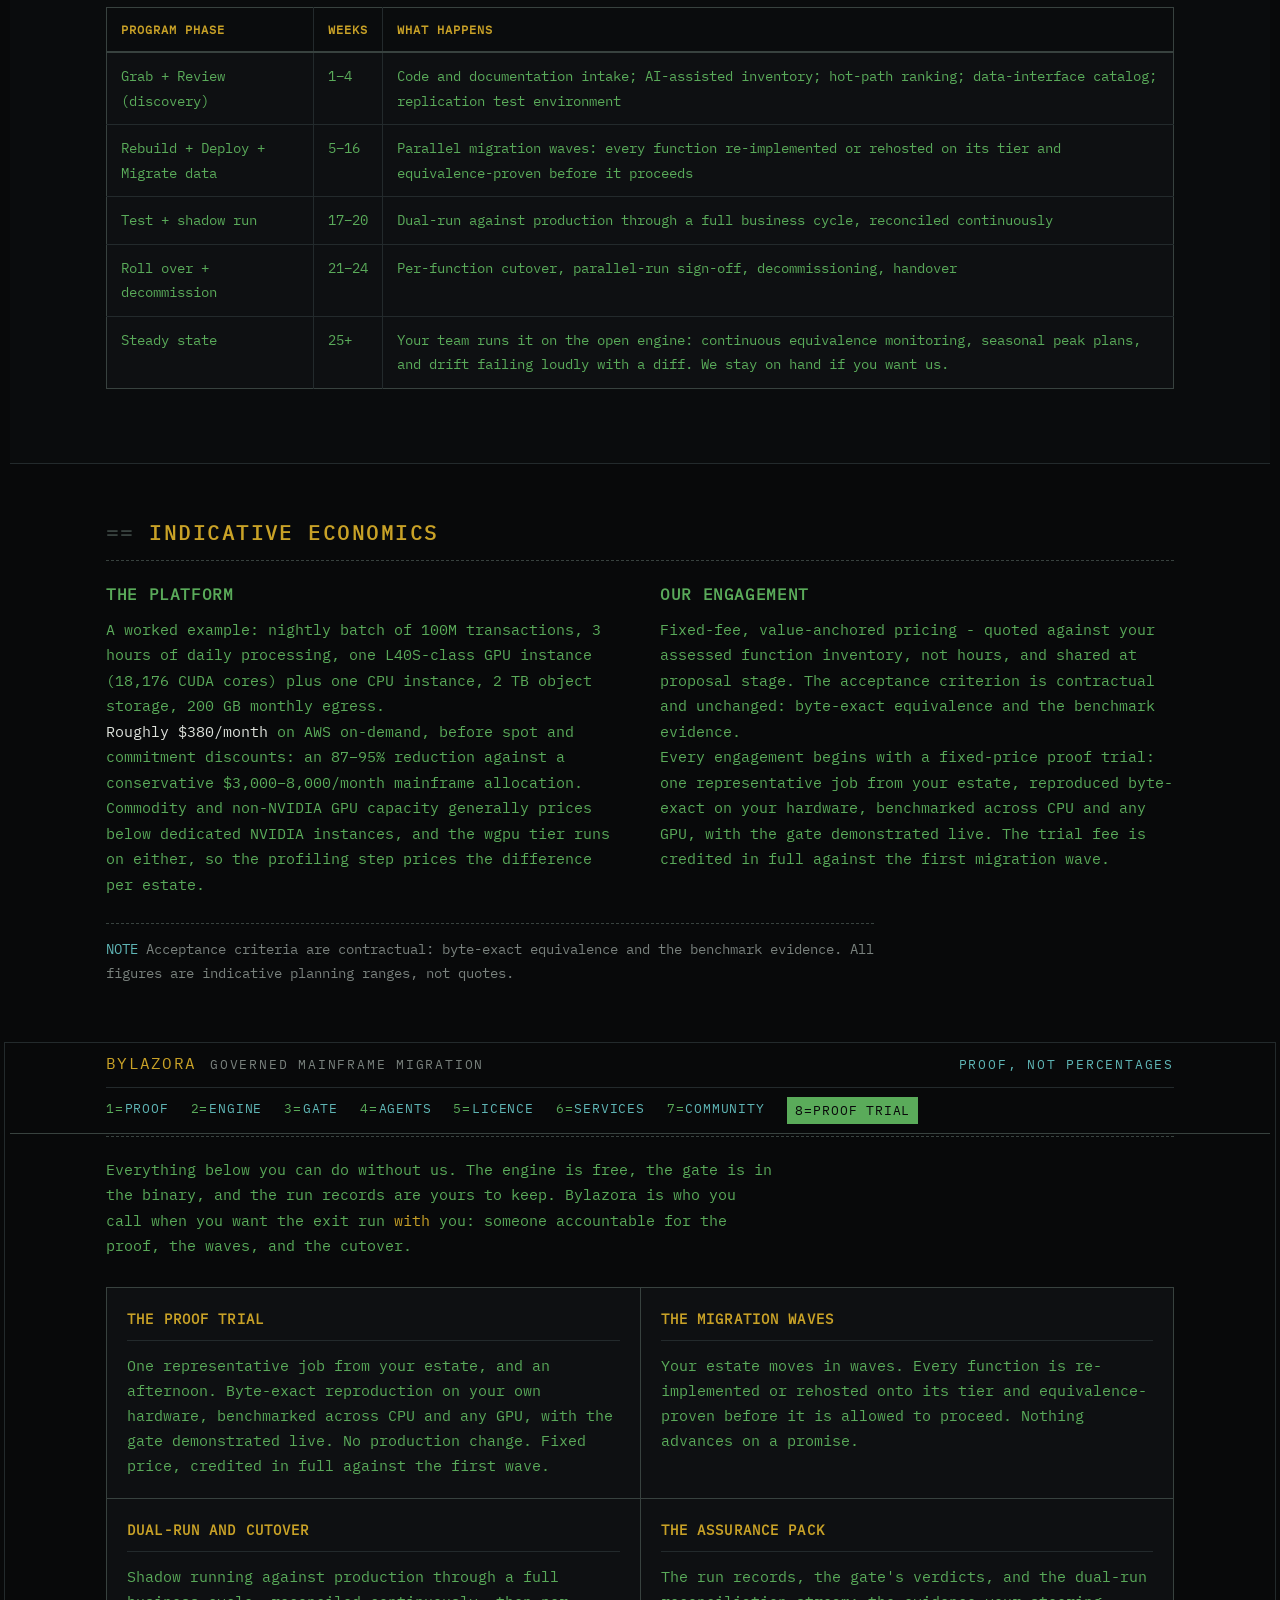
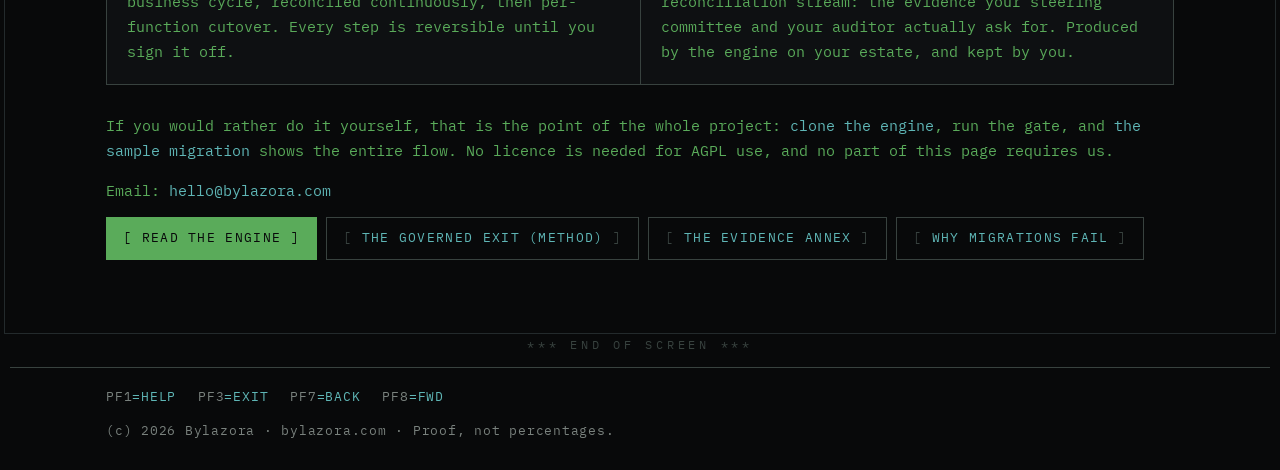
<file: managed-run.html>
<!DOCTYPE html>
<html lang="en">
<head>
<meta charset="utf-8">
<meta name="viewport" content="width=device-width, initial-scale=1">
<meta http-equiv="refresh" content="0; url=index.html#engage">
<link rel="canonical" href="https://bylazora.com/index.html#engage">
<title>Moved | Bylazora</title>
<meta property="og:title" content="Services | Bylazora">
<meta property="og:description" content="There is no hosted managed run. The engine is free; we sell the work, when you want it run with you.">
<meta property="og:url" content="https://bylazora.com/managed-run.html">
<meta property="og:type" content="website">
<meta property="og:site_name" content="Bylazora">
<meta property="og:image" content="https://bylazora.com/assets/bylazora-og.png">
<meta property="og:image:width" content="1200">
<meta property="og:image:height" content="630">
<meta property="og:image:alt" content="BYLAZORA - Proof, not percentages">
<meta name="twitter:card" content="summary_large_image">
<meta name="twitter:image" content="https://bylazora.com/assets/bylazora-og.png">
<link rel="icon" href="assets/favicon.ico" sizes="any">
<link rel="icon" type="image/png" sizes="32x32" href="assets/favicon-32.png">
<link rel="icon" type="image/png" sizes="16x16" href="assets/favicon-16.png">
<link rel="apple-touch-icon" href="assets/apple-touch-icon.png">
<link rel="stylesheet" href="assets/style-v6.css">
</head>
<body>
<header class="site-header"><div class="wrap">
<div class="screen-title"><a class="brand" href="index.html">BYLAZORA</a><span class="screen-sub">GOVERNED MAINFRAME MIGRATION</span><span class="screen-right">PROOF, NOT PERCENTAGES</span></div>
<nav class="pf-row"><a href="index.html"><span class="pf-key">1=</span>PROOF</a><a href="index.html#paths"><span class="pf-key">2=</span>ENGINE</a><a href="index.html#equivalence"><span class="pf-key">3=</span>GATE</a><a href="index.html#agents"><span class="pf-key">4=</span>AGENTS</a><a href="licence.html"><span class="pf-key">5=</span>LICENCE</a><a href="index.html#engage"><span class="pf-key">6=</span>SERVICES</a><a href="community.html"><span class="pf-key">7=</span>COMMUNITY</a><a class="is-cta" href="index.html#engage"><span class="pf-key">8=</span>PROOF TRIAL</a></nav>
</div></header>
<main class="doc wrap">
<h1>This page has moved</h1>
<p>There is no hosted "managed run". The engine is free and produces the run records on your own estate; what we sell is the work, when you want it run with you.</p>
<p><a href="index.html#engage">Services: when you want it run with you</a></p>
</main>
<p class="eos">*** END OF SCREEN ***</p>
</body>
</html>
</file>
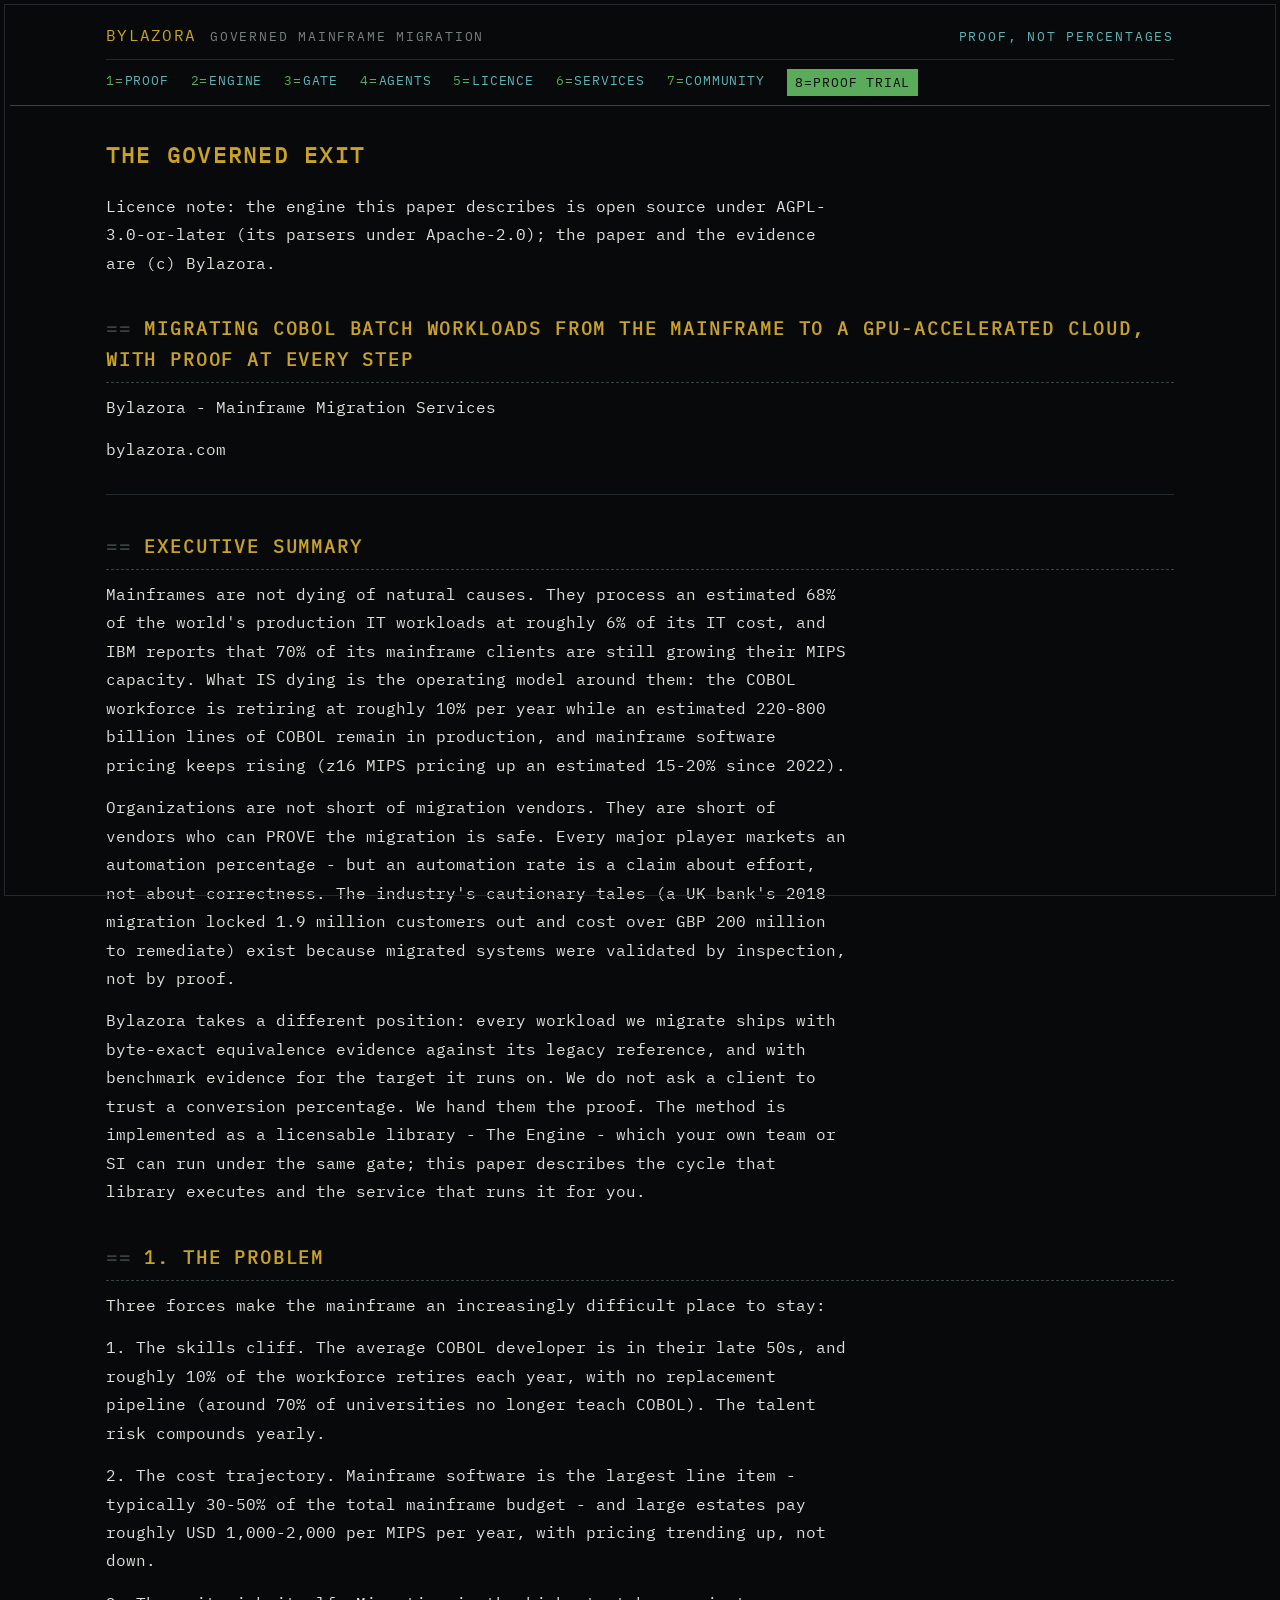
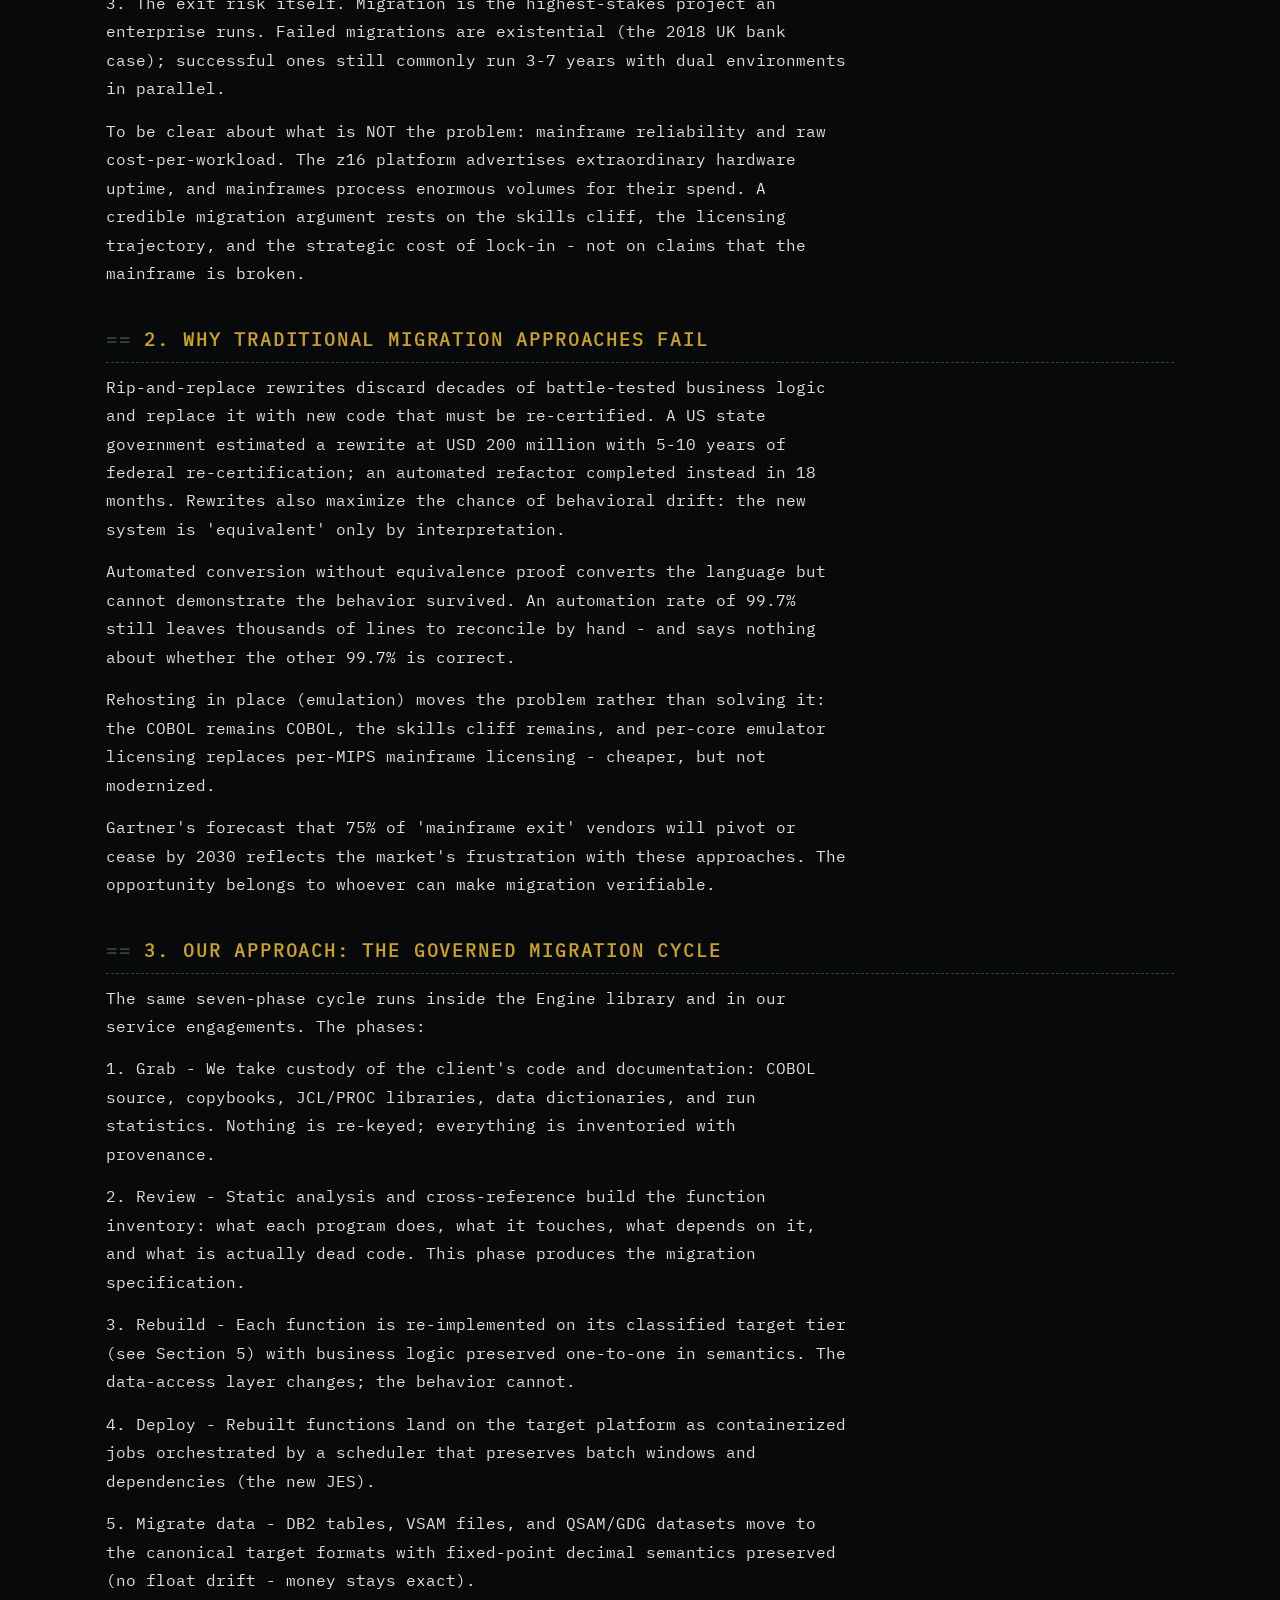
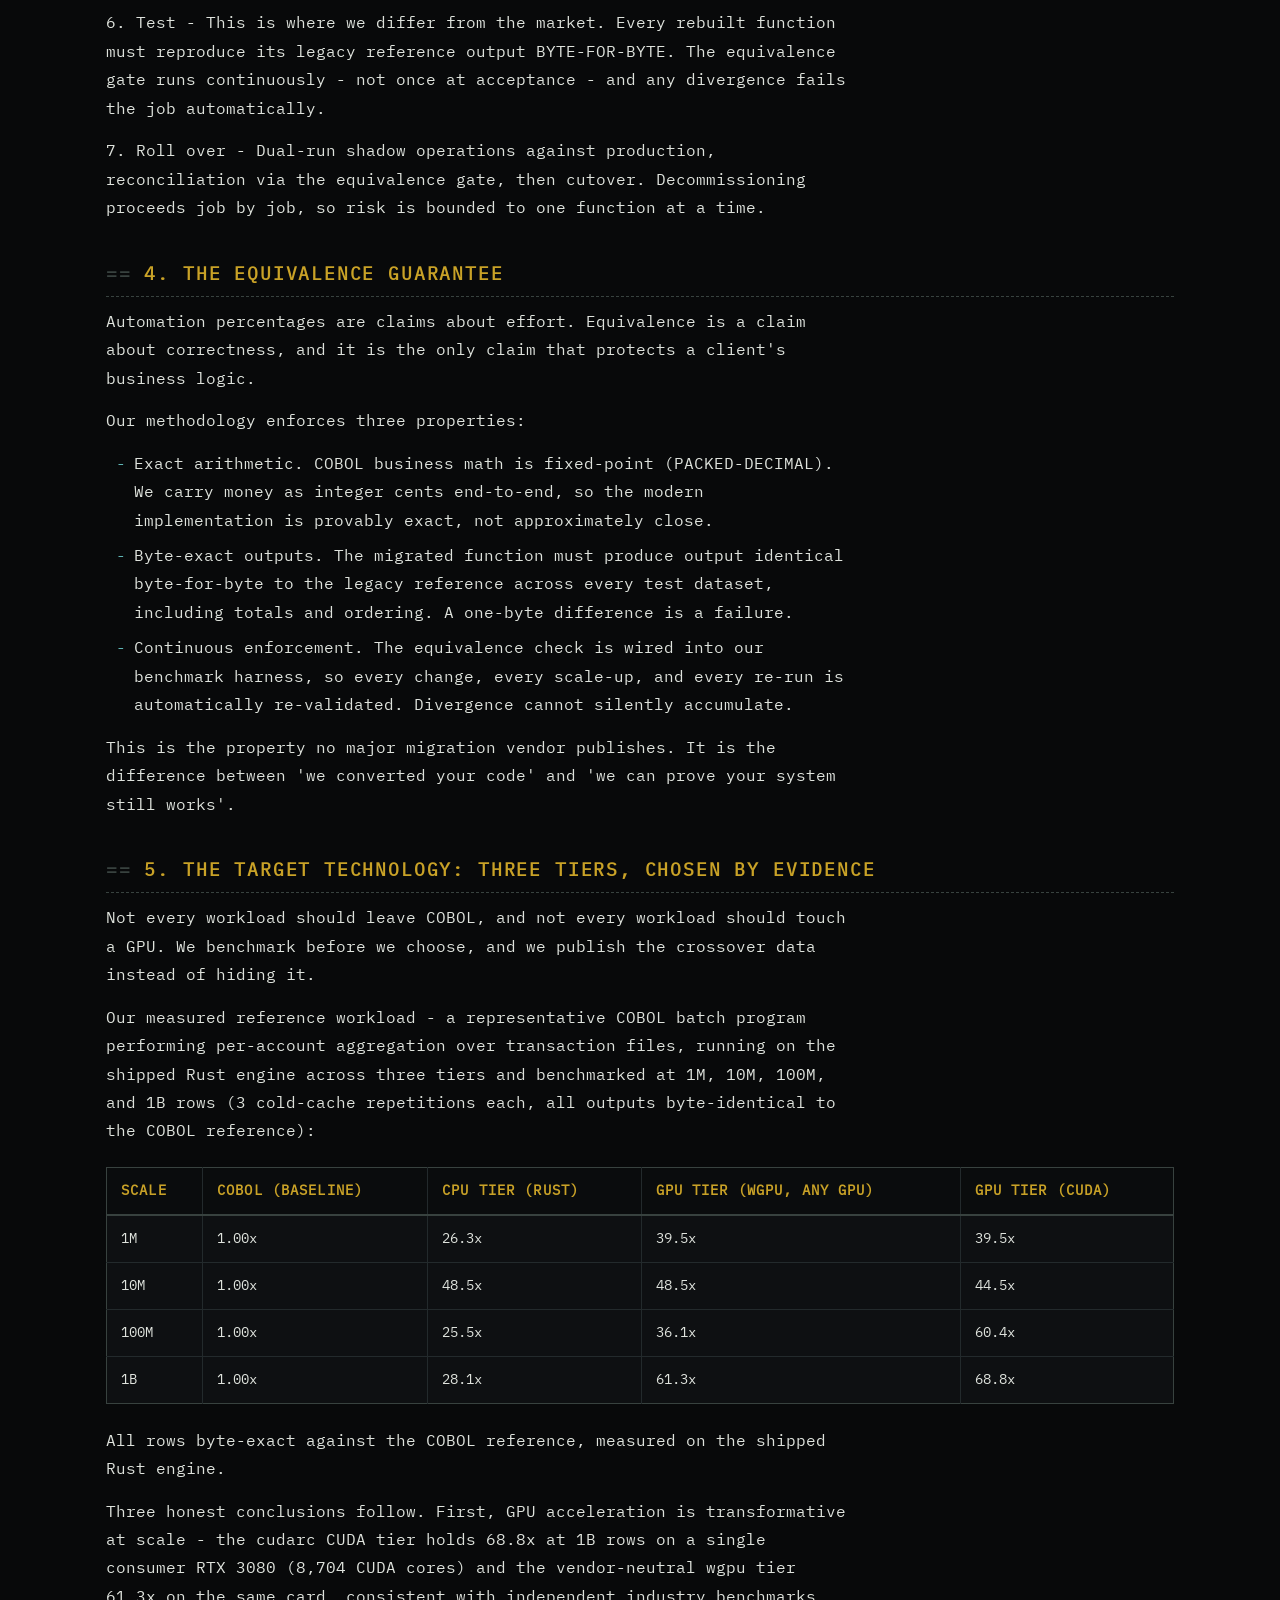
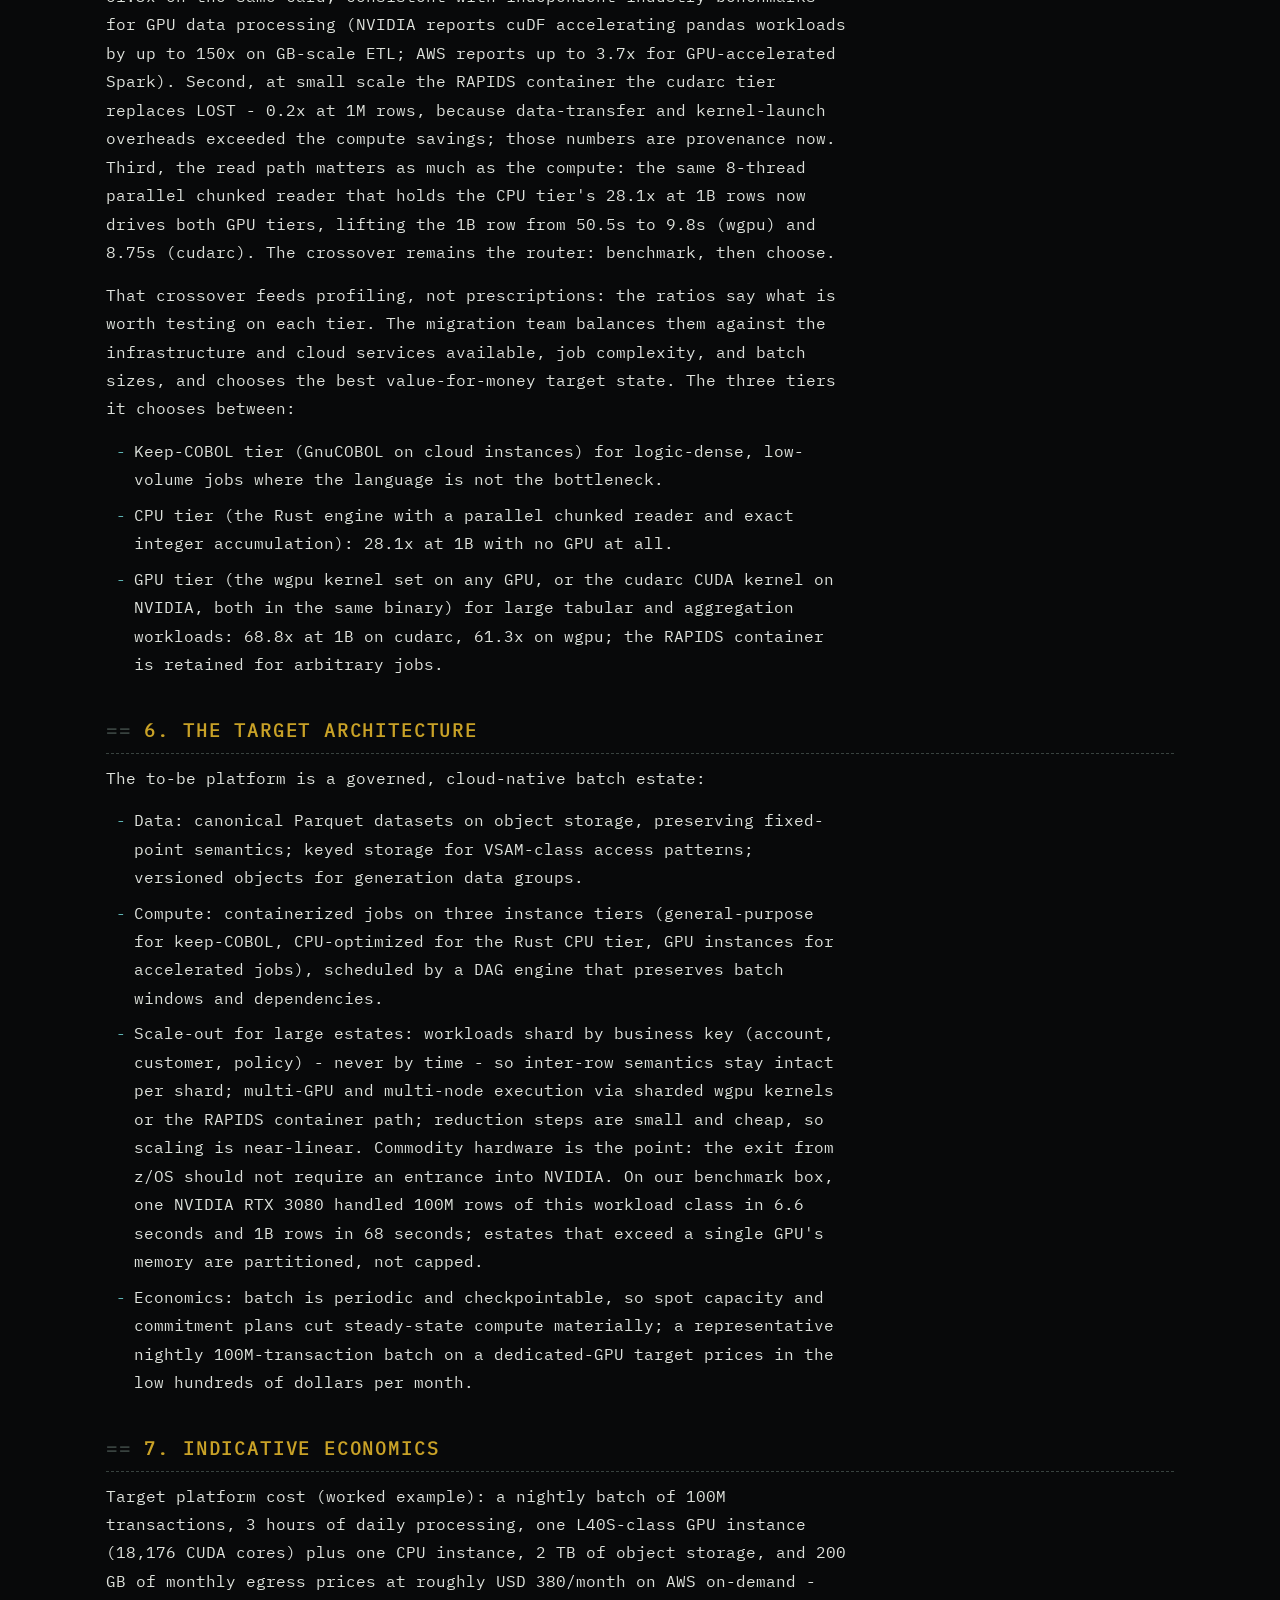
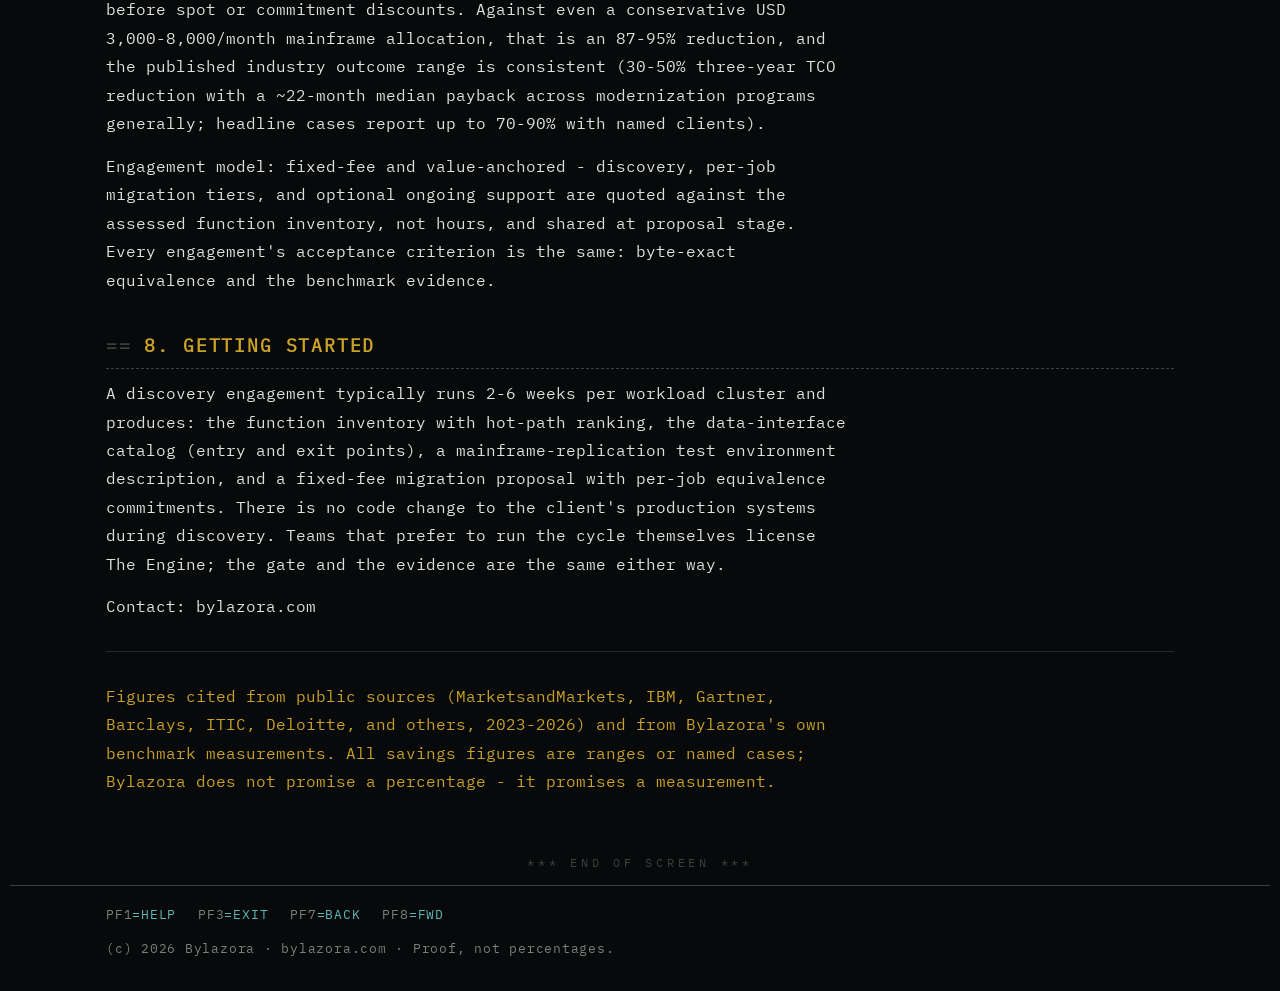
<file: white-paper-governed-exit.html>
<!DOCTYPE html>
<html lang="en">
<head>
<meta charset="utf-8">
<meta name="viewport" content="width=device-width, initial-scale=1">
<title>The Governed Exit - Methodology | Bylazora</title>
<meta name="description" content="Bylazora - governed, AI-enabled mainframe migration to GPU/CPU-enabled cloud.">
<meta property="og:type" content="website">
<meta property="og:site_name" content="Bylazora">
<meta property="og:title" content="The Governed Exit - Methodology | Bylazora">
<meta property="og:description" content="Bylazora - governed, AI-enabled mainframe migration to GPU/CPU-enabled cloud.">
<meta property="og:image" content="https://bylazora.com/assets/bylazora-og.png">
<meta property="og:image:width" content="1200">
<meta property="og:image:height" content="630">
<meta property="og:image:alt" content="BYLAZORA - Proof, not percentages">
<meta property="og:url" content="https://bylazora.com/white-paper-governed-exit.html">
<meta name="twitter:card" content="summary_large_image">
<meta name="twitter:image" content="https://bylazora.com/assets/bylazora-og.png">
<link rel="icon" href="assets/favicon.ico" sizes="any">
<link rel="icon" type="image/png" sizes="32x32" href="assets/favicon-32.png">
<link rel="icon" type="image/png" sizes="16x16" href="assets/favicon-16.png">
<link rel="apple-touch-icon" href="assets/apple-touch-icon.png">
<link rel="stylesheet" href="assets/style-v6.css">
</head>
<body>
<header class="site-header"><div class="wrap"><div class="screen-title"><a class="brand" href="index.html">BYLAZORA</a><span class="screen-sub">GOVERNED MAINFRAME MIGRATION</span><span class="screen-right">PROOF, NOT PERCENTAGES</span></div><nav class="pf-row"><a href="index.html"><span class="pf-key">1=</span>PROOF</a><a href="index.html#paths"><span class="pf-key">2=</span>ENGINE</a><a href="index.html#equivalence"><span class="pf-key">3=</span>GATE</a><a href="index.html#agents"><span class="pf-key">4=</span>AGENTS</a><a href="licence.html"><span class="pf-key">5=</span>LICENCE</a><a href="index.html#engage"><span class="pf-key">6=</span>SERVICES</a><a href="community.html"><span class="pf-key">7=</span>COMMUNITY</a><a class="is-cta" href="index.html#engage"><span class="pf-key">8=</span>PROOF TRIAL</a></nav></div></header>
<main class="doc wrap"><h1>The Governed Exit</h1>
<p><strong>Licence note:</strong> the engine this paper describes is open source under AGPL-3.0-or-later (its parsers under Apache-2.0); the paper and the evidence are (c) Bylazora.</p>
<h2>Migrating COBOL Batch Workloads from the Mainframe to a GPU-Accelerated Cloud, With Proof at Every Step</h2>
<p><strong>Bylazora - Mainframe Migration Services</strong></p>
<p>bylazora.com</p>
<hr>
<h2>Executive summary</h2>
<p>Mainframes are not dying of natural causes. They process an estimated 68% of the world's production IT workloads at roughly 6% of its IT cost, and IBM reports that 70% of its mainframe clients are still growing their MIPS capacity. What IS dying is the operating model around them: the COBOL workforce is retiring at roughly 10% per year while an estimated 220-800 billion lines of COBOL remain in production, and mainframe software pricing keeps rising (z16 MIPS pricing up an estimated 15-20% since 2022).</p>
<p>Organizations are not short of migration vendors. They are short of vendors who can PROVE the migration is safe. Every major player markets an automation percentage - but an automation rate is a claim about effort, not about correctness. The industry's cautionary tales (a UK bank's 2018 migration locked 1.9 million customers out and cost over GBP 200 million to remediate) exist because migrated systems were validated by inspection, not by proof.</p>
<p>Bylazora takes a different position: <strong>every workload we migrate ships with byte-exact equivalence evidence against its legacy reference, and with benchmark evidence for the target it runs on.</strong> We do not ask a client to trust a conversion percentage. We hand them the proof. The method is implemented as a licensable library - The Engine - which your own team or SI can run under the same gate; this paper describes the cycle that library executes and the service that runs it for you.</p>
<h2>1. The problem</h2>
<p>Three forces make the mainframe an increasingly difficult place to stay:</p>
<p>1. <strong>The skills cliff.</strong> The average COBOL developer is in their late 50s, and roughly 10% of the workforce retires each year, with no replacement pipeline (around 70% of universities no longer teach COBOL). The talent risk compounds yearly.</p>
<p>2. <strong>The cost trajectory.</strong> Mainframe software is the largest line item - typically 30-50% of the total mainframe budget - and large estates pay roughly USD 1,000-2,000 per MIPS per year, with pricing trending up, not down.</p>
<p>3. <strong>The exit risk itself.</strong> Migration is the highest-stakes project an enterprise runs. Failed migrations are existential (the 2018 UK bank case); successful ones still commonly run 3-7 years with dual environments in parallel.</p>
<p>To be clear about what is NOT the problem: mainframe reliability and raw cost-per-workload. The z16 platform advertises extraordinary hardware uptime, and mainframes process enormous volumes for their spend. A credible migration argument rests on the skills cliff, the licensing trajectory, and the strategic cost of lock-in - not on claims that the mainframe is broken.</p>
<h2>2. Why traditional migration approaches fail</h2>
<p><strong>Rip-and-replace rewrites</strong> discard decades of battle-tested business logic and replace it with new code that must be re-certified. A US state government estimated a rewrite at USD 200 million with 5-10 years of federal re-certification; an automated refactor completed instead in 18 months. Rewrites also maximize the chance of behavioral drift: the new system is 'equivalent' only by interpretation.</p>
<p><strong>Automated conversion without equivalence proof</strong> converts the language but cannot demonstrate the behavior survived. An automation rate of 99.7% still leaves thousands of lines to reconcile by hand - and says nothing about whether the other 99.7% is correct.</p>
<p><strong>Rehosting in place</strong> (emulation) moves the problem rather than solving it: the COBOL remains COBOL, the skills cliff remains, and per-core emulator licensing replaces per-MIPS mainframe licensing - cheaper, but not modernized.</p>
<p>Gartner's forecast that 75% of 'mainframe exit' vendors will pivot or cease by 2030 reflects the market's frustration with these approaches. The opportunity belongs to whoever can make migration verifiable.</p>
<h2>3. Our approach: the governed migration cycle</h2>
<p>The same seven-phase cycle runs inside the Engine library and in our service engagements. The phases:</p>
<p>1. <strong>Grab</strong> - We take custody of the client's code and documentation: COBOL source, copybooks, JCL/PROC libraries, data dictionaries, and run statistics. Nothing is re-keyed; everything is inventoried with provenance.</p>
<p>2. <strong>Review</strong> - Static analysis and cross-reference build the function inventory: what each program does, what it touches, what depends on it, and what is actually dead code. This phase produces the migration specification.</p>
<p>3. <strong>Rebuild</strong> - Each function is re-implemented on its classified target tier (see Section 5) with business logic preserved one-to-one in semantics. The data-access layer changes; the behavior cannot.</p>
<p>4. <strong>Deploy</strong> - Rebuilt functions land on the target platform as containerized jobs orchestrated by a scheduler that preserves batch windows and dependencies (the new JES).</p>
<p>5. <strong>Migrate data</strong> - DB2 tables, VSAM files, and QSAM/GDG datasets move to the canonical target formats with fixed-point decimal semantics preserved (no float drift - money stays exact).</p>
<p>6. <strong>Test</strong> - This is where we differ from the market. Every rebuilt function must reproduce its legacy reference output BYTE-FOR-BYTE. The equivalence gate runs continuously - not once at acceptance - and any divergence fails the job automatically.</p>
<p>7. <strong>Roll over</strong> - Dual-run shadow operations against production, reconciliation via the equivalence gate, then cutover. Decommissioning proceeds job by job, so risk is bounded to one function at a time.</p>
<h2>4. The equivalence guarantee</h2>
<p>Automation percentages are claims about effort. Equivalence is a claim about correctness, and it is the only claim that protects a client's business logic.</p>
<p>Our methodology enforces three properties:</p>
<ul>
<li>Exact arithmetic. COBOL business math is fixed-point (PACKED-DECIMAL). We carry money as integer cents end-to-end, so the modern implementation is provably exact, not approximately close.</li>
<li>Byte-exact outputs. The migrated function must produce output identical byte-for-byte to the legacy reference across every test dataset, including totals and ordering. A one-byte difference is a failure.</li>
<li>Continuous enforcement. The equivalence check is wired into our benchmark harness, so every change, every scale-up, and every re-run is automatically re-validated. Divergence cannot silently accumulate.</li>
</ul>
<p>This is the property no major migration vendor publishes. It is the difference between 'we converted your code' and 'we can prove your system still works'.</p>
<h2>5. The target technology: three tiers, chosen by evidence</h2>
<p>Not every workload should leave COBOL, and not every workload should touch a GPU. We benchmark before we choose, and we publish the crossover data instead of hiding it.</p>
<p><strong>Our measured reference workload</strong> - a representative COBOL batch program performing per-account aggregation over transaction files, running on the shipped Rust engine across three tiers and benchmarked at 1M, 10M, 100M, and 1B rows (3 cold-cache repetitions each, all outputs byte-identical to the COBOL reference):</p>
<table><tr><th>Scale</th><th>COBOL (baseline)</th><th>CPU tier (Rust)</th><th>GPU tier (wgpu, any GPU)</th><th>GPU tier (CUDA)</th></tr><tr><td>1M</td><td>1.00x</td><td>26.3x</td><td>39.5x</td><td>39.5x</td></tr><tr><td>10M</td><td>1.00x</td><td>48.5x</td><td>48.5x</td><td>44.5x</td></tr><tr><td>100M</td><td>1.00x</td><td>25.5x</td><td>36.1x</td><td>60.4x</td></tr><tr><td>1B</td><td>1.00x</td><td>28.1x</td><td>61.3x</td><td>68.8x</td></tr></table>
<p>All rows byte-exact against the COBOL reference, measured on the shipped Rust engine.</p>
<p>Three honest conclusions follow. First, GPU acceleration is transformative at scale - the cudarc CUDA tier holds 68.8x at 1B rows on a single consumer RTX 3080 (8,704 CUDA cores) and the vendor-neutral wgpu tier 61.3x on the same card, consistent with independent industry benchmarks for GPU data processing (NVIDIA reports cuDF accelerating pandas workloads by up to 150x on GB-scale ETL; AWS reports up to 3.7x for GPU-accelerated Spark). Second, at small scale the RAPIDS container the cudarc tier replaces LOST - 0.2x at 1M rows, because data-transfer and kernel-launch overheads exceeded the compute savings; those numbers are provenance now. Third, the read path matters as much as the compute: the same 8-thread parallel chunked reader that holds the CPU tier's 28.1x at 1B rows now drives both GPU tiers, lifting the 1B row from 50.5s to 9.8s (wgpu) and 8.75s (cudarc). The crossover remains the router: benchmark, then choose.</p>
<p>That crossover feeds profiling, not prescriptions: the ratios say what is worth testing on each tier. The migration team balances them against the infrastructure and cloud services available, job complexity, and batch sizes, and chooses the best value-for-money target state. The three tiers it chooses between:</p>
<ul>
<li>Keep-COBOL tier (GnuCOBOL on cloud instances) for logic-dense, low-volume jobs where the language is not the bottleneck.</li>
<li>CPU tier (the Rust engine with a parallel chunked reader and exact integer accumulation): 28.1x at 1B with no GPU at all.</li>
<li>GPU tier (the wgpu kernel set on any GPU, or the cudarc CUDA kernel on NVIDIA, both in the same binary) for large tabular and aggregation workloads: 68.8x at 1B on cudarc, 61.3x on wgpu; the RAPIDS container is retained for arbitrary jobs.</li>
</ul>
<h2>6. The target architecture</h2>
<p>The to-be platform is a governed, cloud-native batch estate:</p>
<ul>
<li>Data: canonical Parquet datasets on object storage, preserving fixed-point semantics; keyed storage for VSAM-class access patterns; versioned objects for generation data groups.</li>
<li>Compute: containerized jobs on three instance tiers (general-purpose for keep-COBOL, CPU-optimized for the Rust CPU tier, GPU instances for accelerated jobs), scheduled by a DAG engine that preserves batch windows and dependencies.</li>
<li>Scale-out for large estates: workloads shard by business key (account, customer, policy) - never by time - so inter-row semantics stay intact per shard; multi-GPU and multi-node execution via sharded wgpu kernels or the RAPIDS container path; reduction steps are small and cheap, so scaling is near-linear. Commodity hardware is the point: the exit from z/OS should not require an entrance into NVIDIA. On our benchmark box, one NVIDIA RTX 3080 handled 100M rows of this workload class in 6.6 seconds and 1B rows in 68 seconds; estates that exceed a single GPU's memory are partitioned, not capped.</li>
<li>Economics: batch is periodic and checkpointable, so spot capacity and commitment plans cut steady-state compute materially; a representative nightly 100M-transaction batch on a dedicated-GPU target prices in the low hundreds of dollars per month.</li>
</ul>
<h2>7. Indicative economics</h2>
<p><strong>Target platform cost (worked example):</strong> a nightly batch of 100M transactions, 3 hours of daily processing, one L40S-class GPU instance (18,176 CUDA cores) plus one CPU instance, 2 TB of object storage, and 200 GB of monthly egress prices at roughly USD 380/month on AWS on-demand - before spot or commitment discounts. Against even a conservative USD 3,000-8,000/month mainframe allocation, that is an 87-95% reduction, and the published industry outcome range is consistent (30-50% three-year TCO reduction with a ~22-month median payback across modernization programs generally; headline cases report up to 70-90% with named clients).</p>
<p><strong>Engagement model:</strong> fixed-fee and value-anchored - discovery, per-job migration tiers, and optional ongoing support are quoted against the assessed function inventory, not hours, and shared at proposal stage. Every engagement's acceptance criterion is the same: byte-exact equivalence and the benchmark evidence.</p>
<h2>8. Getting started</h2>
<p>A discovery engagement typically runs 2-6 weeks per workload cluster and produces: the function inventory with hot-path ranking, the data-interface catalog (entry and exit points), a mainframe-replication test environment description, and a fixed-fee migration proposal with per-job equivalence commitments. There is no code change to the client's production systems during discovery. Teams that prefer to run the cycle themselves license The Engine; the gate and the evidence are the same either way.</p>
<p>Contact: bylazora.com</p>
<hr>
<p><em>Figures cited from public sources (MarketsandMarkets, IBM, Gartner, Barclays, ITIC, Deloitte, and others, 2023-2026) and from Bylazora's own benchmark measurements. All savings figures are ranges or named cases; Bylazora does not promise a percentage - it promises a measurement.</em></p></main>
<p class="eos">*** END OF SCREEN ***</p>
<footer class="site-footer"><div class="wrap"><p class="pf-legend"><a href="white-paper.html"><span class="pf-key">PF1</span>=HELP</a><a href="index.html"><span class="pf-key">PF3</span>=EXIT</a><a href="index.html" onclick="history.back();return false;"><span class="pf-key">PF7</span>=BACK</a><a href="index.html" onclick="history.forward();return false;"><span class="pf-key">PF8</span>=FWD</a></p><p class="copyright">(c) 2026 Bylazora &middot; bylazora.com &middot; Proof, not percentages.</p></div></footer>
</body>
</html>
</file>
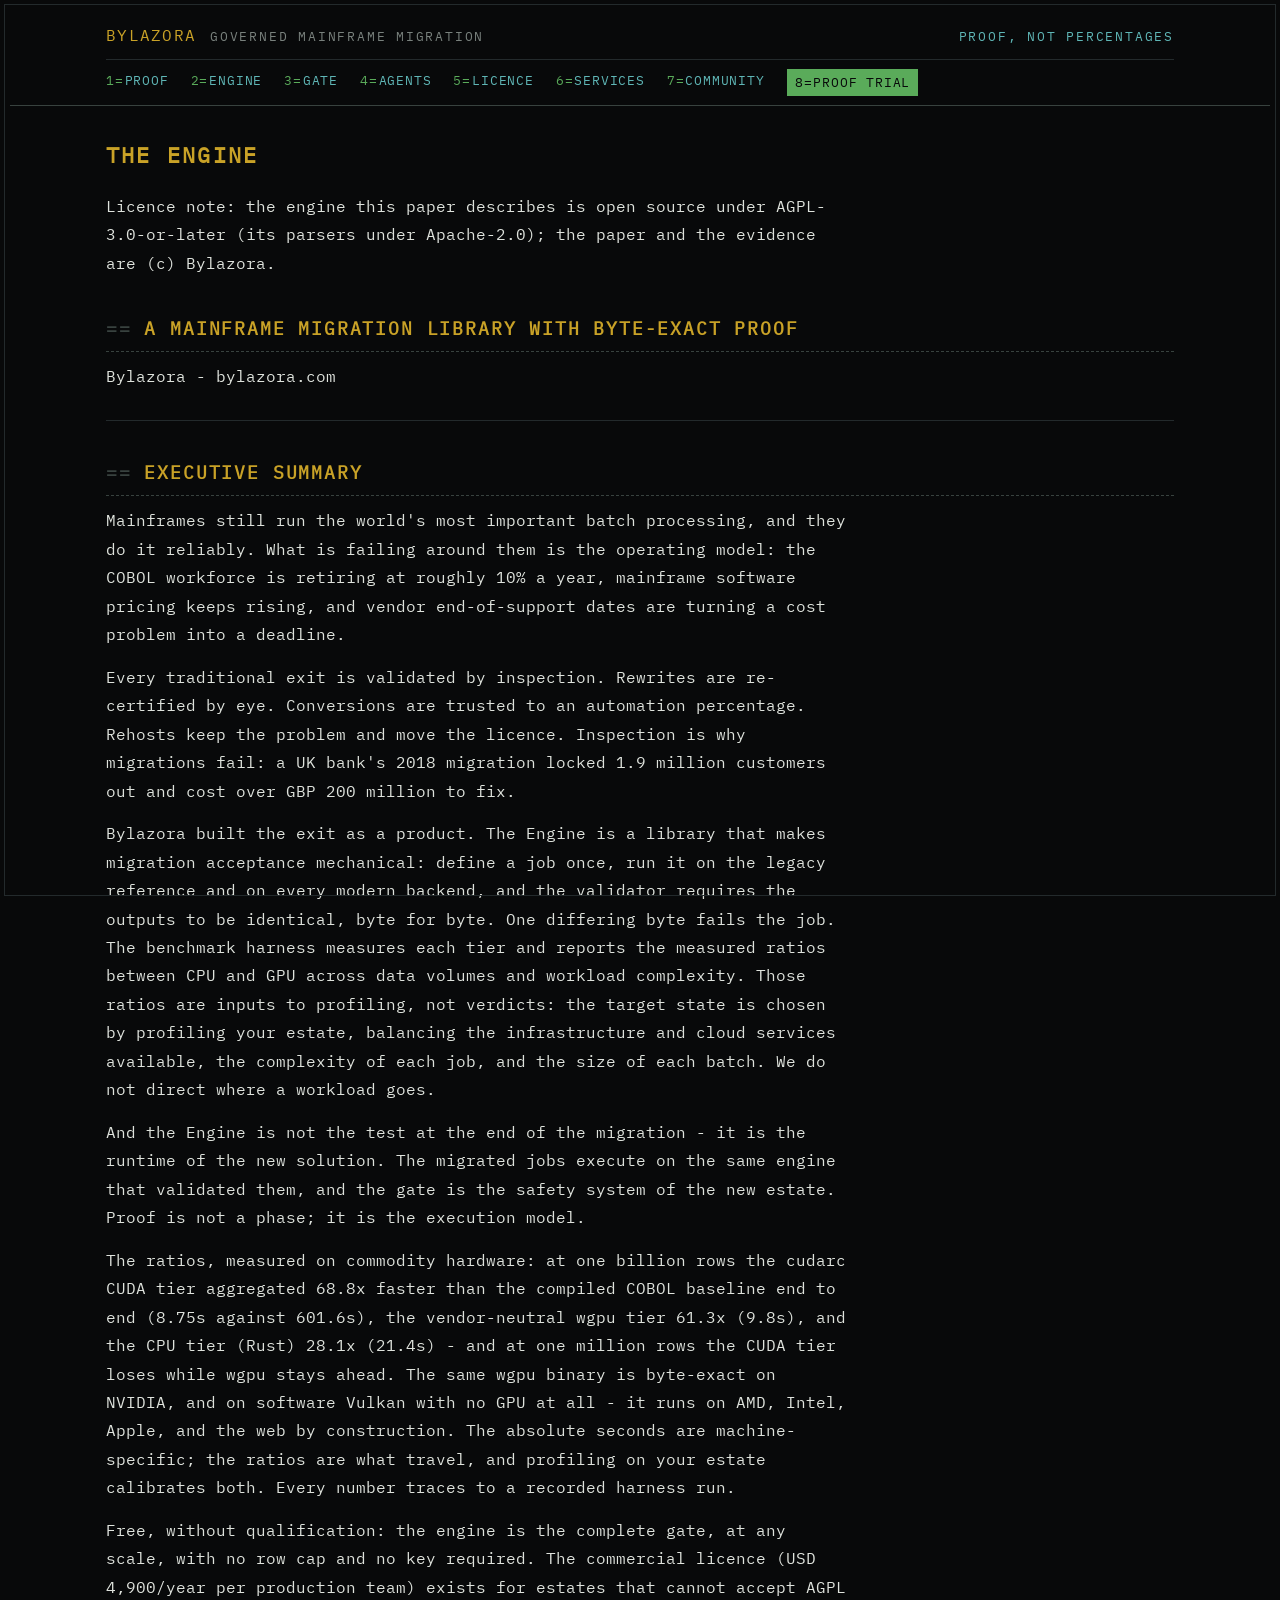
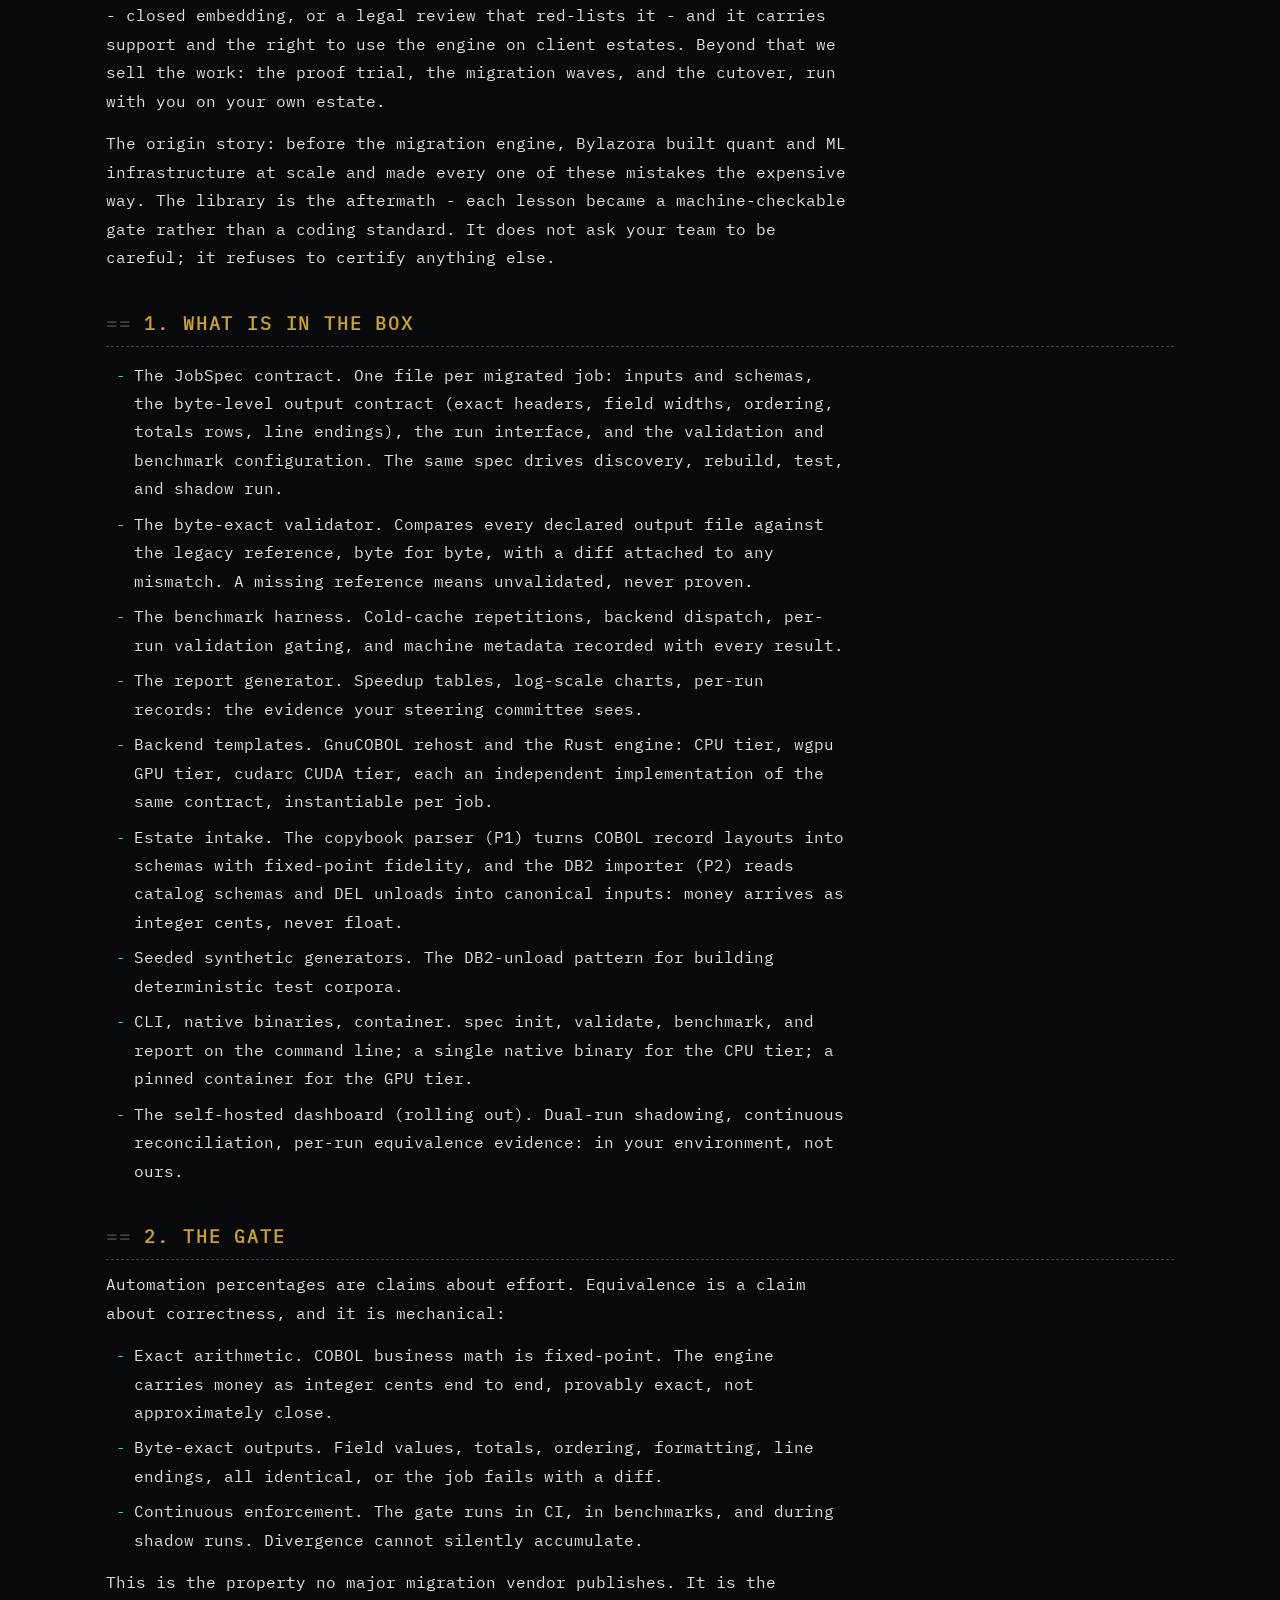
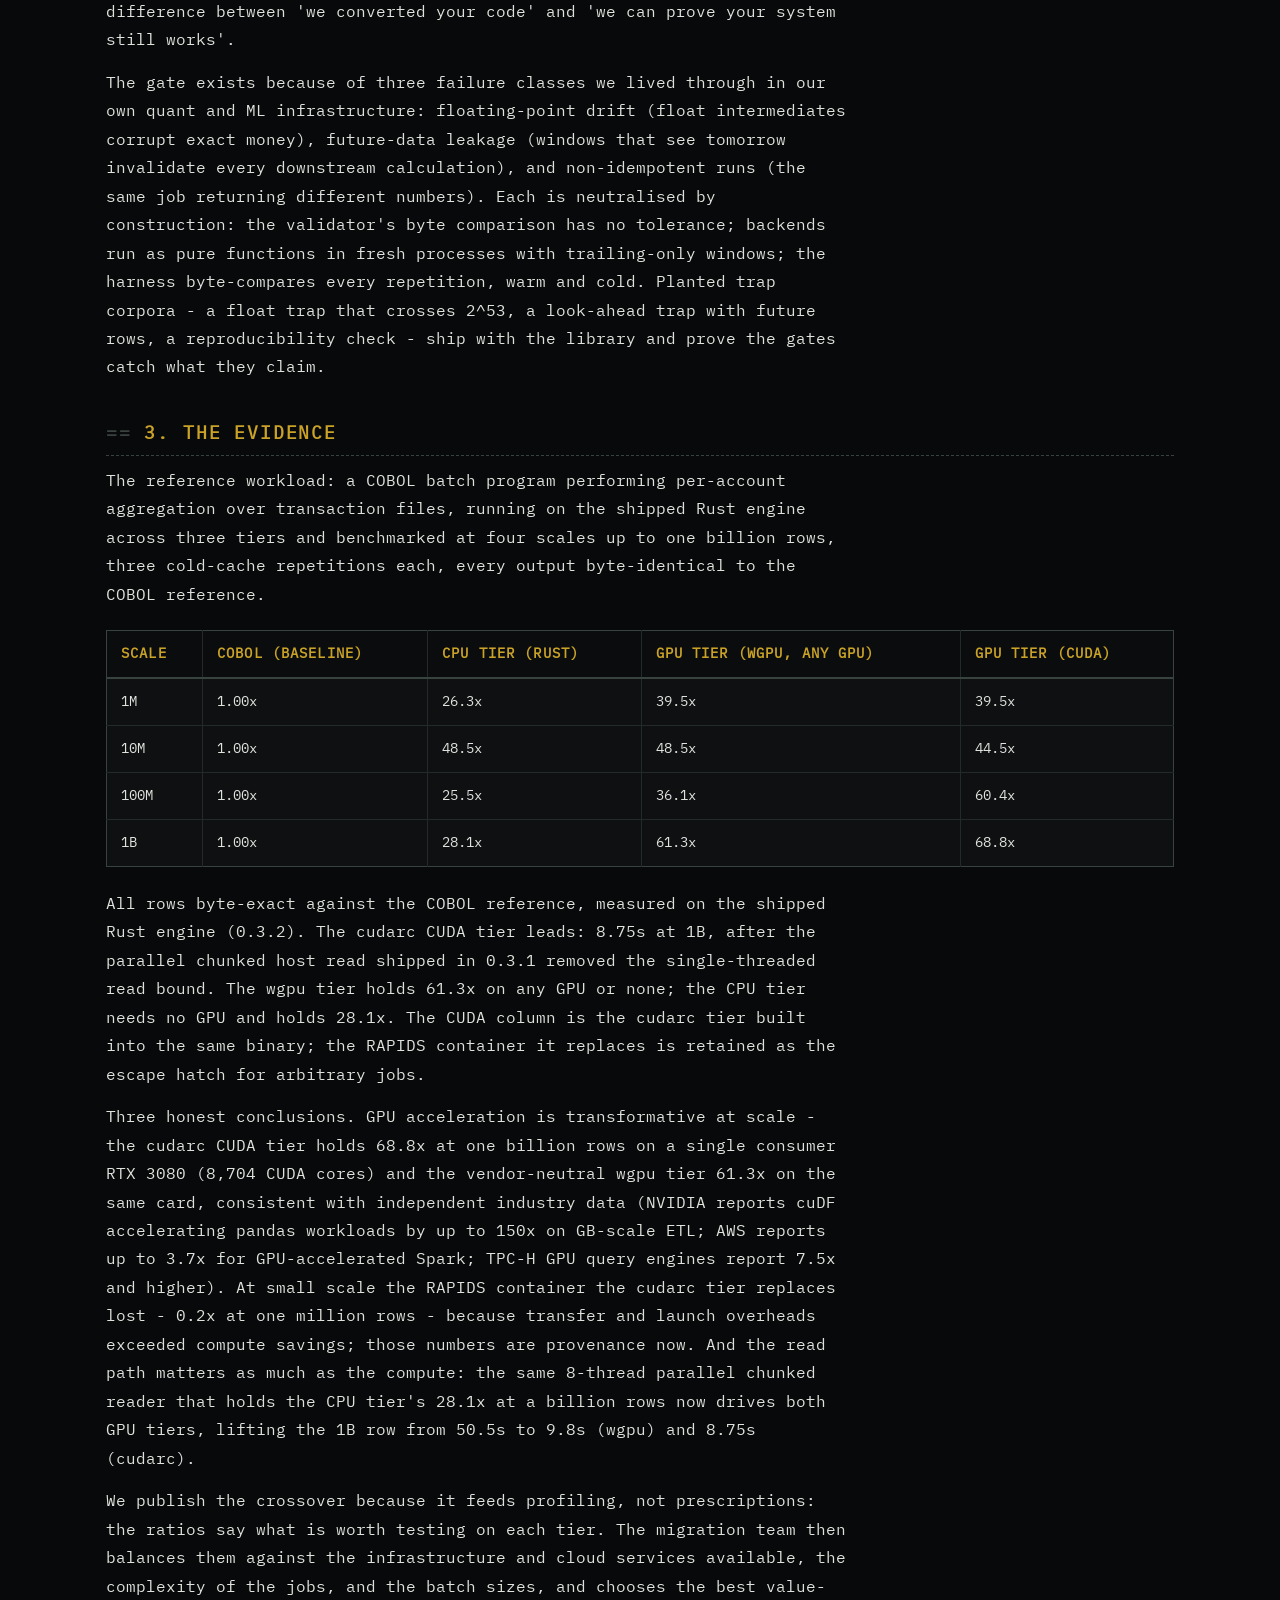
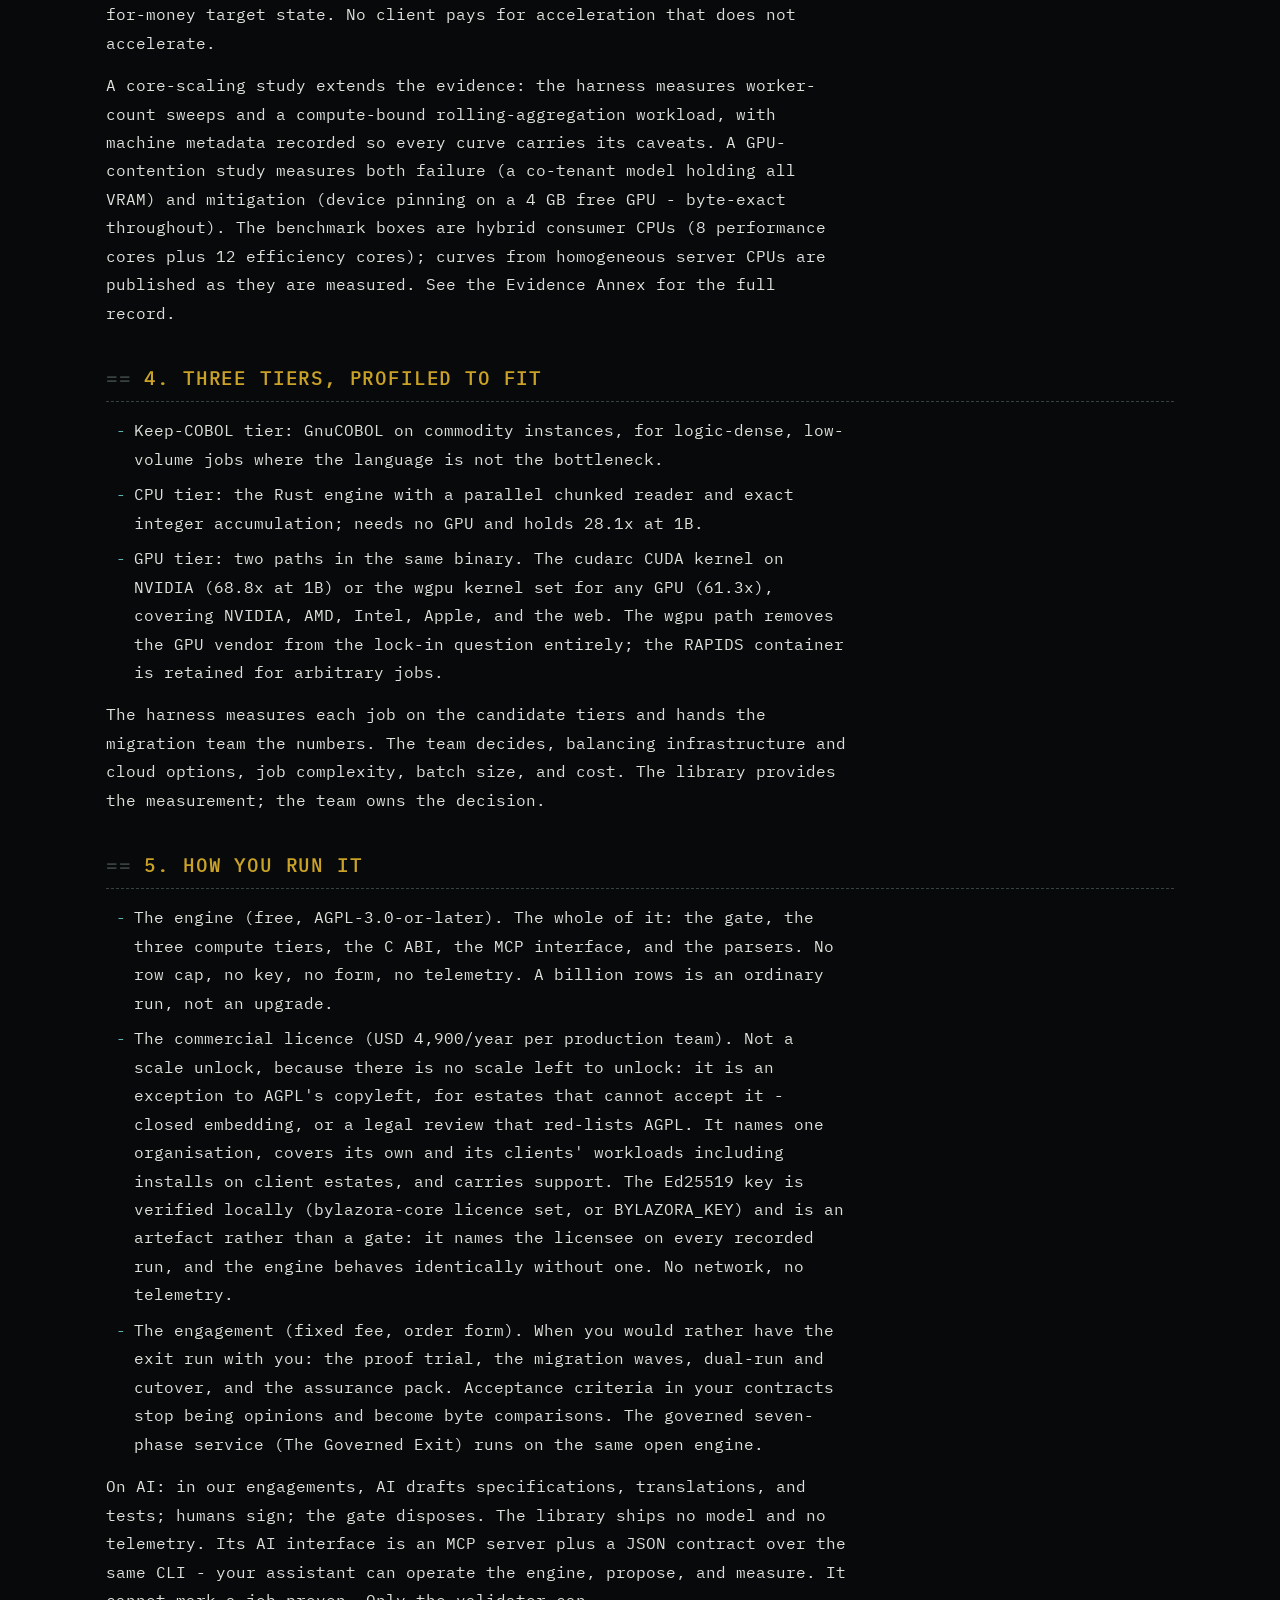
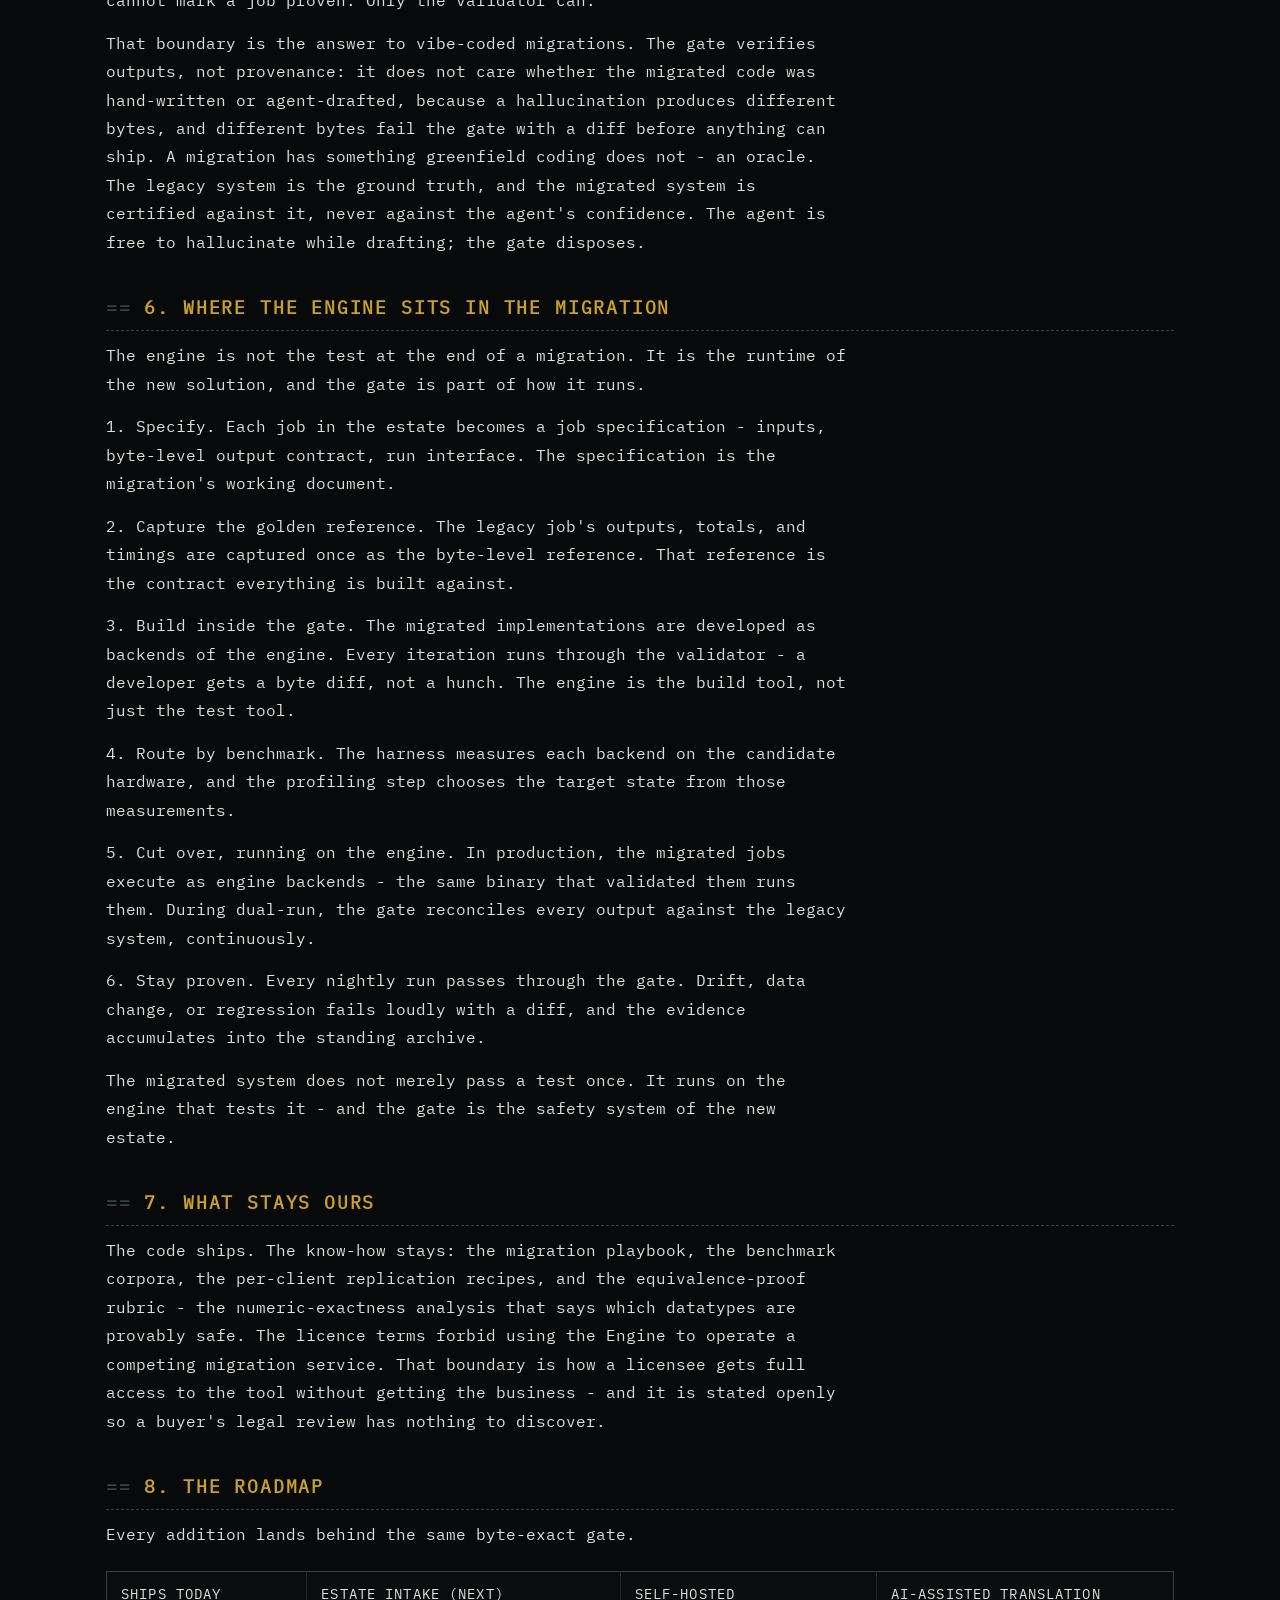
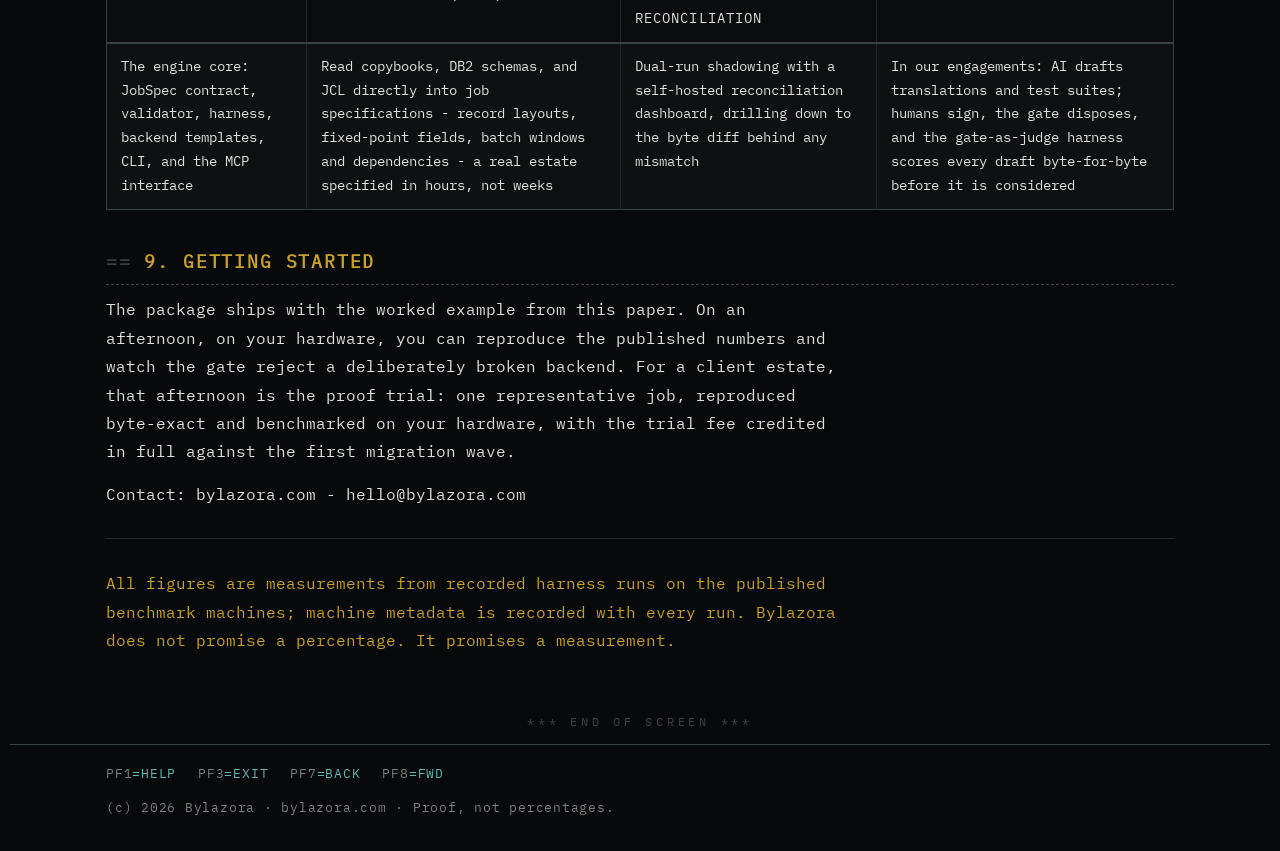
<file: white-paper.html>
<!DOCTYPE html>
<html lang="en">
<head>
<meta charset="utf-8">
<meta name="viewport" content="width=device-width, initial-scale=1">
<title>The Engine - Mainframe Migration Library | Bylazora</title>
<meta name="description" content="Bylazora - governed, AI-enabled mainframe migration to GPU/CPU-enabled cloud.">
<meta property="og:type" content="website">
<meta property="og:site_name" content="Bylazora">
<meta property="og:title" content="The Engine - Mainframe Migration Library | Bylazora">
<meta property="og:description" content="Bylazora - governed, AI-enabled mainframe migration to GPU/CPU-enabled cloud.">
<meta property="og:image" content="https://bylazora.com/assets/bylazora-og.png">
<meta property="og:image:width" content="1200">
<meta property="og:image:height" content="630">
<meta property="og:image:alt" content="BYLAZORA - Proof, not percentages">
<meta property="og:url" content="https://bylazora.com/white-paper.html">
<meta name="twitter:card" content="summary_large_image">
<meta name="twitter:image" content="https://bylazora.com/assets/bylazora-og.png">
<link rel="icon" href="assets/favicon.ico" sizes="any">
<link rel="icon" type="image/png" sizes="32x32" href="assets/favicon-32.png">
<link rel="icon" type="image/png" sizes="16x16" href="assets/favicon-16.png">
<link rel="apple-touch-icon" href="assets/apple-touch-icon.png">
<link rel="stylesheet" href="assets/style-v6.css">
</head>
<body>
<header class="site-header"><div class="wrap"><div class="screen-title"><a class="brand" href="index.html">BYLAZORA</a><span class="screen-sub">GOVERNED MAINFRAME MIGRATION</span><span class="screen-right">PROOF, NOT PERCENTAGES</span></div><nav class="pf-row"><a href="index.html"><span class="pf-key">1=</span>PROOF</a><a href="index.html#paths"><span class="pf-key">2=</span>ENGINE</a><a href="index.html#equivalence"><span class="pf-key">3=</span>GATE</a><a href="index.html#agents"><span class="pf-key">4=</span>AGENTS</a><a href="licence.html"><span class="pf-key">5=</span>LICENCE</a><a href="index.html#engage"><span class="pf-key">6=</span>SERVICES</a><a href="community.html"><span class="pf-key">7=</span>COMMUNITY</a><a class="is-cta" href="index.html#engage"><span class="pf-key">8=</span>PROOF TRIAL</a></nav></div></header>
<main class="doc wrap"><h1>The Engine</h1>
<p><strong>Licence note:</strong> the engine this paper describes is open source under AGPL-3.0-or-later (its parsers under Apache-2.0); the paper and the evidence are (c) Bylazora.</p>
<h2>A mainframe migration library with byte-exact proof</h2>
<p><strong>Bylazora - bylazora.com</strong></p>
<hr>
<h2>Executive summary</h2>
<p>Mainframes still run the world's most important batch processing, and they do it reliably. What is failing around them is the operating model: the COBOL workforce is retiring at roughly 10% a year, mainframe software pricing keeps rising, and vendor end-of-support dates are turning a cost problem into a deadline.</p>
<p>Every traditional exit is validated by inspection. Rewrites are re-certified by eye. Conversions are trusted to an automation percentage. Rehosts keep the problem and move the licence. Inspection is why migrations fail: a UK bank's 2018 migration locked 1.9 million customers out and cost over GBP 200 million to fix.</p>
<p>Bylazora built the exit as a product. <strong>The Engine</strong> is a library that makes migration acceptance mechanical: define a job once, run it on the legacy reference and on every modern backend, and the validator requires the outputs to be identical, byte for byte. One differing byte fails the job. The benchmark harness measures each tier and reports the measured ratios between CPU and GPU across data volumes and workload complexity. Those ratios are inputs to profiling, not verdicts: the target state is chosen by profiling your estate, balancing the infrastructure and cloud services available, the complexity of each job, and the size of each batch. We do not direct where a workload goes.</p>
<p>And the Engine is not the test at the end of the migration - it is the runtime of the new solution. The migrated jobs execute on the same engine that validated them, and the gate is the safety system of the new estate. Proof is not a phase; it is the execution model.</p>
<p>The ratios, measured on commodity hardware: at one billion rows the cudarc CUDA tier aggregated 68.8x faster than the compiled COBOL baseline end to end (8.75s against 601.6s), the vendor-neutral wgpu tier 61.3x (9.8s), and the CPU tier (Rust) 28.1x (21.4s) - and at one million rows the CUDA tier loses while wgpu stays ahead. The same wgpu binary is byte-exact on NVIDIA, and on software Vulkan with no GPU at all - it runs on AMD, Intel, Apple, and the web by construction. The absolute seconds are machine-specific; the ratios are what travel, and profiling on your estate calibrates both. Every number traces to a recorded harness run.</p>
<p>Free, without qualification: the engine is the complete gate, at any scale, with no row cap and no key required. The commercial licence (USD 4,900/year per production team) exists for estates that cannot accept AGPL - closed embedding, or a legal review that red-lists it - and it carries support and the right to use the engine on client estates. Beyond that we sell the work: the proof trial, the migration waves, and the cutover, run with you on your own estate.</p>
<p>The origin story: before the migration engine, Bylazora built quant and ML infrastructure at scale and made every one of these mistakes the expensive way. The library is the aftermath - each lesson became a machine-checkable gate rather than a coding standard. It does not ask your team to be careful; it refuses to certify anything else.</p>
<h2>1. What is in the box</h2>
<ul>
<li>The JobSpec contract. One file per migrated job: inputs and schemas, the byte-level output contract (exact headers, field widths, ordering, totals rows, line endings), the run interface, and the validation and benchmark configuration. The same spec drives discovery, rebuild, test, and shadow run.</li>
<li>The byte-exact validator. Compares every declared output file against the legacy reference, byte for byte, with a diff attached to any mismatch. A missing reference means unvalidated, never proven.</li>
<li>The benchmark harness. Cold-cache repetitions, backend dispatch, per-run validation gating, and machine metadata recorded with every result.</li>
<li>The report generator. Speedup tables, log-scale charts, per-run records: the evidence your steering committee sees.</li>
<li>Backend templates. GnuCOBOL rehost and the Rust engine: CPU tier, wgpu GPU tier, cudarc CUDA tier, each an independent implementation of the same contract, instantiable per job.</li>
<li>Estate intake. The copybook parser (P1) turns COBOL record layouts into schemas with fixed-point fidelity, and the DB2 importer (P2) reads catalog schemas and DEL unloads into canonical inputs: money arrives as integer cents, never float.</li>
<li>Seeded synthetic generators. The DB2-unload pattern for building deterministic test corpora.</li>
<li>CLI, native binaries, container. spec init, validate, benchmark, and report on the command line; a single native binary for the CPU tier; a pinned container for the GPU tier.</li>
<li>The self-hosted dashboard (rolling out). Dual-run shadowing, continuous reconciliation, per-run equivalence evidence: in your environment, not ours.</li>
</ul>
<h2>2. The gate</h2>
<p>Automation percentages are claims about effort. Equivalence is a claim about correctness, and it is mechanical:</p>
<ul>
<li>Exact arithmetic. COBOL business math is fixed-point. The engine carries money as integer cents end to end, provably exact, not approximately close.</li>
<li>Byte-exact outputs. Field values, totals, ordering, formatting, line endings, all identical, or the job fails with a diff.</li>
<li>Continuous enforcement. The gate runs in CI, in benchmarks, and during shadow runs. Divergence cannot silently accumulate.</li>
</ul>
<p>This is the property no major migration vendor publishes. It is the difference between 'we converted your code' and 'we can prove your system still works'.</p>
<p>The gate exists because of three failure classes we lived through in our own quant and ML infrastructure: floating-point drift (float intermediates corrupt exact money), future-data leakage (windows that see tomorrow invalidate every downstream calculation), and non-idempotent runs (the same job returning different numbers). Each is neutralised by construction: the validator's byte comparison has no tolerance; backends run as pure functions in fresh processes with trailing-only windows; the harness byte-compares every repetition, warm and cold. Planted trap corpora - a float trap that crosses 2^53, a look-ahead trap with future rows, a reproducibility check - ship with the library and prove the gates catch what they claim.</p>
<h2>3. The evidence</h2>
<p>The reference workload: a COBOL batch program performing per-account aggregation over transaction files, running on the shipped Rust engine across three tiers and benchmarked at four scales up to one billion rows, three cold-cache repetitions each, every output byte-identical to the COBOL reference.</p>
<table><tr><th>Scale</th><th>COBOL (baseline)</th><th>CPU tier (Rust)</th><th>GPU tier (wgpu, any GPU)</th><th>GPU tier (CUDA)</th></tr><tr><td>1M</td><td>1.00x</td><td>26.3x</td><td>39.5x</td><td>39.5x</td></tr><tr><td>10M</td><td>1.00x</td><td>48.5x</td><td>48.5x</td><td>44.5x</td></tr><tr><td>100M</td><td>1.00x</td><td>25.5x</td><td>36.1x</td><td>60.4x</td></tr><tr><td>1B</td><td>1.00x</td><td>28.1x</td><td>61.3x</td><td>68.8x</td></tr></table>
<p>All rows byte-exact against the COBOL reference, measured on the shipped Rust engine (0.3.2). The cudarc CUDA tier leads: 8.75s at 1B, after the parallel chunked host read shipped in 0.3.1 removed the single-threaded read bound. The wgpu tier holds 61.3x on any GPU or none; the CPU tier needs no GPU and holds 28.1x. The CUDA column is the cudarc tier built into the same binary; the RAPIDS container it replaces is retained as the escape hatch for arbitrary jobs.</p>
<p>Three honest conclusions. GPU acceleration is transformative at scale - the cudarc CUDA tier holds 68.8x at one billion rows on a single consumer RTX 3080 (8,704 CUDA cores) and the vendor-neutral wgpu tier 61.3x on the same card, consistent with independent industry data (NVIDIA reports cuDF accelerating pandas workloads by up to 150x on GB-scale ETL; AWS reports up to 3.7x for GPU-accelerated Spark; TPC-H GPU query engines report 7.5x and higher). At small scale the RAPIDS container the cudarc tier replaces lost - 0.2x at one million rows - because transfer and launch overheads exceeded compute savings; those numbers are provenance now. And the read path matters as much as the compute: the same 8-thread parallel chunked reader that holds the CPU tier's 28.1x at a billion rows now drives both GPU tiers, lifting the 1B row from 50.5s to 9.8s (wgpu) and 8.75s (cudarc).</p>
<p>We publish the crossover because it feeds profiling, not prescriptions: the ratios say what is worth testing on each tier. The migration team then balances them against the infrastructure and cloud services available, the complexity of the jobs, and the batch sizes, and chooses the best value-for-money target state. No client pays for acceleration that does not accelerate.</p>
<p>A core-scaling study extends the evidence: the harness measures worker-count sweeps and a compute-bound rolling-aggregation workload, with machine metadata recorded so every curve carries its caveats. A GPU-contention study measures both failure (a co-tenant model holding all VRAM) and mitigation (device pinning on a 4 GB free GPU - byte-exact throughout). The benchmark boxes are hybrid consumer CPUs (8 performance cores plus 12 efficiency cores); curves from homogeneous server CPUs are published as they are measured. See the Evidence Annex for the full record.</p>
<h2>4. Three tiers, profiled to fit</h2>
<ul>
<li>Keep-COBOL tier: GnuCOBOL on commodity instances, for logic-dense, low-volume jobs where the language is not the bottleneck.</li>
<li>CPU tier: the Rust engine with a parallel chunked reader and exact integer accumulation; needs no GPU and holds 28.1x at 1B.</li>
<li>GPU tier: two paths in the same binary. The cudarc CUDA kernel on NVIDIA (68.8x at 1B) or the wgpu kernel set for any GPU (61.3x), covering NVIDIA, AMD, Intel, Apple, and the web. The wgpu path removes the GPU vendor from the lock-in question entirely; the RAPIDS container is retained for arbitrary jobs.</li>
</ul>
<p>The harness measures each job on the candidate tiers and hands the migration team the numbers. The team decides, balancing infrastructure and cloud options, job complexity, batch size, and cost. The library provides the measurement; the team owns the decision.</p>
<h2>5. How you run it</h2>
<ul>
<li>The engine (free, AGPL-3.0-or-later). The whole of it: the gate, the three compute tiers, the C ABI, the MCP interface, and the parsers. No row cap, no key, no form, no telemetry. A billion rows is an ordinary run, not an upgrade.</li>
<li>The commercial licence (USD 4,900/year per production team). Not a scale unlock, because there is no scale left to unlock: it is an exception to AGPL's copyleft, for estates that cannot accept it - closed embedding, or a legal review that red-lists AGPL. It names one organisation, covers its own and its clients' workloads including installs on client estates, and carries support. The Ed25519 key is verified locally (bylazora-core licence set, or BYLAZORA_KEY) and is an artefact rather than a gate: it names the licensee on every recorded run, and the engine behaves identically without one. No network, no telemetry.</li>
<li>The engagement (fixed fee, order form). When you would rather have the exit run with you: the proof trial, the migration waves, dual-run and cutover, and the assurance pack. Acceptance criteria in your contracts stop being opinions and become byte comparisons. The governed seven-phase service (The Governed Exit) runs on the same open engine.</li>
</ul>
<p>On AI: in our engagements, AI drafts specifications, translations, and tests; humans sign; the gate disposes. The library ships no model and no telemetry. Its AI interface is an MCP server plus a JSON contract over the same CLI - your assistant can operate the engine, propose, and measure. It cannot mark a job proven. Only the validator can.</p>
<p>That boundary is the answer to vibe-coded migrations. The gate verifies outputs, not provenance: it does not care whether the migrated code was hand-written or agent-drafted, because a hallucination produces different bytes, and different bytes fail the gate with a diff before anything can ship. A migration has something greenfield coding does not - an oracle. The legacy system is the ground truth, and the migrated system is certified against it, never against the agent's confidence. The agent is free to hallucinate while drafting; the gate disposes.</p>
<h2>6. Where the engine sits in the migration</h2>
<p>The engine is not the test at the end of a migration. It is the runtime of the new solution, and the gate is part of how it runs.</p>
<p>1. <strong>Specify.</strong> Each job in the estate becomes a job specification - inputs, byte-level output contract, run interface. The specification is the migration's working document.</p>
<p>2. <strong>Capture the golden reference.</strong> The legacy job's outputs, totals, and timings are captured once as the byte-level reference. That reference is the contract everything is built against.</p>
<p>3. <strong>Build inside the gate.</strong> The migrated implementations are developed as backends of the engine. Every iteration runs through the validator - a developer gets a byte diff, not a hunch. The engine is the build tool, not just the test tool.</p>
<p>4. <strong>Route by benchmark.</strong> The harness measures each backend on the candidate hardware, and the profiling step chooses the target state from those measurements.</p>
<p>5. <strong>Cut over, running on the engine.</strong> In production, the migrated jobs execute as engine backends - the same binary that validated them runs them. During dual-run, the gate reconciles every output against the legacy system, continuously.</p>
<p>6. <strong>Stay proven.</strong> Every nightly run passes through the gate. Drift, data change, or regression fails loudly with a diff, and the evidence accumulates into the standing archive.</p>
<p>The migrated system does not merely pass a test once. It runs on the engine that tests it - and the gate is the safety system of the new estate.</p>
<h2>7. What stays ours</h2>
<p>The code ships. The know-how stays: the migration playbook, the benchmark corpora, the per-client replication recipes, and the equivalence-proof rubric - the numeric-exactness analysis that says which datatypes are provably safe. The licence terms forbid using the Engine to operate a competing migration service. That boundary is how a licensee gets full access to the tool without getting the business - and it is stated openly so a buyer's legal review has nothing to discover.</p>
<h2>8. The roadmap</h2>
<p>Every addition lands behind the same byte-exact gate.</p>
<table class="roadmap"><tr><th><strong>Ships today</strong></th><th><strong>Estate intake (next)</strong></th><th><strong>Self-hosted reconciliation</strong></th><th><strong>AI-assisted translation</strong></th></tr><tr><td>The engine core: JobSpec contract, validator, harness, backend templates, CLI, and the MCP interface</td><td>Read copybooks, DB2 schemas, and JCL directly into job specifications - record layouts, fixed-point fields, batch windows and dependencies - a real estate specified in hours, not weeks</td><td>Dual-run shadowing with a self-hosted reconciliation dashboard, drilling down to the byte diff behind any mismatch</td><td>In our engagements: AI drafts translations and test suites; humans sign, the gate disposes, and the gate-as-judge harness scores every draft byte-for-byte before it is considered</td></tr></table>
<h2>9. Getting started</h2>
<p>The package ships with the worked example from this paper. On an afternoon, on your hardware, you can reproduce the published numbers and watch the gate reject a deliberately broken backend. For a client estate, that afternoon is the proof trial: one representative job, reproduced byte-exact and benchmarked on your hardware, with the trial fee credited in full against the first migration wave.</p>
<p>Contact: bylazora.com - hello@bylazora.com</p>
<hr>
<p><em>All figures are measurements from recorded harness runs on the published benchmark machines; machine metadata is recorded with every run. Bylazora does not promise a percentage. It promises a measurement.</em></p></main>
<p class="eos">*** END OF SCREEN ***</p>
<footer class="site-footer"><div class="wrap"><p class="pf-legend"><a href="white-paper.html"><span class="pf-key">PF1</span>=HELP</a><a href="index.html"><span class="pf-key">PF3</span>=EXIT</a><a href="index.html" onclick="history.back();return false;"><span class="pf-key">PF7</span>=BACK</a><a href="index.html" onclick="history.forward();return false;"><span class="pf-key">PF8</span>=FWD</a></p><p class="copyright">(c) 2026 Bylazora &middot; bylazora.com &middot; Proof, not percentages.</p></div></footer>
</body>
</html>
</file>
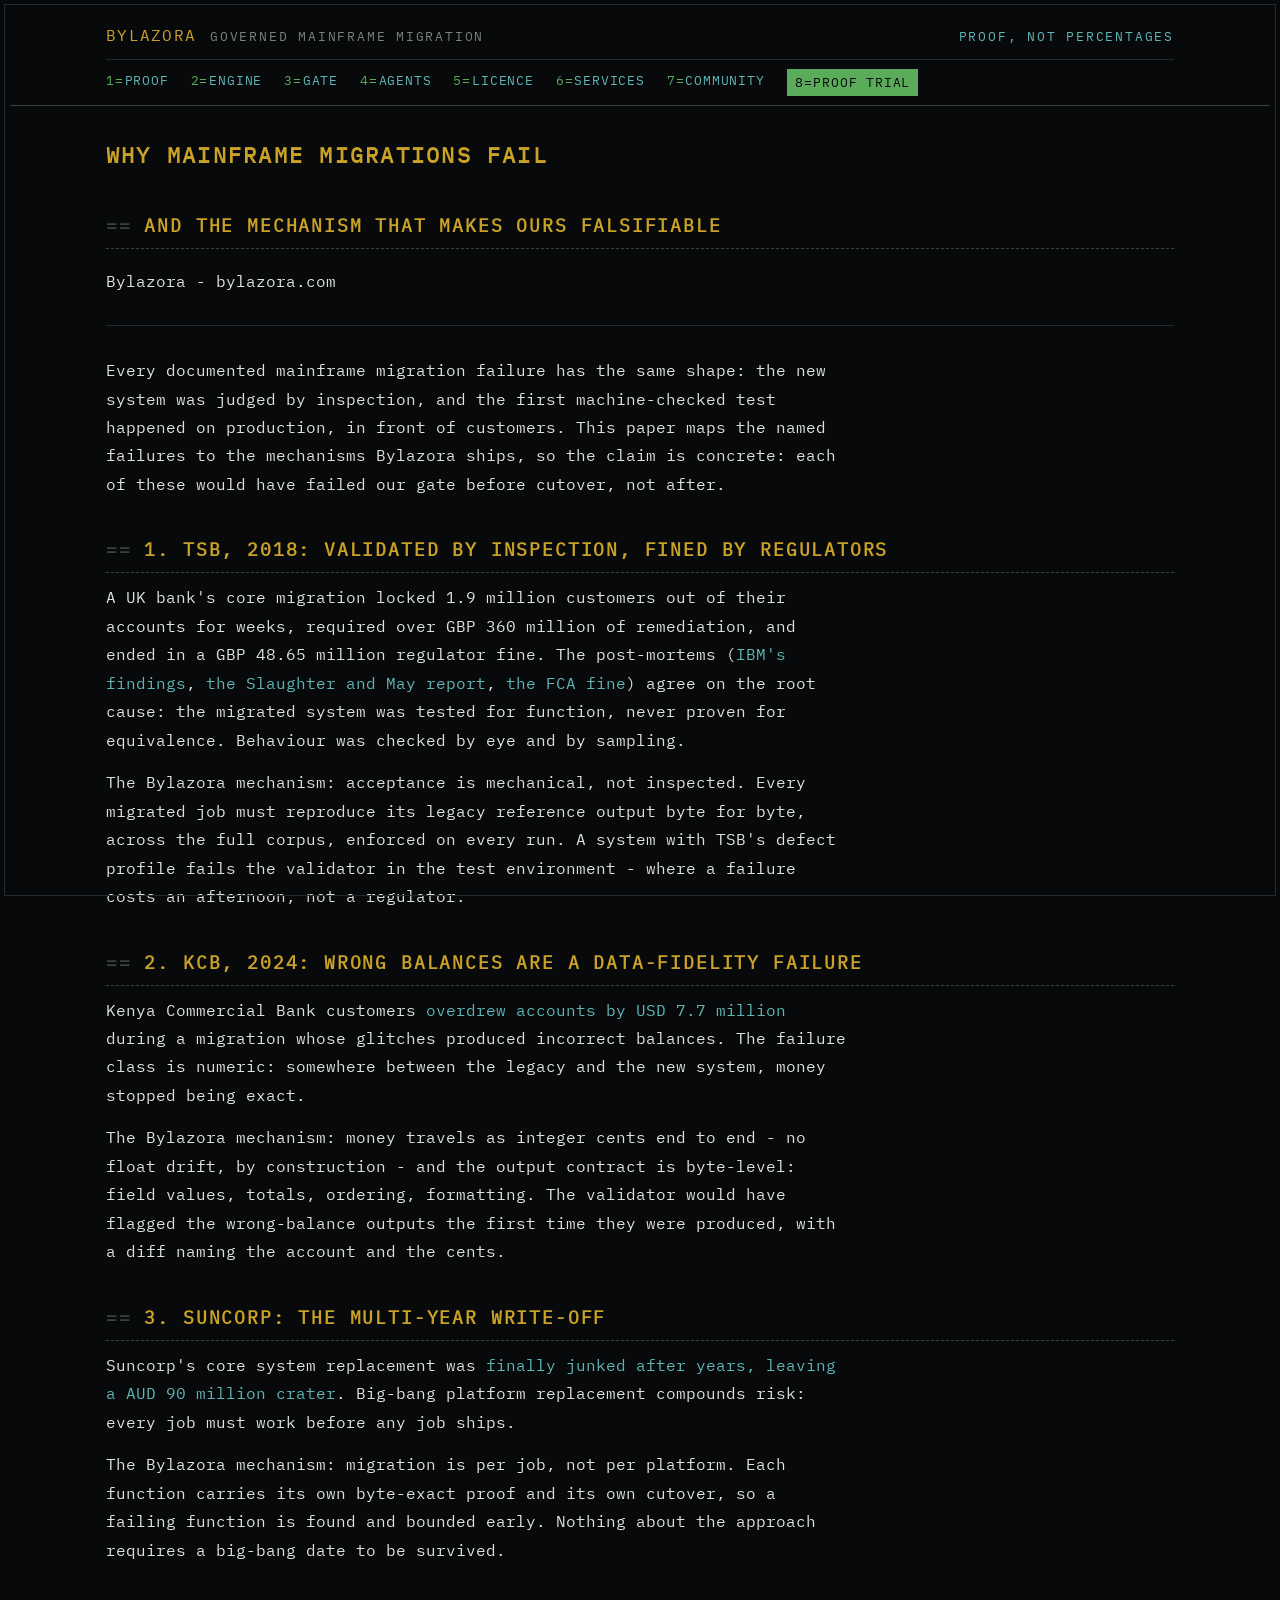
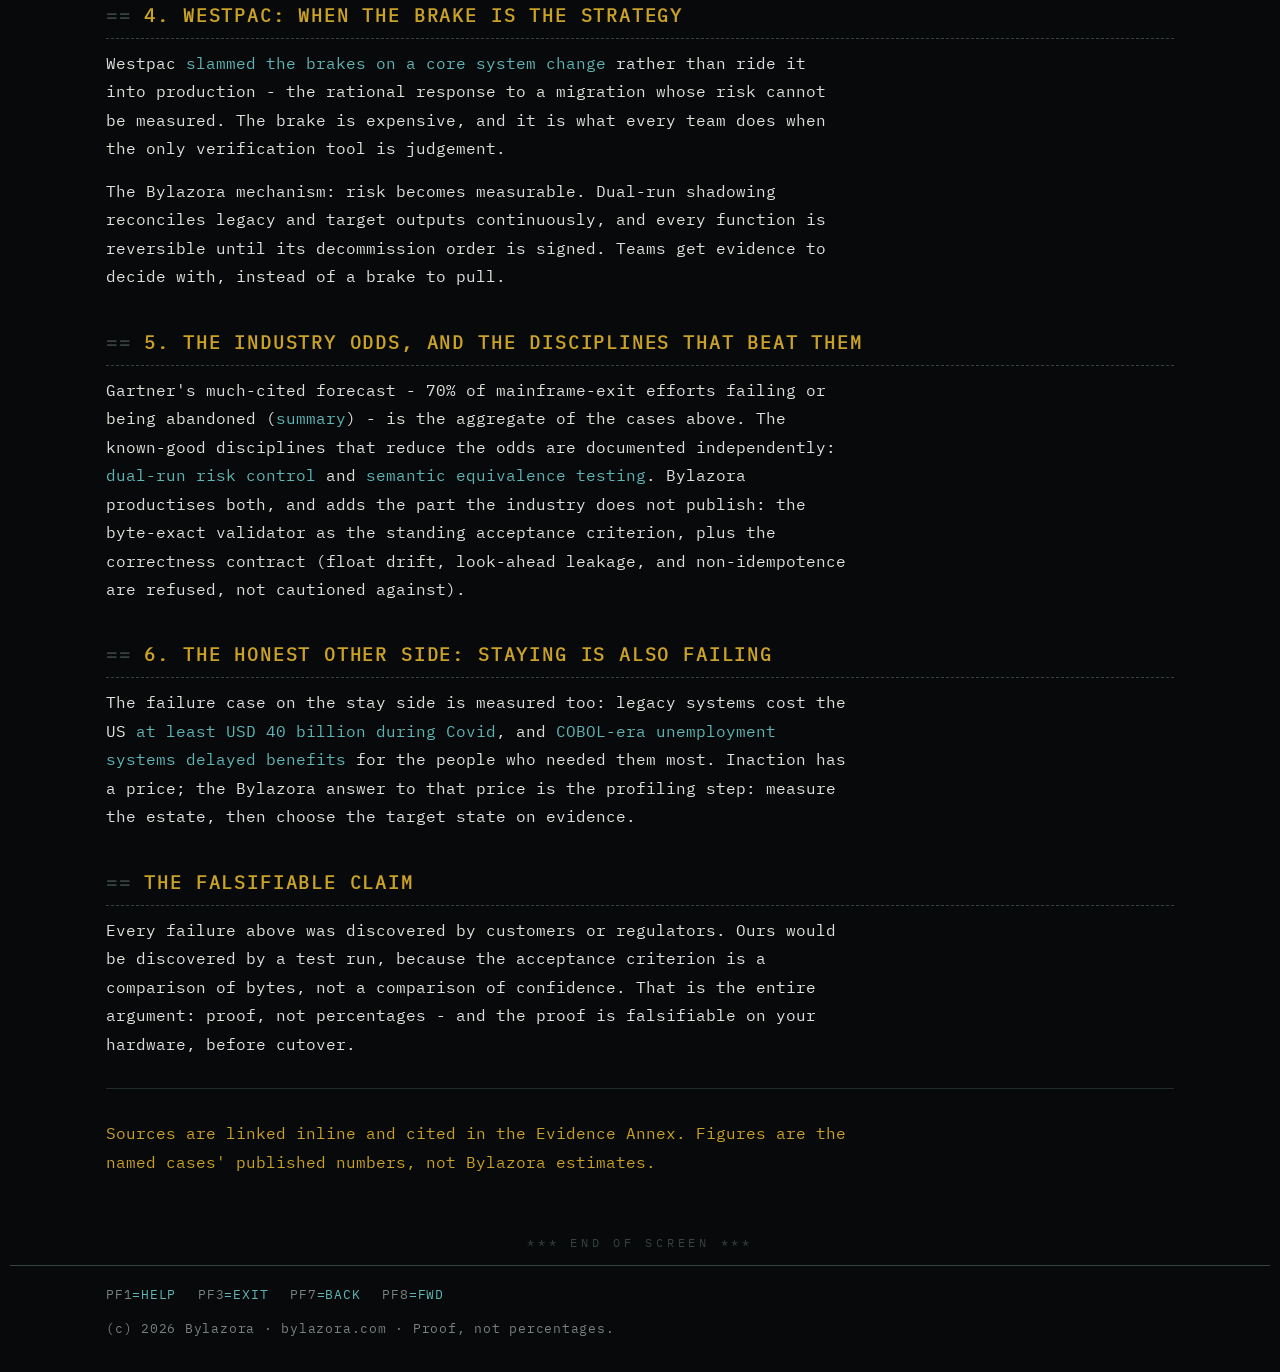
<file: why-migrations-fail.html>
<!DOCTYPE html>
<html lang="en">
<head>
<meta charset="utf-8">
<meta name="viewport" content="width=device-width, initial-scale=1">
<title>Why Mainframe Migrations Fail | Bylazora</title>
<meta name="description" content="Bylazora - governed, AI-enabled mainframe migration to GPU/CPU-enabled cloud.">
<meta property="og:type" content="website">
<meta property="og:site_name" content="Bylazora">
<meta property="og:title" content="Why Mainframe Migrations Fail | Bylazora">
<meta property="og:description" content="Bylazora - governed, AI-enabled mainframe migration to GPU/CPU-enabled cloud.">
<meta property="og:image" content="https://bylazora.com/assets/bylazora-og.png">
<meta property="og:image:width" content="1200">
<meta property="og:image:height" content="630">
<meta property="og:image:alt" content="BYLAZORA - Proof, not percentages">
<meta property="og:url" content="https://bylazora.com/why-migrations-fail.html">
<meta name="twitter:card" content="summary_large_image">
<meta name="twitter:image" content="https://bylazora.com/assets/bylazora-og.png">
<link rel="icon" href="assets/favicon.ico" sizes="any">
<link rel="icon" type="image/png" sizes="32x32" href="assets/favicon-32.png">
<link rel="icon" type="image/png" sizes="16x16" href="assets/favicon-16.png">
<link rel="apple-touch-icon" href="assets/apple-touch-icon.png">
<link rel="stylesheet" href="assets/style-v6.css">
</head>
<body>
<header class="site-header"><div class="wrap"><div class="screen-title"><a class="brand" href="index.html">BYLAZORA</a><span class="screen-sub">GOVERNED MAINFRAME MIGRATION</span><span class="screen-right">PROOF, NOT PERCENTAGES</span></div><nav class="pf-row"><a href="index.html"><span class="pf-key">1=</span>PROOF</a><a href="index.html#paths"><span class="pf-key">2=</span>ENGINE</a><a href="index.html#equivalence"><span class="pf-key">3=</span>GATE</a><a href="index.html#agents"><span class="pf-key">4=</span>AGENTS</a><a href="licence.html"><span class="pf-key">5=</span>LICENCE</a><a href="index.html#engage"><span class="pf-key">6=</span>SERVICES</a><a href="community.html"><span class="pf-key">7=</span>COMMUNITY</a><a class="is-cta" href="index.html#engage"><span class="pf-key">8=</span>PROOF TRIAL</a></nav></div></header>
<main class="doc wrap"><h1>Why mainframe migrations fail</h1>
<h2>And the mechanism that makes ours falsifiable</h2>
<p><strong>Bylazora - bylazora.com</strong></p>
<hr>
<p>Every documented mainframe migration failure has the same shape: the new system was judged by inspection, and the first machine-checked test happened on production, in front of customers. This paper maps the named failures to the mechanisms Bylazora ships, so the claim is concrete: each of these would have failed our gate before cutover, not after.</p>
<h2>1. TSB, 2018: validated by inspection, fined by regulators</h2>
<p>A UK bank's core migration locked 1.9 million customers out of their accounts for weeks, required over GBP 360 million of remediation, and ended in a GBP 48.65 million regulator fine. The post-mortems (<a href="https://www.computerweekly.com/news/252443551/IBM-early-findings-on-disastrous-TSB-core-banking-system-migration-released">IBM's findings</a>, <a href="https://www.theguardian.com/business/2019/nov/19/tsb-it-meltdown-report-computer-failure-accounts">the Slaughter and May report</a>, <a href="https://www.thisismoney.co.uk/money/markets/article-11557371/TSB-fined-nearly-49m-City-regulators-botched-upgrade.html">the FCA fine</a>) agree on the root cause: the migrated system was tested for function, never proven for equivalence. Behaviour was checked by eye and by sampling.</p>
<p><strong>The Bylazora mechanism:</strong> acceptance is mechanical, not inspected. Every migrated job must reproduce its legacy reference output byte for byte, across the full corpus, enforced on every run. A system with TSB's defect profile fails the validator in the test environment - where a failure costs an afternoon, not a regulator.</p>
<h2>2. KCB, 2024: wrong balances are a data-fidelity failure</h2>
<p>Kenya Commercial Bank customers <a href="https://techcabal.com/2024/11/05/kcb-customers-overdraw-accounts-by-7-7-million/">overdrew accounts by USD 7.7 million</a> during a migration whose glitches produced incorrect balances. The failure class is numeric: somewhere between the legacy and the new system, money stopped being exact.</p>
<p><strong>The Bylazora mechanism:</strong> money travels as integer cents end to end - no float drift, by construction - and the output contract is byte-level: field values, totals, ordering, formatting. The validator would have flagged the wrong-balance outputs the first time they were produced, with a diff naming the account and the cents.</p>
<h2>3. Suncorp: the multi-year write-off</h2>
<p>Suncorp's core system replacement was <a href="https://www.itnews.com.au/news/suncorps-oracle-core-finally-junked-leaves-90m-crater-547982">finally junked after years, leaving a AUD 90 million crater</a>. Big-bang platform replacement compounds risk: every job must work before any job ships.</p>
<p><strong>The Bylazora mechanism:</strong> migration is per job, not per platform. Each function carries its own byte-exact proof and its own cutover, so a failing function is found and bounded early. Nothing about the approach requires a big-bang date to be survived.</p>
<h2>4. Westpac: when the brake is the strategy</h2>
<p>Westpac <a href="http://www2.computerworld.co.nz/article/print/496763/westpac_slams_brakes_core_system_change/">slammed the brakes on a core system change</a> rather than ride it into production - the rational response to a migration whose risk cannot be measured. The brake is expensive, and it is what every team does when the only verification tool is judgement.</p>
<p><strong>The Bylazora mechanism:</strong> risk becomes measurable. Dual-run shadowing reconciles legacy and target outputs continuously, and every function is reversible until its decommission order is signed. Teams get evidence to decide with, instead of a brake to pull.</p>
<h2>5. The industry odds, and the disciplines that beat them</h2>
<p>Gartner's much-cited forecast - 70% of mainframe-exit efforts failing or being abandoned (<a href="https://www.zengines.ai/resource-collection/mainframe-modernization-gartner-70-percent-fail">summary</a>) - is the aggregate of the cases above. The known-good disciplines that reduce the odds are documented independently: <a href="https://plavno.io/company/insights/google-cloud-mainframe-migration-dual-run">dual-run risk control</a> and <a href="https://dev.to/banuap/zero-variance-proving-cobol-to-java-semantic-equivalence-with-a-live-mainframe-emulator-on-aws-1ani">semantic equivalence testing</a>. Bylazora productises both, and adds the part the industry does not publish: the byte-exact validator as the standing acceptance criterion, plus the correctness contract (float drift, look-ahead leakage, and non-idempotence are refused, not cautioned against).</p>
<h2>6. The honest other side: staying is also failing</h2>
<p>The failure case on the stay side is measured too: legacy systems cost the US <a href="https://www.ft.com/content/7610a755-27e3-4792-a337-27d9b301000b">at least USD 40 billion during Covid</a>, and <a href="https://www.atlantafed.org/research-and-data/publications/working-papers/2025/10/16/14-coboling-together-ui-benefits-how-delays-in-fiscal-stabilizers-affect-aggregate-consumption">COBOL-era unemployment systems delayed benefits</a> for the people who needed them most. Inaction has a price; the Bylazora answer to that price is the profiling step: measure the estate, then choose the target state on evidence.</p>
<h2>The falsifiable claim</h2>
<p>Every failure above was discovered by customers or regulators. Ours would be discovered by a test run, because the acceptance criterion is a comparison of bytes, not a comparison of confidence. That is the entire argument: <strong>proof, not percentages - and the proof is falsifiable on your hardware, before cutover.</strong></p>
<hr>
<p><em>Sources are linked inline and cited in the Evidence Annex. Figures are the named cases' published numbers, not Bylazora estimates.</em></p></main>
<p class="eos">*** END OF SCREEN ***</p>
<footer class="site-footer"><div class="wrap"><p class="pf-legend"><a href="white-paper.html"><span class="pf-key">PF1</span>=HELP</a><a href="index.html"><span class="pf-key">PF3</span>=EXIT</a><a href="index.html" onclick="history.back();return false;"><span class="pf-key">PF7</span>=BACK</a><a href="index.html" onclick="history.forward();return false;"><span class="pf-key">PF8</span>=FWD</a></p><p class="copyright">(c) 2026 Bylazora &middot; bylazora.com &middot; Proof, not percentages.</p></div></footer>
</body>
</html>
</file>
<file: assets/style-v6.css>
/* ==========================================================================
   Bylazora - 3270 screen stylesheet (style-v6)

   The site is a 3270 session. Not a dark theme with a monospace font: an
   actual screen. Black field, IBM Plex Mono throughout, the 3270 extended
   colour set used as FIELDS rather than decoration, ASCII rules and bordered
   panels rather than cards.

   Field colours, as a 3270 session assigned them:
     green      default text, values, pass
     turquoise  hyperlinks, field labels, keys
     yellow     headings and screen titles (high intensity)
     white      long-form body copy (the papers and the evidence annex)
     red        failure

   Deliberately absent: scanline overlays, CRT flicker, glow blur on body
   text, fake boot sequences. That is costume, not a screen.

   One weight only (Plex Mono 400). A real 3270 had no bold: intensity was
   colour. Emphasis is therefore colour, not weight.
   ========================================================================== */

@font-face {
  font-family: "IBM Plex Mono";
  font-style: normal;
  font-weight: 400;
  font-display: swap;
  src: url("fonts/ibm-plex-mono-latin-400-normal.woff2") format("woff2");
}

:root {
  --screen: #08090a;
  --panel: #0e1012;
  --inset: #0a0c0d;

  /* Structure carries NO colour. On a real screen the rules, the field
     boundaries and the panel edges were not a hue at all: only characters
     were coloured. Painting the chrome green too is what turned the first
     pass into a wall of green. */
  --rule: #232a2c;
  --rule-bright: #38423f;

  /* Text intensity, not hue, is the primary hierarchy - as it was on a
     monochrome 3270, where "high intensity" was the same phosphor driven
     harder. */
  --text: #5aab5a;        /* normal intensity: body copy. ~6.6:1 on --screen,
                             against ~13:1 for the neon green this replaced,
                             which is glare rather than phosphor. */
  --text-dim: #79817d;    /* notes, metadata, secondary chrome */
  --text-hi: #dfe3dd;     /* high intensity: long-form reading, emphasis */

  --green: #5aab5a;       /* the phosphor itself */
  --green-hi: #7cc47c;    /* intensified field */
  --turquoise: #5fb6b6;   /* links, field labels */
  --yellow: #c9a227;      /* headings: gold, not lemon */
  --red: #cf5a51;         /* failures: brick, not fire-engine */

  --mono: "IBM Plex Mono", "Consolas", "Courier New", monospace;
  --measure: 74ch;
}

* { margin: 0; padding: 0; box-sizing: border-box; }

html { background: var(--screen); scrollbar-color: var(--rule-bright) var(--screen); scrollbar-width: thin; }
::-webkit-scrollbar { width: 11px; height: 11px; }
::-webkit-scrollbar-track { background: var(--screen); border-left: 1px solid var(--rule); }
::-webkit-scrollbar-thumb { background: var(--rule-bright); border: 2px solid var(--screen); }
::-webkit-scrollbar-thumb:hover { background: var(--green-dim); }

body {
  background: var(--screen);
  color: var(--green);
  font-family: var(--mono);
  font-size: 15px;
  line-height: 1.7;
  padding: 10px;
  -webkit-font-smoothing: antialiased;
}

/* The screen frame: a fixed 1px rule around the viewport, drawn inside the
   body padding so it never crosses text. */
body::after {
  content: "";
  position: fixed;
  inset: 4px;
  border: 1px solid var(--rule);
  pointer-events: none;
  z-index: 60;
}

.wrap { max-width: 1120px; margin: 0 auto; padding: 0 26px; }

/* Field labels and dot leaders, the way a panel laid out KEY . . . : VALUE */
.field { color: var(--turquoise); text-transform: uppercase; letter-spacing: 0.06em; font-size: 0.86rem; }
.dots { color: var(--rule-bright); }

a { color: var(--turquoise); text-decoration: none; border-bottom: 1px solid transparent; }
a:hover, a:focus-visible { color: var(--green-hi); border-bottom-color: var(--green-hi); }

/* High intensity: 3270 emphasis was brighter, not bolder. */
strong, b { font-weight: 400; color: var(--text-hi); }
em, i { font-style: normal; color: var(--yellow); }

/* ---------------------------------------------------------------- header -- */

.site-header {
  position: sticky;
  top: 0;
  z-index: 40;
  background: var(--screen);
  border-bottom: 1px solid var(--rule-bright);
  box-shadow: 0 0 0 1px var(--screen);
}
.site-header .wrap { padding-top: 12px; padding-bottom: 0; }

.screen-title {
  display: flex;
  align-items: baseline;
  gap: 14px;
  flex-wrap: wrap;
  padding-bottom: 10px;
}
.brand {
  color: var(--yellow);
  letter-spacing: 0.08em;
  font-size: 0.98rem;
  border-bottom: none;
}
.brand:hover { color: var(--yellow); border-bottom-color: var(--yellow); }
.screen-sub { color: var(--text-dim); letter-spacing: 0.14em; font-size: 0.8rem; text-transform: uppercase; }
.screen-right { margin-left: auto; color: var(--turquoise); letter-spacing: 0.14em; font-size: 0.8rem; text-transform: uppercase; }

.pf-row {
  display: flex;
  flex-wrap: wrap;
  gap: 4px 22px;
  padding: 9px 0;
  border-top: 1px solid var(--rule);
  font-size: 0.84rem;
  letter-spacing: 0.06em;
}
.pf-row a { color: var(--turquoise); border-bottom: none; text-transform: uppercase; }
.pf-row a:hover { color: var(--green-hi); border-bottom: none; }
.pf-row a .pf-key { color: var(--green); margin-right: 1px; }
.pf-row a:hover .pf-key { color: var(--yellow); }
.pf-row a.is-cta { color: var(--screen); background: var(--green); padding: 2px 8px; }
.pf-row a.is-cta .pf-key { color: var(--screen); }
.pf-row a.is-cta:hover { background: var(--green-hi); color: var(--screen); }

/* ------------------------------------------------------------------ hero -- */

.hero { padding: 72px 0 44px; }
.kicker {
  color: var(--turquoise);
  text-transform: uppercase;
  letter-spacing: 0.2em;
  font-size: 0.78rem;
  margin-bottom: 22px;
}
.hero h1 {
  font-size: clamp(1.7rem, 4.4vw, 3rem);
  line-height: 1.2;
  color: var(--yellow);
  letter-spacing: 0.02em;
  text-transform: uppercase;
  max-width: 26ch;
}
.hero h1 .accent { color: var(--green); }
.cursor {
  display: inline-block;
  width: 0.62em;
  height: 1em;
  margin-left: 0.12em;
  background: var(--green);
  vertical-align: -0.08em;
  animation: blink 1.05s step-end infinite;
}
@keyframes blink { 0%, 49% { opacity: 1; } 50%, 100% { opacity: 0; } }

.lede { max-width: var(--measure); margin-top: 24px; color: var(--green); }
.lede + .lede { margin-top: 14px; }
.hero-ctas { margin-top: 30px; display: flex; gap: 12px; flex-wrap: wrap; }

/* --------------------------------------------------------------- buttons -- */

.btn {
  display: inline-block;
  padding: 9px 16px;
  border: 1px solid var(--green);
  color: var(--green);
  letter-spacing: 0.1em;
  text-transform: uppercase;
  font-size: 0.82rem;
  background: transparent;
}
.btn::before { content: "[ "; color: var(--text-dim); }
.btn::after { content: " ]"; color: var(--text-dim); }
.btn:hover { background: var(--green); color: var(--screen); border-bottom-color: var(--green); }
.btn:hover::before, .btn:hover::after { color: var(--screen); }
.btn-primary { background: var(--green); color: var(--screen); }
.btn-primary::before, .btn-primary::after { color: var(--screen); }
.btn-primary:hover { background: var(--green-hi); border-color: var(--green-hi); }
.btn-ghost { border-color: var(--rule-bright); color: var(--turquoise); }
.btn-ghost::before, .btn-ghost::after { color: var(--rule-bright); }
.btn-ghost:hover { background: var(--turquoise); color: var(--screen); border-color: var(--turquoise); }
.btn-ghost:hover::before, .btn-ghost:hover::after { color: var(--screen); }

/* -------------------------------------------------------------- sections -- */

.section { padding: 52px 0; border-top: 1px solid var(--rule); }
.section.alt { background: var(--inset); }
.section h2 {
  color: var(--yellow);
  font-size: 1.28rem;
  text-transform: uppercase;
  letter-spacing: 0.12em;
  margin-bottom: 20px;
  border-bottom: 1px dashed var(--rule-bright);
  padding-bottom: 10px;
}
.section h2::before { content: "== "; color: var(--rule-bright); }
.section h3 { color: var(--green); font-size: 1rem; letter-spacing: 0.04em; margin-bottom: 8px; text-transform: uppercase; }
.section-lede { color: var(--green); max-width: var(--measure); margin-bottom: 28px; }
.note {
  color: var(--text-dim);
  font-size: 0.88rem;
  margin-top: 26px;
  border-top: 1px dashed var(--rule-bright);
  padding-top: 14px;
  max-width: 96ch;
}
.note::before { content: "NOTE  "; color: var(--turquoise); }

/* Narrative groups: bordered fields, never rounded cards. */
.three-col { display: grid; grid-template-columns: repeat(3, 1fr); gap: 1px; background: var(--rule-bright); border: 1px solid var(--rule-bright); margin-bottom: 28px; }
.card { background: var(--panel); padding: 20px; }
.card p { color: var(--green); font-size: 0.92rem; }
.card p + p { margin-top: 10px; }
.card h3 { color: var(--yellow); text-transform: uppercase; letter-spacing: 0.08em; font-size: 0.88rem; margin-bottom: 12px; border-bottom: 1px solid var(--rule); padding-bottom: 8px; }
.card .tier { color: var(--turquoise); font-size: 0.78rem; text-transform: uppercase; letter-spacing: 0.1em; margin-bottom: 8px; }
.card code { color: var(--yellow); background: transparent; }
.card .sig { font-size: 0.78rem; color: var(--text-dim); margin-top: 12px; }
.card .btn { margin-top: 12px; }

.two-col { display: grid; grid-template-columns: 1fr 1fr; gap: 40px; align-items: start; }
/* Four field panels: 2x2 keeps the measure readable, where a 4-wide row would not. */
.grid-2x2 { display: grid; grid-template-columns: repeat(2, 1fr); gap: 1px; background: var(--rule-bright); border: 1px solid var(--rule-bright); margin-bottom: 28px; }
.pullquote {
  margin-top: 22px;
  color: var(--yellow);
  border-left: 2px solid var(--rule-bright);
  padding-left: 16px;
  font-size: 1.02rem;
  text-transform: uppercase;
  letter-spacing: 0.06em;
}

/* The governed cycle: numbered steps, the way a panel listed options. */
ol.cycle { list-style: none; counter-reset: step; margin-top: 8px; border-top: 1px solid var(--rule); }
ol.cycle li {
  counter-increment: step;
  padding: 14px 0 14px 62px;
  position: relative;
  border-bottom: 1px solid var(--rule);
  max-width: 100ch;
}
ol.cycle li::before {
  content: "0" counter(step) ".";
  position: absolute;
  left: 0;
  top: 14px;
  color: var(--turquoise);
  letter-spacing: 0.06em;
}
ol.cycle li strong { color: var(--yellow); }

/* ------------------------------------------------- exhibits and tables --- */

.codeblock {
  background: var(--panel);
  border: 1px solid var(--rule-bright);
  padding: 18px 20px;
  overflow-x: auto;
  font-size: 0.88rem;
  line-height: 1.62;
}
.codeblock pre { margin: 0; }
.codeblock code { color: var(--green); }
.codeblock .ok { color: var(--green); }
.codeblock .bad { color: var(--red); }

table {
  width: 100%;
  border-collapse: collapse;
  margin: 22px 0;
  background: var(--panel);
  border: 1px solid var(--rule-bright);
}
th, td { padding: 11px 14px; text-align: left; border-bottom: 1px solid var(--rule); font-size: 0.9rem; color: var(--green); vertical-align: top; }
/* Column separators: without these a table reads as a modern grid, not a screen. */
th + th, td + td { border-left: 1px solid var(--rule); }
table tr:first-child th { border-bottom: 2px solid var(--rule-bright); }
th {
  color: var(--yellow);
  text-transform: uppercase;
  letter-spacing: 0.08em;
  font-size: 0.78rem;
  background: var(--inset);
  border-bottom: 1px solid var(--rule-bright);
}
tr:last-child td { border-bottom: none; }
td strong { color: var(--green-hi); }
.ok, .pass { color: var(--green-hi); }
.bad, .fail { color: var(--red); }

/* The benchmark chart, as a terminal table. */
.ascii-table {
  overflow-x: auto;
  margin: 24px 0;
  padding: 18px 20px;
  background: var(--panel);
  border: 1px solid var(--rule-bright);
  color: var(--green);
  font-size: 0.82rem;
  line-height: 1.55;
  white-space: pre;
  tab-size: 4;
}
.ascii-table .hdr { color: var(--yellow); }

/* ------------------------------------------------------------------ docs -- */

.doc main, main.doc { padding-bottom: 20px; }
.doc h1 { color: var(--yellow); font-size: 1.4rem; text-transform: uppercase; letter-spacing: 0.1em; margin: 30px 0 10px; }
.doc h2 { color: var(--yellow); font-size: 1.14rem; text-transform: uppercase; letter-spacing: 0.1em; margin-top: 36px; border-bottom: 1px dashed var(--rule-bright); padding-bottom: 7px; }
.doc h2::before { content: "== "; color: var(--rule-bright); }
.doc h3 { color: var(--green-hi); font-size: 1rem; text-transform: uppercase; letter-spacing: 0.06em; margin-top: 24px; }
.doc h4 { color: var(--turquoise); text-transform: uppercase; letter-spacing: 0.06em; font-size: 0.9rem; margin-top: 18px; }
.doc h1 + p, .doc h2 + p, .doc h3 + p { margin-top: 10px; }

/* Long-form reading: white on black at a comfortable measure, never 14px
   green. This is the one place the extended palette earns its keep. */
.doc p, .doc li { color: var(--text-hi); font-size: 16px; line-height: 1.78; max-width: var(--measure); }
.doc p { margin: 14px 0; }
.doc ul { margin: 14px 0 14px 4px; list-style: none; }
.doc ul li { padding-left: 24px; position: relative; margin: 7px 0; }
.doc ul li::before { content: "-"; position: absolute; left: 6px; color: var(--turquoise); }
.doc ul ul { margin: 6px 0 6px 18px; }
.doc hr { border: none; border-top: 1px solid var(--rule); margin: 30px 0; }
.doc a { color: var(--turquoise); }
.doc a:hover { color: var(--green-hi); border-bottom-color: var(--green-hi); }
.doc code { color: var(--yellow); font-size: 0.92em; }
.doc pre {
  background: var(--panel);
  border: 1px solid var(--rule-bright);
  padding: 16px;
  overflow-x: auto;
  margin: 18px 0;
  color: var(--green);
}
.doc pre code { color: var(--green); }
.doc table, .doc th, .doc td { font-size: 0.88rem; }
.doc th { color: var(--yellow); }
.doc td { color: var(--text-hi); }
.doc strong { color: var(--text-hi); }
.doc > p:first-of-type { margin-top: 18px; }

/* ------------------------------------------------------- cta and footer --- */

.cta { text-align: left; }
.contact-line { margin-top: 14px; }
.eos { text-align: center; color: var(--rule-bright); letter-spacing: 0.3em; font-size: 0.78rem; padding: 22px 0 4px; }

.site-footer { border-top: 1px solid var(--rule-bright); margin-top: 8px; padding: 18px 0 22px; }
.pf-legend { display: flex; flex-wrap: wrap; gap: 4px 22px; font-size: 0.8rem; letter-spacing: 0.06em; text-transform: uppercase; }
.pf-legend a { color: var(--turquoise); border-bottom: none; }
.pf-legend a:hover { color: var(--green-hi); border-bottom: none; }
.pf-legend .pf-key { color: var(--text-dim); }
.pf-legend a:hover .pf-key { color: var(--green-hi); }
.copyright { margin-top: 12px; color: var(--text-dim); font-size: 0.8rem; letter-spacing: 0.06em; }

/* Responsive: the screen reflows to one field per row. */
@media (max-width: 900px) {
  .three-col, .two-col, .grid-2x2 { grid-template-columns: 1fr; }
  .hero { padding: 46px 0 32px; }
  .wrap { padding: 0 16px; }
  .hero h1 { max-width: none; }
  .screen-right { display: none; }
  .doc p, .doc li { font-size: 15px; }
}
@media (max-width: 560px) {
  .pf-row { gap: 4px 14px; font-size: 0.78rem; }
  .screen-sub { display: none; }
}

@media (prefers-reduced-motion: reduce) {
  .cursor { animation: none; opacity: 1; }
}

@media print {
  body { background: #fff; color: #000; }
  body::after { display: none; }
}
</file>
